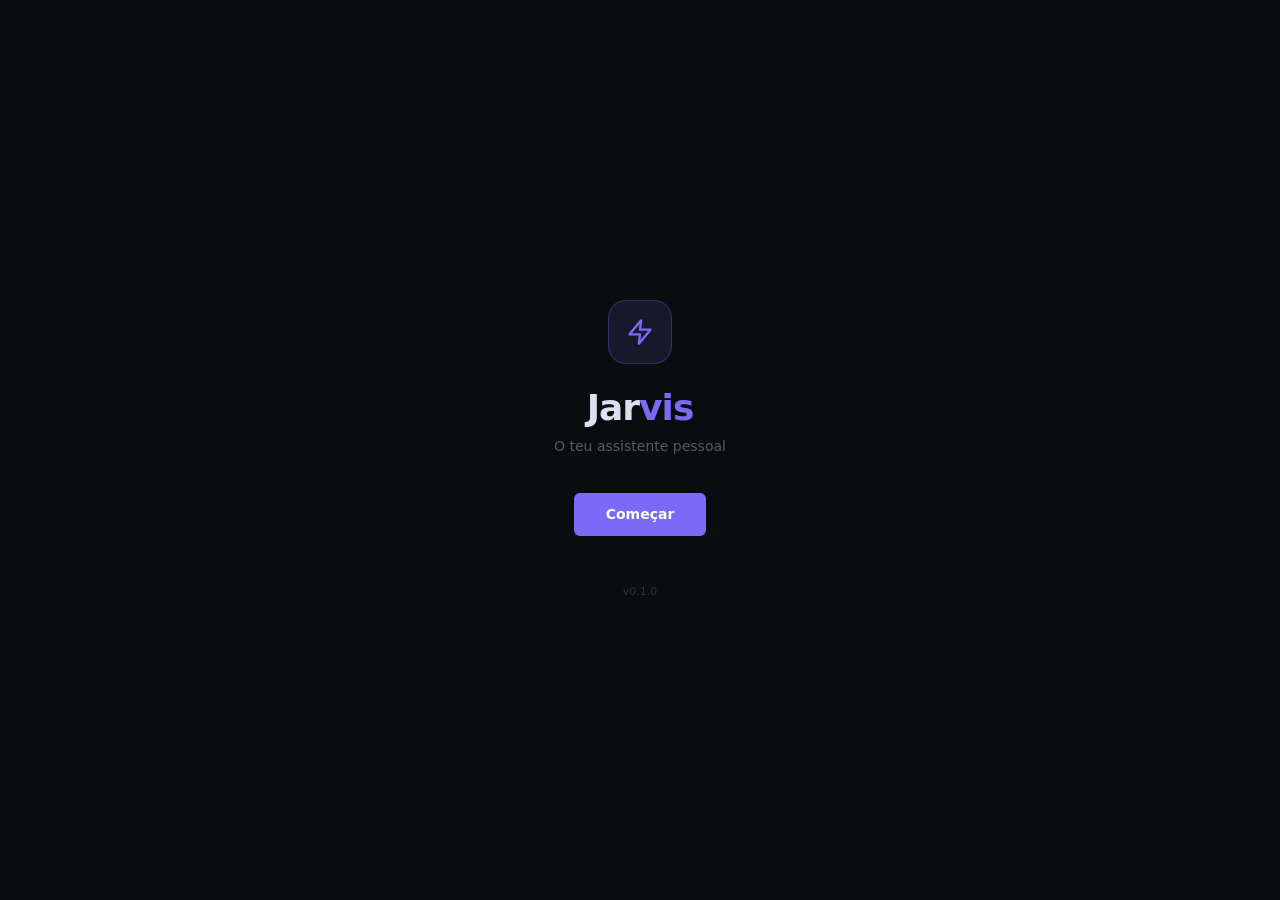
<file: jarvis-desktop-app/src/index.html>
<!DOCTYPE html>
<html lang="pt">
<head>
  <meta charset="UTF-8" />
  <meta name="viewport" content="width=device-width, initial-scale=1.0" />
  <title>Jarvis</title>
  <link rel="stylesheet" href="https://maxcdn.bootstrapcdn.com/bootstrap/3.4.1/css/bootstrap.min.css" />
  <link rel="stylesheet" href="css/styles.css" />
  <link rel="stylesheet" href="css/home.css" />
</head>
<body class="page-home">

<div class="home-wrap">
  <div class="home-icon brand-icon">
    <svg viewBox="0 0 24 24" fill="none" stroke="currentColor" stroke-width="2"
         stroke-linecap="round" stroke-linejoin="round">
      <polygon points="13 2 3 14 12 14 11 22 21 10 12 10 13 2"></polygon>
    </svg>
  </div>

  <h1>Jar<span>vis</span></h1>
  <p class="subtitle">O teu assistente pessoal</p>

  <a class="btn-start" href="login.html">Começar</a>

  <span class="version">v0.1.0</span>
</div>

</body>
</html>
</file>
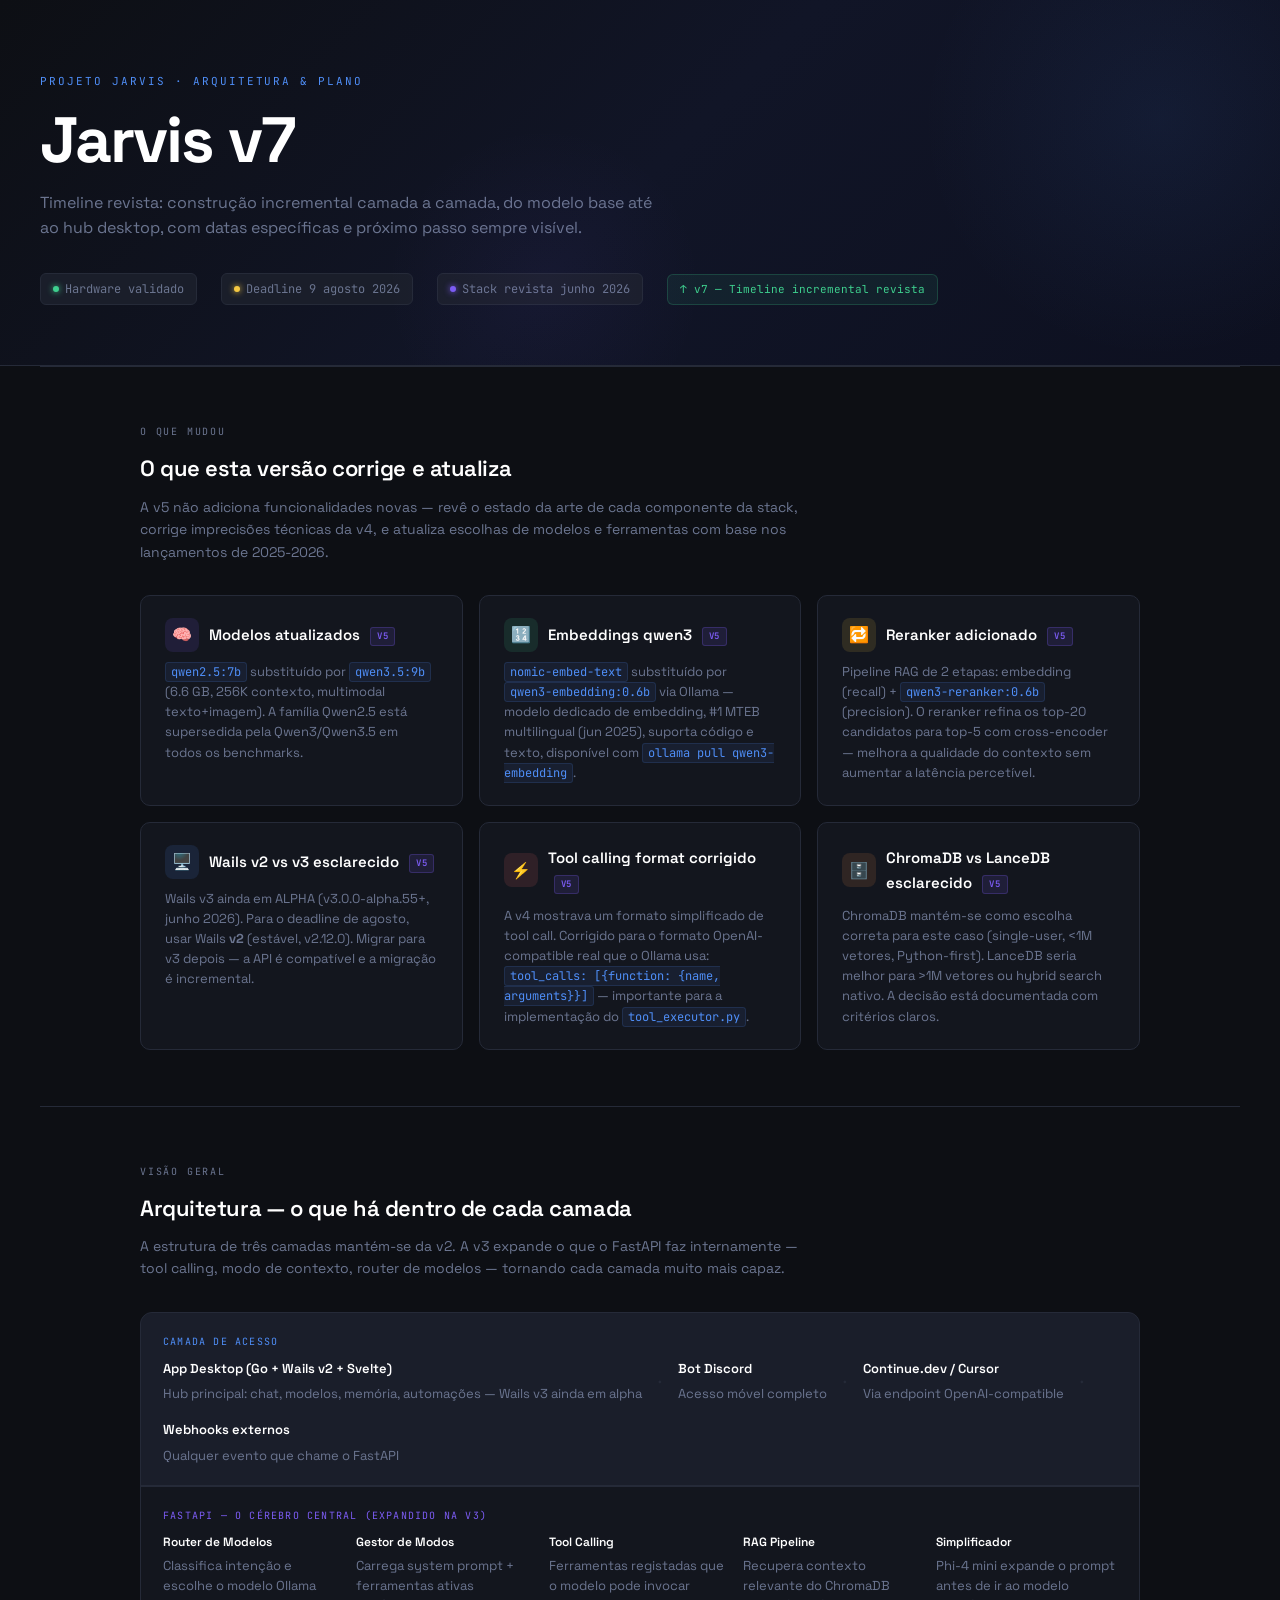
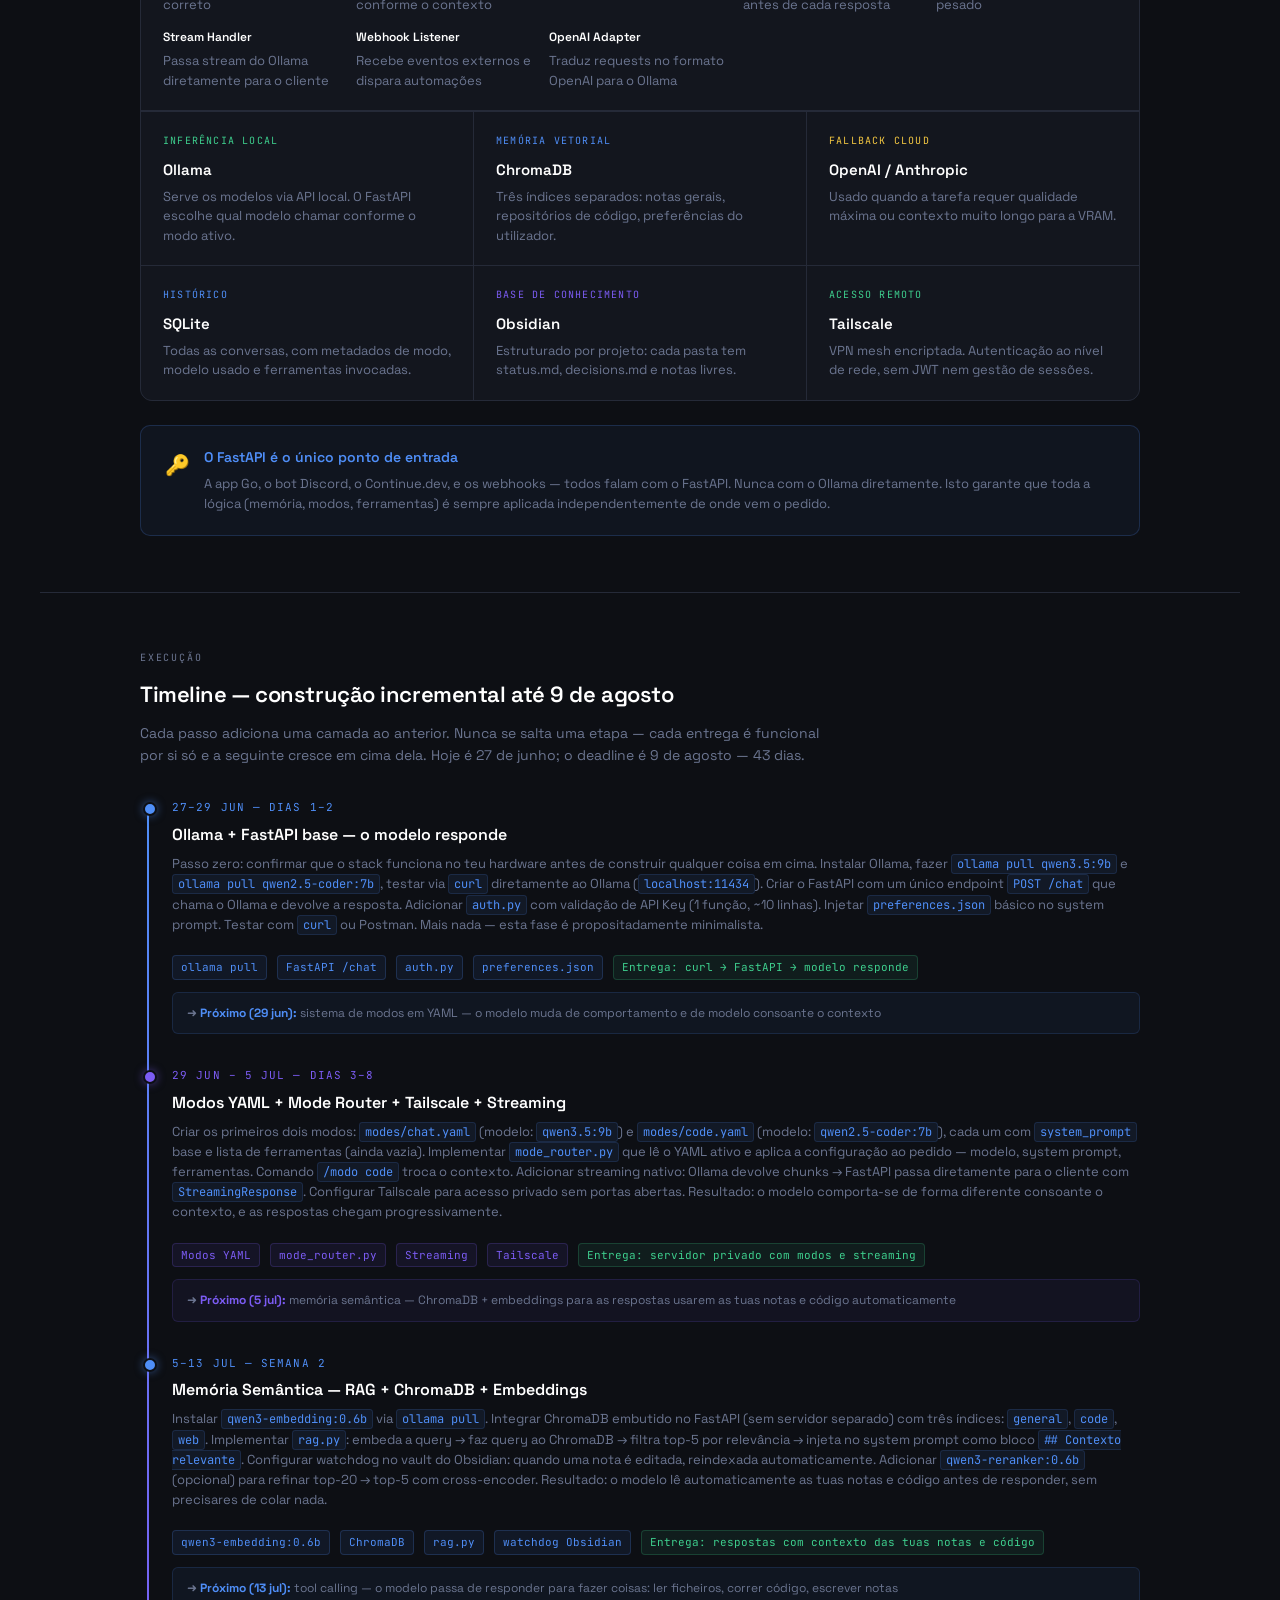
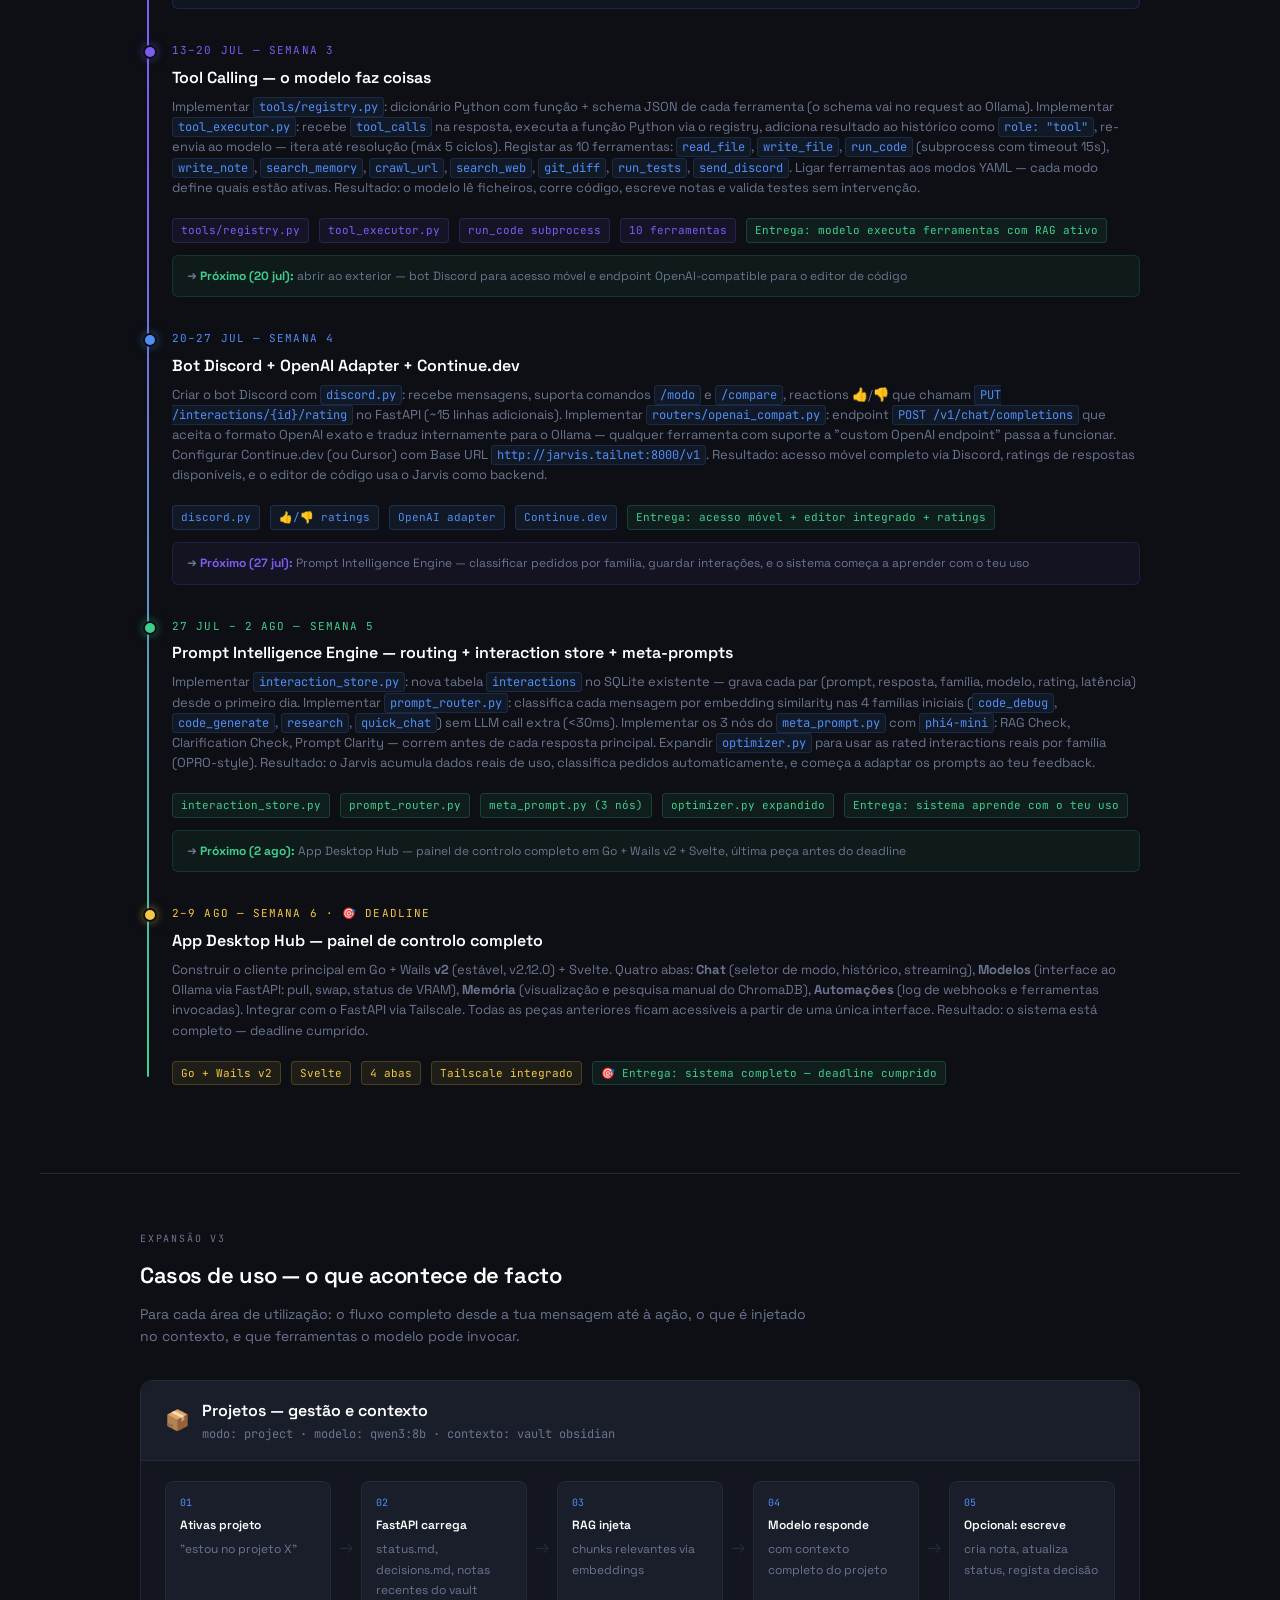
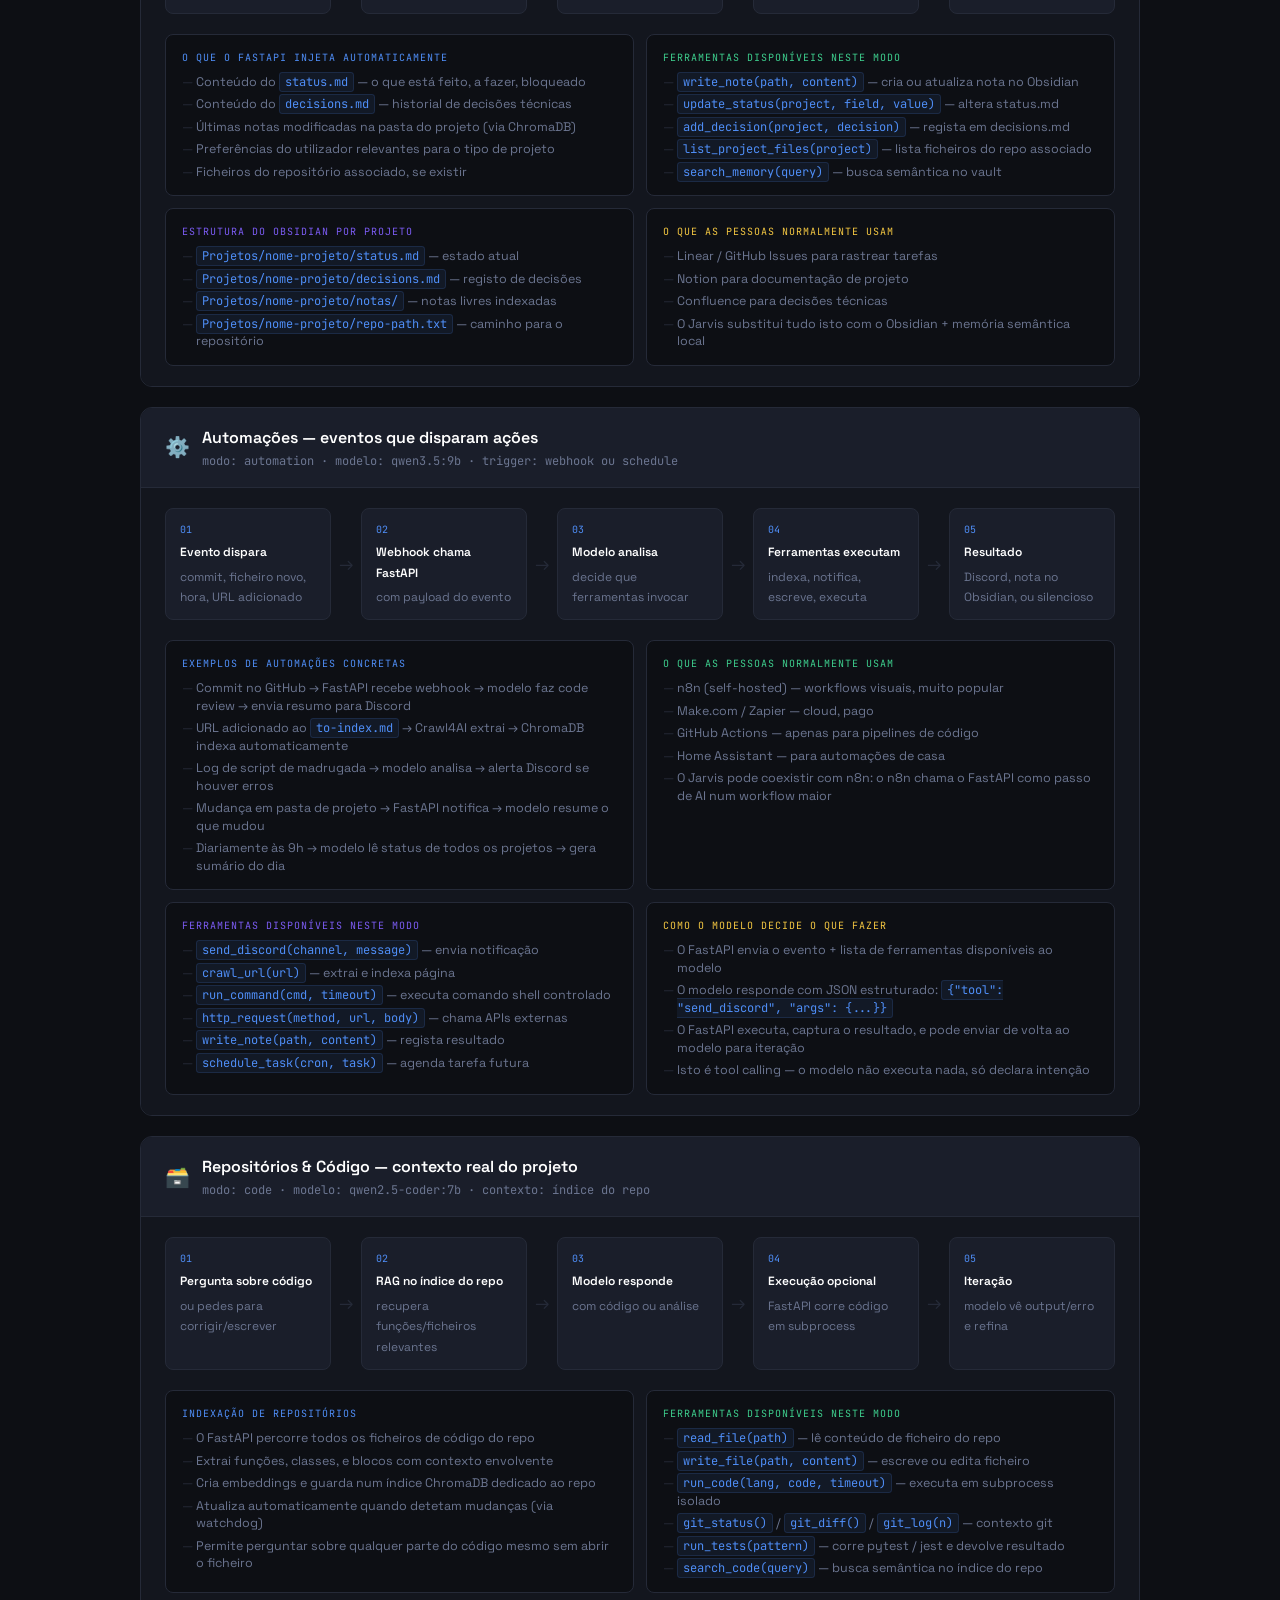
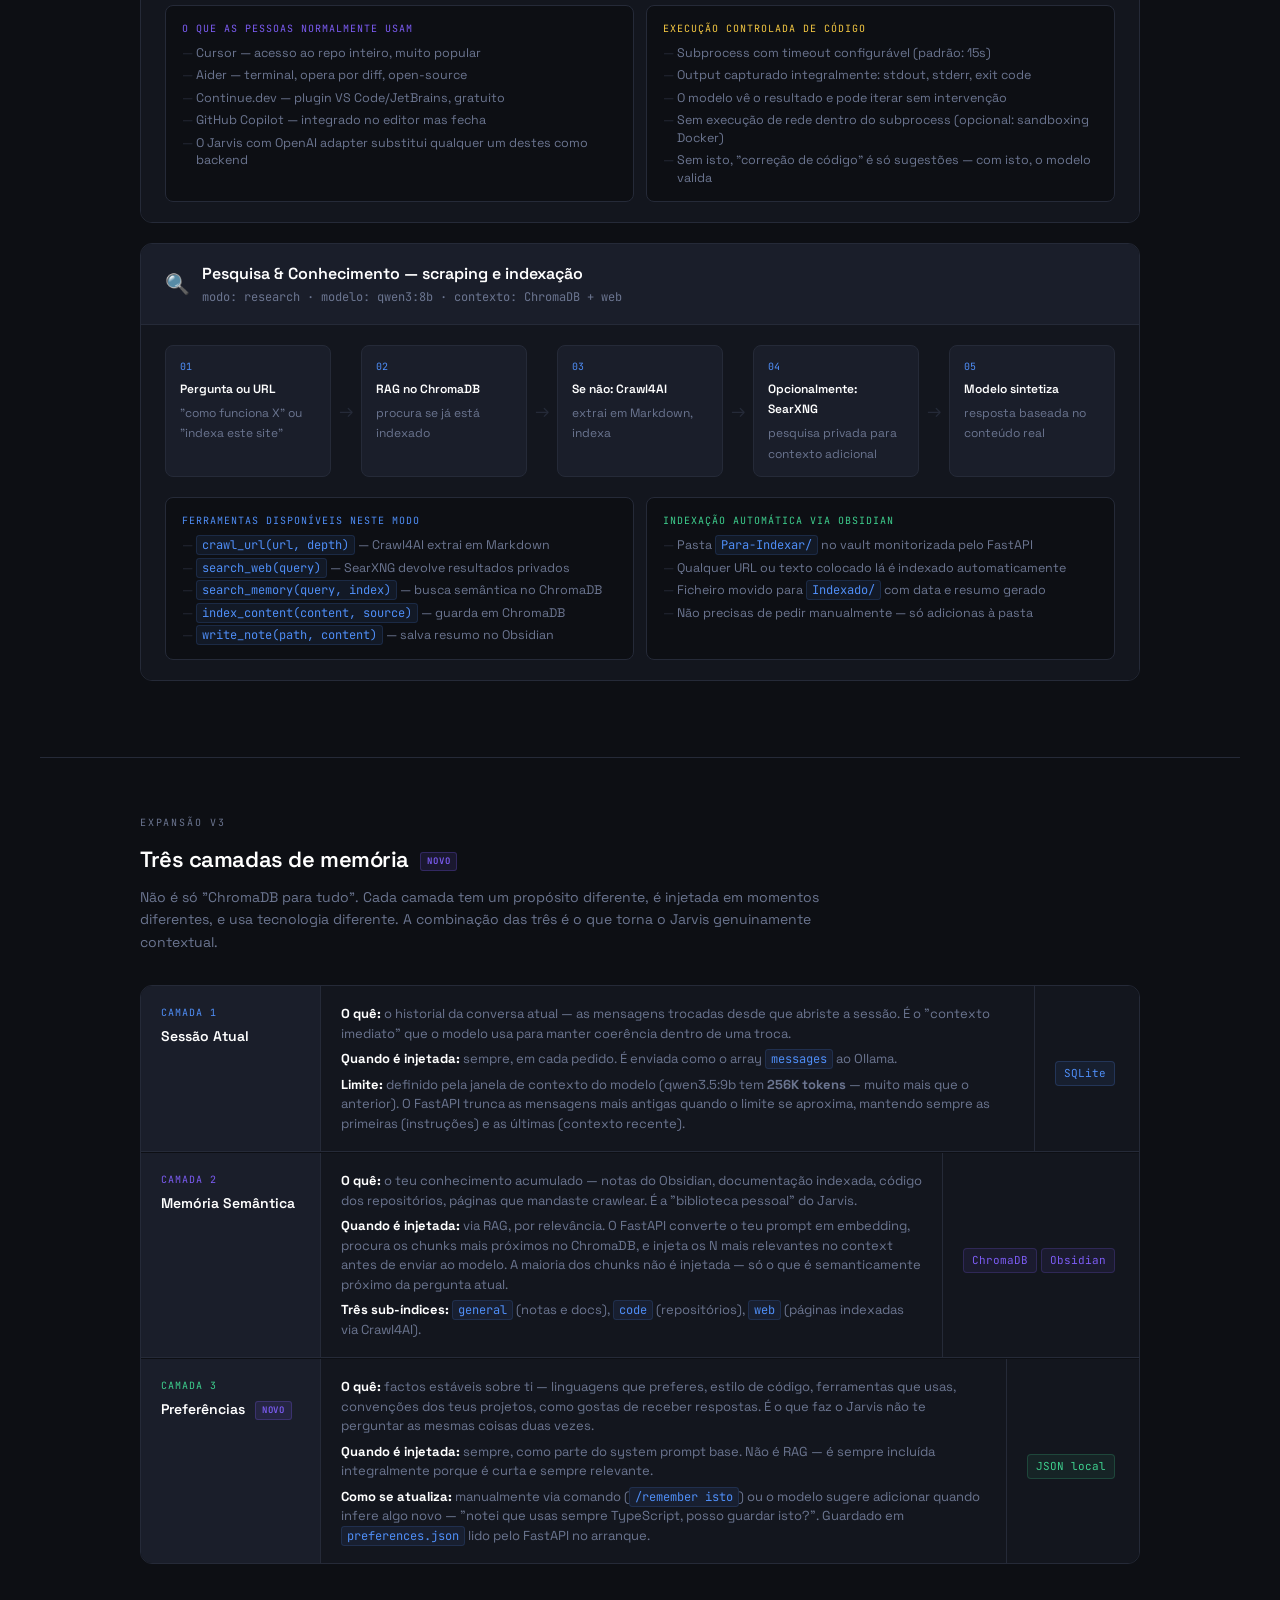
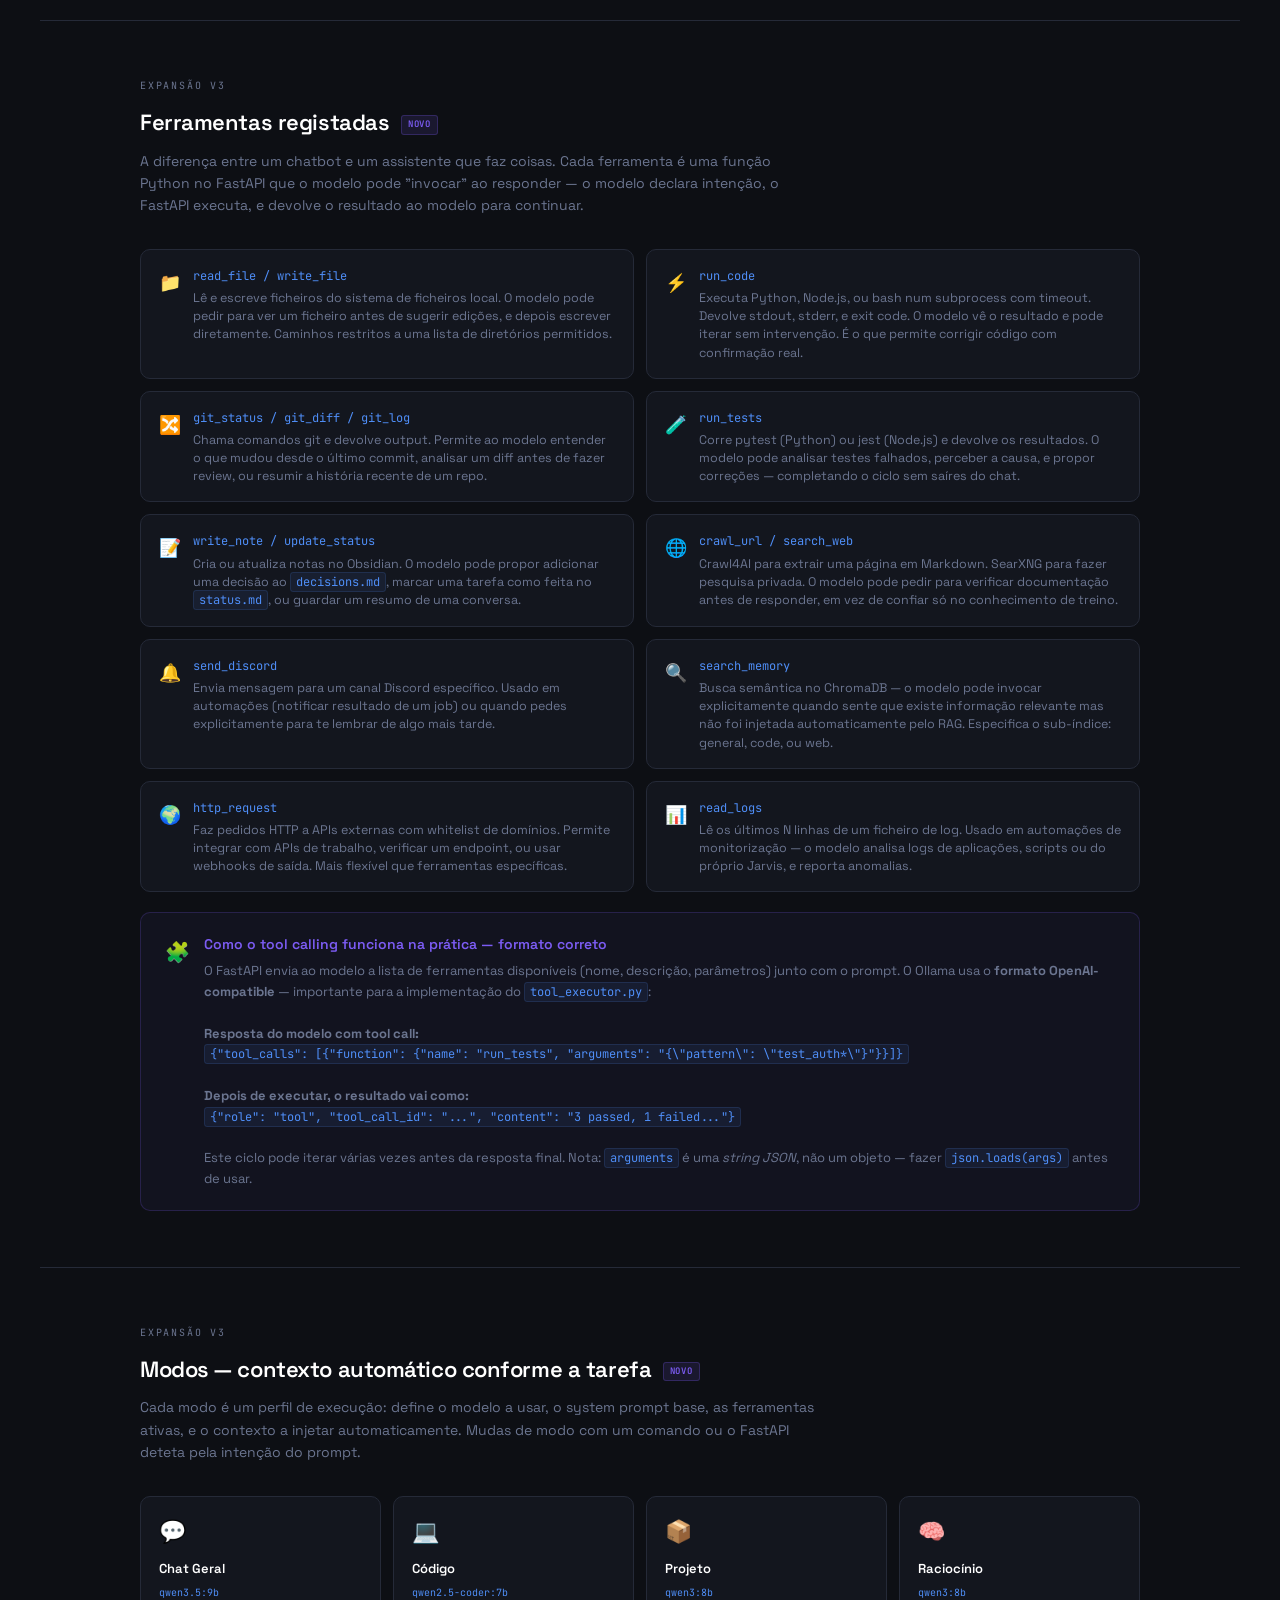
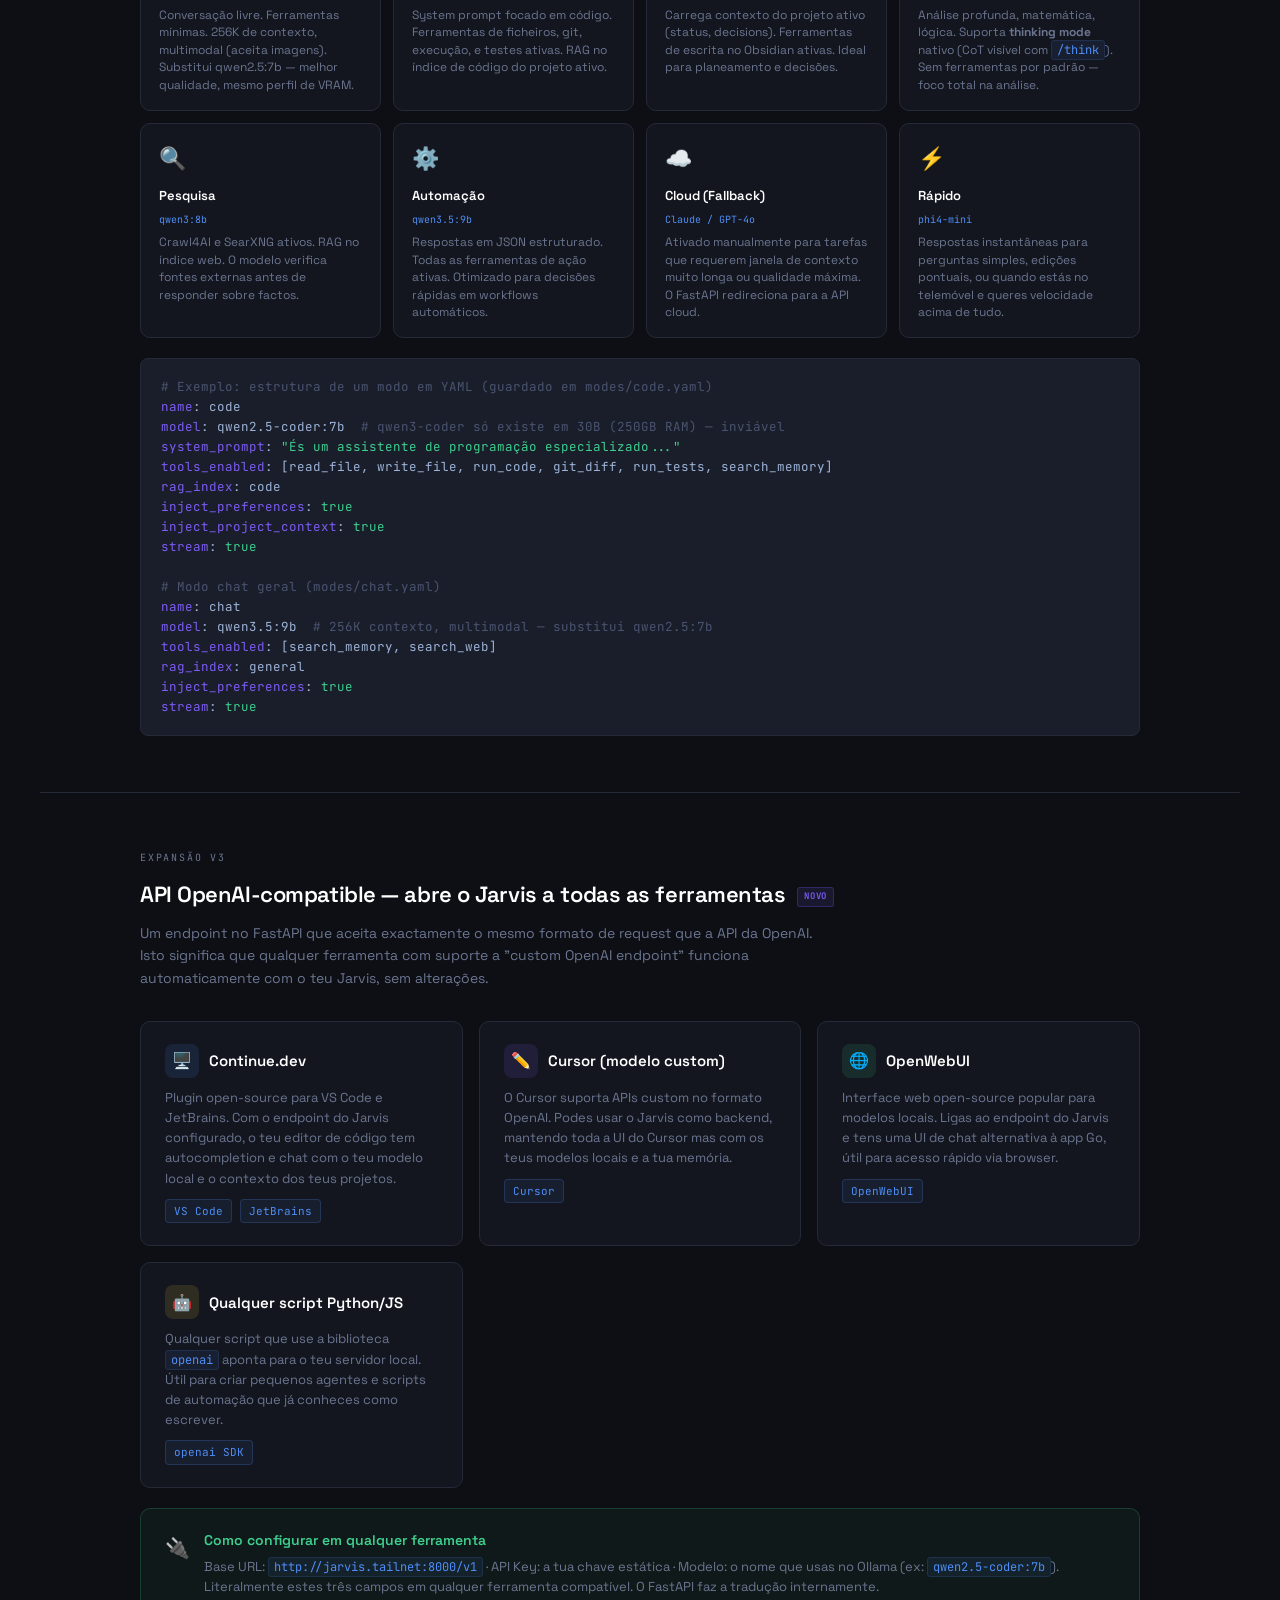
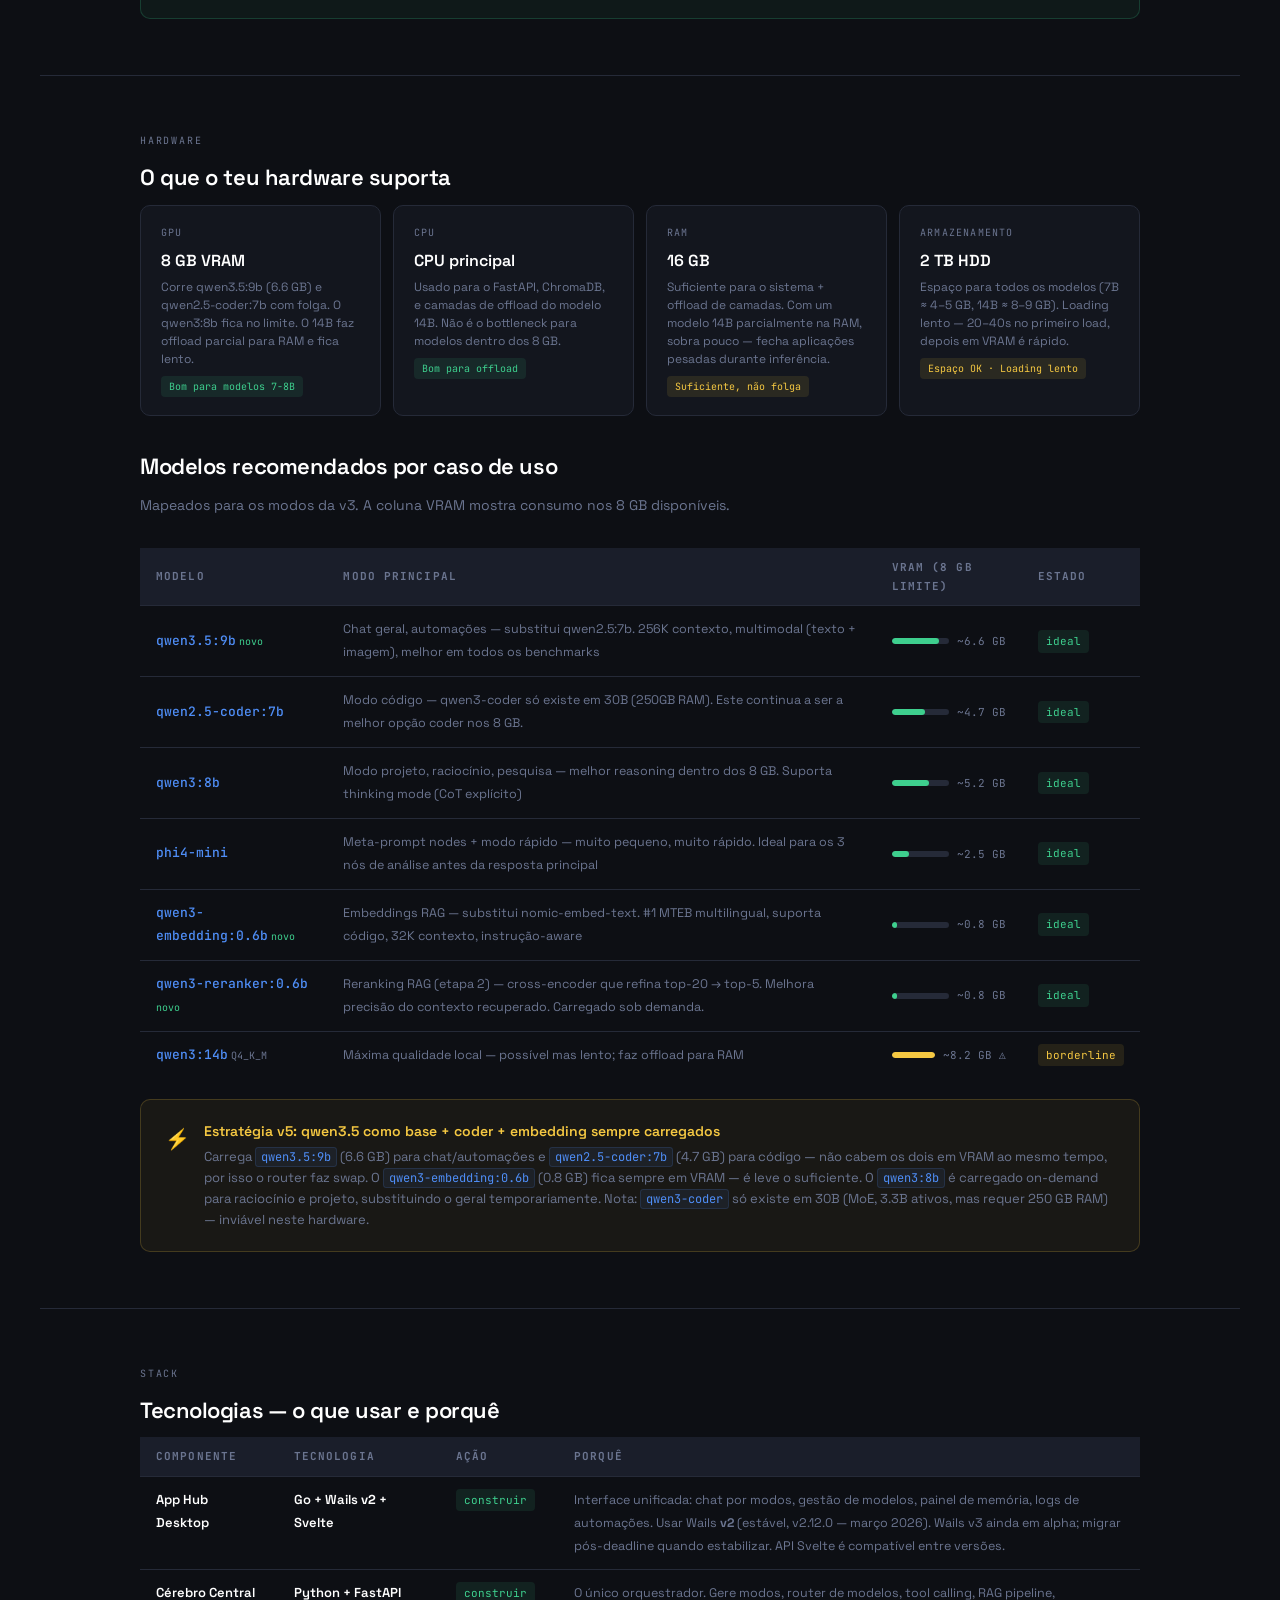
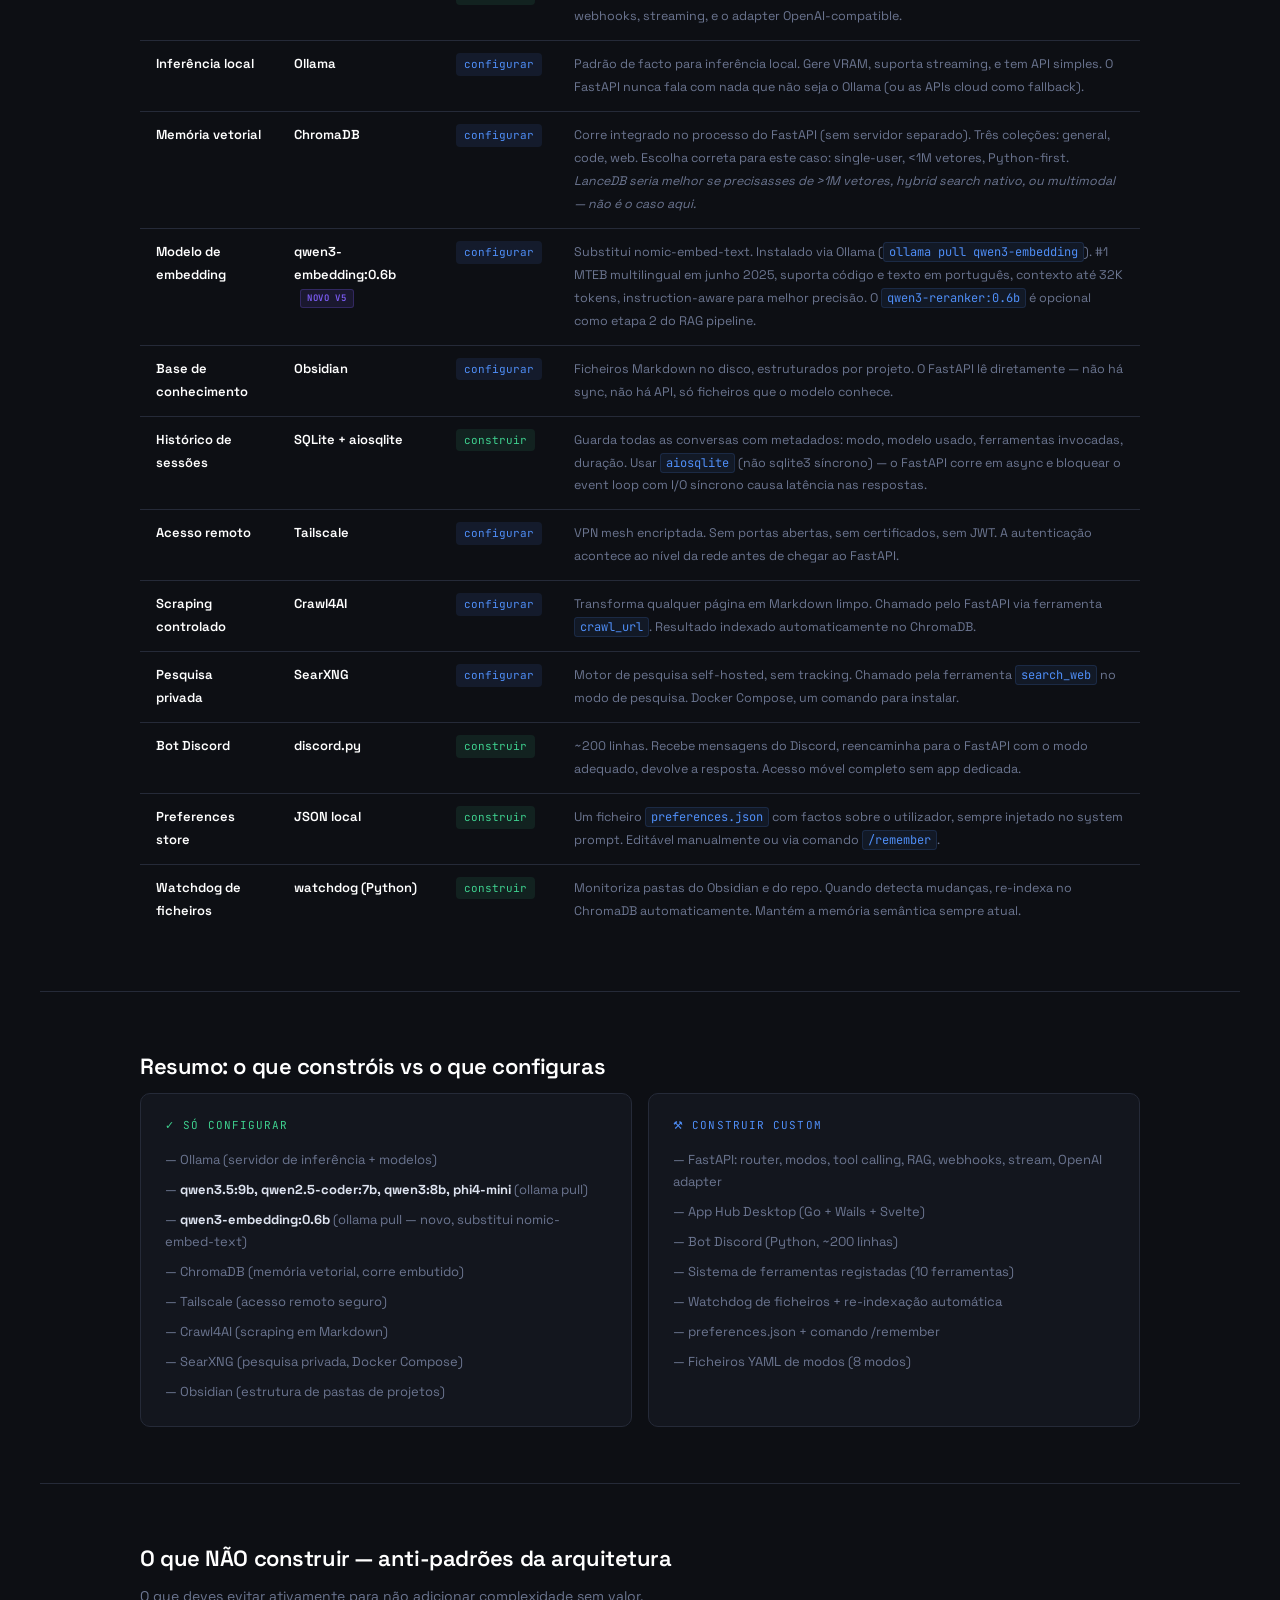
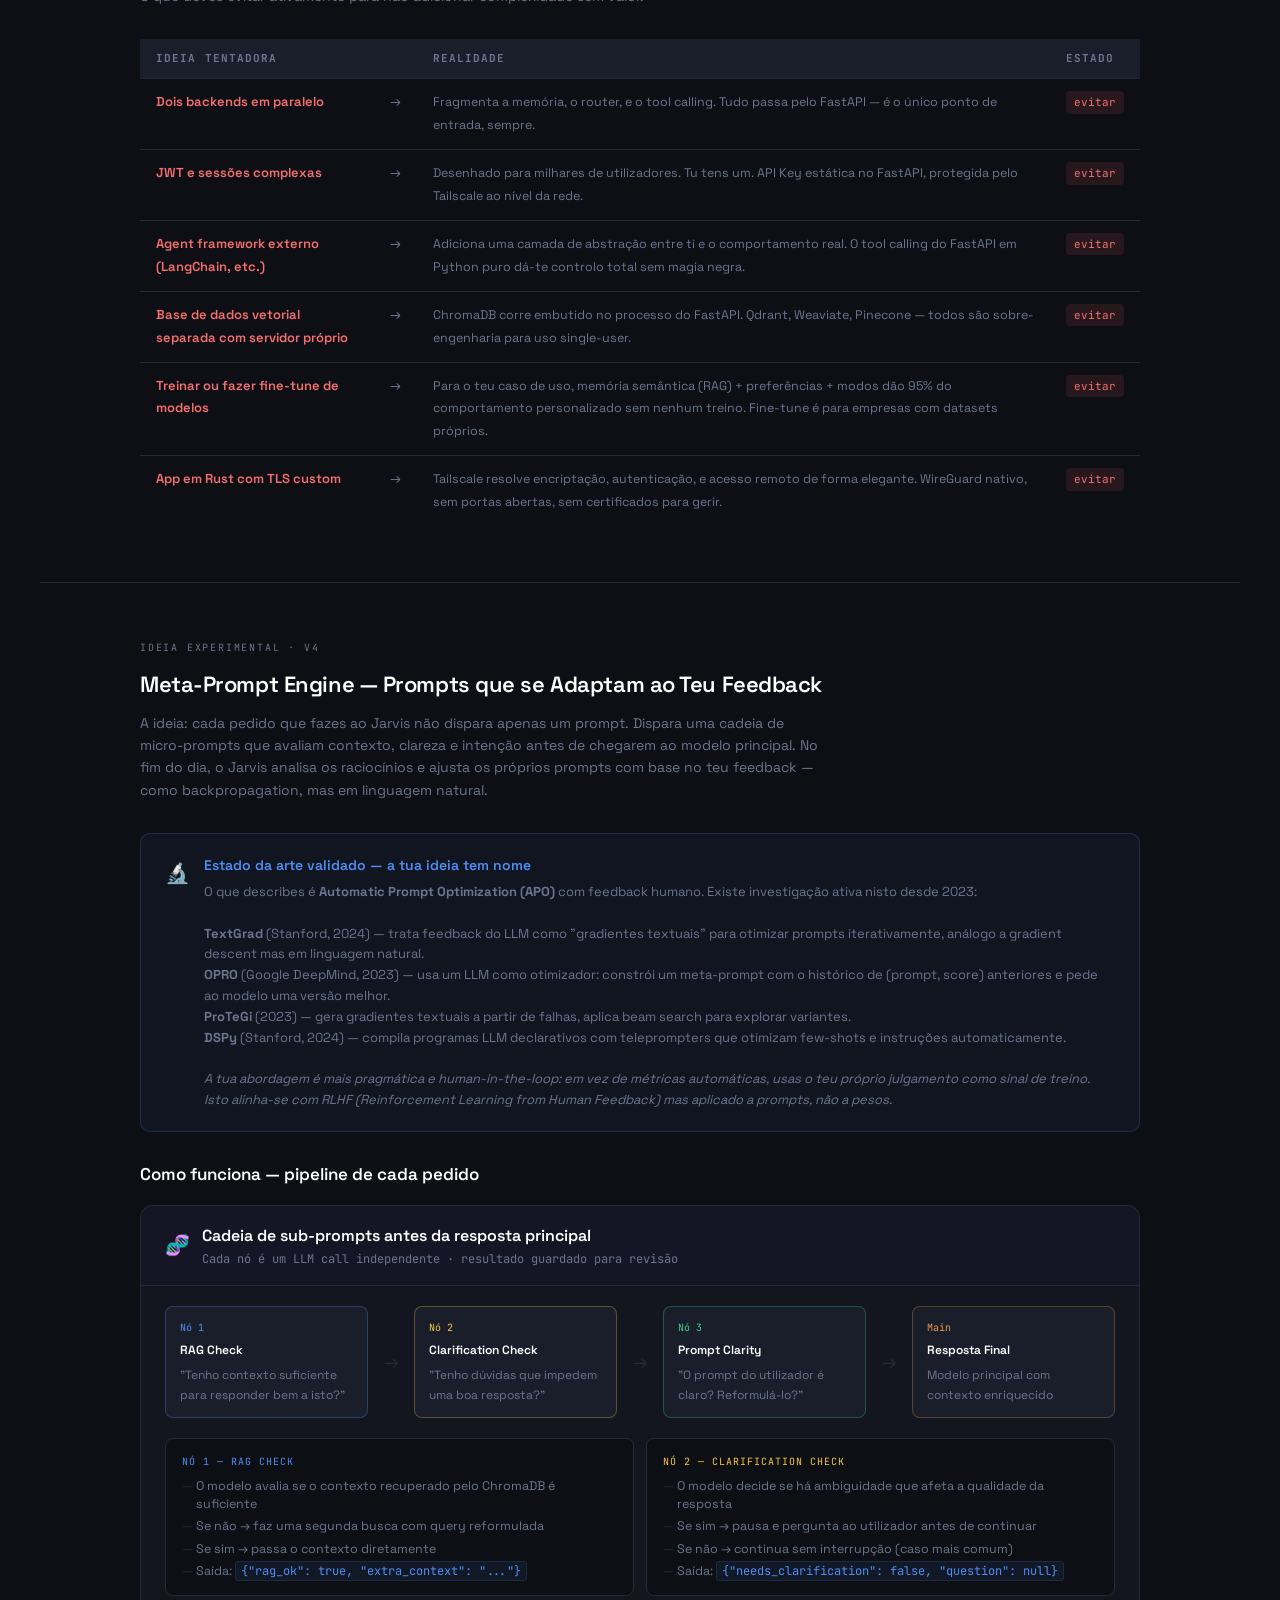
<file: jarvis_v7.html>
<!DOCTYPE html>
<html lang="pt">
<head>
<meta charset="UTF-8">
<meta name="viewport" content="width=device-width, initial-scale=1.0">
<title>Projeto Jarvis — Arquitetura & Plano v7</title>
<style>
  @import url('https://fonts.googleapis.com/css2?family=Space+Grotesk:wght@300;400;500;600;700&family=JetBrains+Mono:wght@400;500&display=swap');

  :root {
    --bg: #0d0f14;
    --surface: #13161e;
    --surface2: #1a1e2a;
    --surface3: #1f2333;
    --border: #252a38;
    --accent: #4f8ef7;
    --accent2: #7c5cf4;
    --green: #3ecf8e;
    --yellow: #f5c842;
    --red: #f76f6f;
    --orange: #f0944d;
    --text: #dde3f0;
    --muted: #6b7590;
    --mono: 'JetBrains Mono', monospace;
    --sans: 'Space Grotesk', sans-serif;
  }

  * { box-sizing: border-box; margin: 0; padding: 0; }

  body {
    background: var(--bg);
    color: var(--text);
    font-family: var(--sans);
    font-size: 15px;
    line-height: 1.7;
  }

  /* ── Hero ── */
  .hero {
    background: linear-gradient(135deg, #0d0f14 0%, #111527 50%, #0d1020 100%);
    border-bottom: 1px solid var(--border);
    padding: 72px 40px 60px;
    position: relative;
    overflow: hidden;
  }
  .hero::before {
    content: '';
    position: absolute;
    top: -120px; right: -120px;
    width: 480px; height: 480px;
    background: radial-gradient(circle, rgba(79,142,247,0.08) 0%, transparent 70%);
    pointer-events: none;
  }
  .hero::after {
    content: '';
    position: absolute;
    bottom: -80px; left: 30%;
    width: 320px; height: 320px;
    background: radial-gradient(circle, rgba(124,92,244,0.05) 0%, transparent 70%);
    pointer-events: none;
  }
  .hero-eyebrow {
    font-family: var(--mono);
    font-size: 11px;
    letter-spacing: 0.18em;
    color: var(--accent);
    text-transform: uppercase;
    margin-bottom: 16px;
  }
  .hero h1 {
    font-size: clamp(36px, 6vw, 64px);
    font-weight: 700;
    letter-spacing: -0.03em;
    line-height: 1.05;
    background: linear-gradient(135deg, #fff 30%, #4f8ef7 100%);
    -webkit-background-clip: text;
    -webkit-text-fill-color: transparent;
    background-clip: text;
    margin-bottom: 16px;
  }
  .hero-sub {
    color: var(--muted);
    font-size: 16px;
    max-width: 620px;
    line-height: 1.6;
  }
  .hero-meta {
    margin-top: 32px;
    display: flex;
    gap: 24px;
    flex-wrap: wrap;
    align-items: center;
  }
  .badge {
    display: inline-flex;
    align-items: center;
    gap: 6px;
    background: var(--surface2);
    border: 1px solid var(--border);
    border-radius: 6px;
    padding: 5px 12px;
    font-size: 12px;
    font-family: var(--mono);
    color: var(--muted);
  }
  .badge .dot {
    width: 6px; height: 6px;
    border-radius: 50%;
    background: var(--green);
    box-shadow: 0 0 6px var(--green);
  }
  .badge .dot.yellow { background: var(--yellow); box-shadow: 0 0 6px var(--yellow); }
  .badge .dot.purple { background: var(--accent2); box-shadow: 0 0 6px var(--accent2); }

  .version-diff {
    display: inline-flex;
    align-items: center;
    gap: 6px;
    font-family: var(--mono);
    font-size: 11px;
    color: var(--green);
    background: rgba(62,207,142,0.08);
    border: 1px solid rgba(62,207,142,0.2);
    border-radius: 6px;
    padding: 5px 12px;
  }

  /* ── Layout ── */
  section { padding: 56px 40px; max-width: 1080px; margin: 0 auto; }

  h2 {
    font-size: 22px;
    font-weight: 600;
    letter-spacing: -0.02em;
    margin-bottom: 8px;
    color: #fff;
  }
  h3 {
    font-size: 15px;
    font-weight: 600;
    color: #fff;
  }
  .section-intro {
    color: var(--muted);
    font-size: 14px;
    margin-bottom: 32px;
    max-width: 680px;
    line-height: 1.6;
  }
  hr.divider {
    border: none;
    border-top: 1px solid var(--border);
    margin: 0 40px;
  }

  /* ── Pills ── */
  .pill {
    display: inline-block;
    font-size: 11px;
    font-family: var(--mono);
    border-radius: 4px;
    padding: 2px 8px;
  }
  .pill.build  { background: rgba(62,207,142,0.1);  color: var(--green); }
  .pill.config { background: rgba(79,142,247,0.1);  color: var(--accent); }
  .pill.skip   { background: rgba(247,111,111,0.1); color: var(--red); }
  .pill.new    { background: rgba(124,92,244,0.12); color: var(--accent2); }
  .pill.warn   { background: rgba(245,200,66,0.1);  color: var(--yellow); }

  .tech-tag {
    display: inline-block;
    margin-top: 10px;
    font-family: var(--mono);
    font-size: 11px;
    color: var(--accent);
    background: rgba(79,142,247,0.08);
    border: 1px solid rgba(79,142,247,0.2);
    border-radius: 4px;
    padding: 2px 8px;
    margin-right: 4px;
  }
  .tech-tag.purple { color: var(--accent2); background: rgba(124,92,244,0.08); border-color: rgba(124,92,244,0.2); }
  .tech-tag.green  { color: var(--green);   background: rgba(62,207,142,0.08); border-color: rgba(62,207,142,0.2); }
  .tech-tag.yellow { color: var(--yellow);  background: rgba(245,200,66,0.08); border-color: rgba(245,200,66,0.2); }
  .tech-tag.orange { color: var(--orange);  background: rgba(240,148,77,0.08); border-color: rgba(240,148,77,0.2); }

  /* ── Cards ── */
  .card {
    background: var(--surface);
    border: 1px solid var(--border);
    border-radius: 10px;
    padding: 22px 24px;
    transition: border-color 0.2s;
  }
  .card:hover { border-color: #303650; }
  .card-header {
    display: flex;
    align-items: center;
    gap: 10px;
    margin-bottom: 10px;
  }
  .icon {
    width: 34px; height: 34px;
    border-radius: 8px;
    display: flex; align-items: center; justify-content: center;
    font-size: 16px;
    flex-shrink: 0;
  }
  .icon.blue   { background: rgba(79,142,247,0.12); }
  .icon.purple { background: rgba(124,92,244,0.12); }
  .icon.green  { background: rgba(62,207,142,0.12); }
  .icon.yellow { background: rgba(245,200,66,0.12); }
  .icon.red    { background: rgba(247,111,111,0.12); }
  .icon.orange { background: rgba(240,148,77,0.12); }
  .card p { font-size: 13px; color: var(--muted); line-height: 1.55; }

  .features {
    display: grid;
    grid-template-columns: repeat(auto-fill, minmax(300px, 1fr));
    gap: 16px;
  }

  /* ── Note box ── */
  .note-box {
    background: rgba(245,200,66,0.05);
    border: 1px solid rgba(245,200,66,0.2);
    border-radius: 10px;
    padding: 20px 24px;
    display: flex;
    gap: 14px;
    align-items: flex-start;
  }
  .note-box.blue {
    background: rgba(79,142,247,0.05);
    border-color: rgba(79,142,247,0.2);
  }
  .note-box.green {
    background: rgba(62,207,142,0.05);
    border-color: rgba(62,207,142,0.2);
  }
  .note-box.purple {
    background: rgba(124,92,244,0.05);
    border-color: rgba(124,92,244,0.2);
  }
  .note-icon { font-size: 20px; flex-shrink: 0; margin-top: 2px; }
  .note-title { font-size: 14px; font-weight: 600; margin-bottom: 4px; }
  .note-title.yellow { color: var(--yellow); }
  .note-title.blue   { color: var(--accent); }
  .note-title.green  { color: var(--green); }
  .note-title.purple { color: var(--accent2); }
  .note-text  { font-size: 13px; color: var(--muted); line-height: 1.6; }

  /* ── Architecture grid ── */
  .arch-grid {
    display: grid;
    grid-template-columns: 1fr 1fr 1fr;
    gap: 1px;
    background: var(--border);
    border: 1px solid var(--border);
    border-radius: 12px;
    overflow: hidden;
    margin-bottom: 24px;
  }
  .arch-cell {
    background: var(--surface);
    padding: 20px 22px;
  }
  .arch-cell.span2 { grid-column: span 2; }
  .arch-cell.span3 { grid-column: span 3; }
  .arch-label {
    font-family: var(--mono);
    font-size: 10px;
    letter-spacing: 0.12em;
    text-transform: uppercase;
    color: var(--accent);
    margin-bottom: 8px;
  }
  .arch-label.purple { color: var(--accent2); }
  .arch-label.green  { color: var(--green); }
  .arch-label.yellow { color: var(--yellow); }
  .arch-label.orange { color: var(--orange); }
  .arch-title {
    font-size: 15px;
    font-weight: 600;
    color: #fff;
    margin-bottom: 4px;
  }
  .arch-desc {
    font-size: 13px;
    color: var(--muted);
    line-height: 1.5;
  }

  /* ── Use Case Flow ── */
  .usecase-block {
    border: 1px solid var(--border);
    border-radius: 12px;
    overflow: hidden;
    margin-bottom: 20px;
  }
  .usecase-header {
    background: var(--surface2);
    padding: 16px 24px;
    display: flex;
    align-items: center;
    gap: 12px;
    border-bottom: 1px solid var(--border);
  }
  .usecase-icon {
    font-size: 20px;
  }
  .usecase-title {
    font-size: 16px;
    font-weight: 600;
    color: #fff;
  }
  .usecase-subtitle {
    font-size: 12px;
    color: var(--muted);
    font-family: var(--mono);
  }
  .usecase-body {
    background: var(--surface);
    padding: 20px 24px;
  }
  .usecase-flow {
    display: flex;
    align-items: stretch;
    gap: 0;
    margin-bottom: 20px;
    overflow-x: auto;
  }
  .flow-step {
    flex: 1;
    min-width: 130px;
    background: var(--surface2);
    border: 1px solid var(--border);
    border-radius: 8px;
    padding: 12px 14px;
    font-size: 12px;
    color: var(--muted);
    position: relative;
  }
  .flow-step-num {
    font-family: var(--mono);
    font-size: 10px;
    color: var(--accent);
    margin-bottom: 4px;
  }
  .flow-step-label {
    font-size: 12px;
    font-weight: 600;
    color: #fff;
    margin-bottom: 4px;
  }
  .flow-arrow {
    display: flex;
    align-items: center;
    padding: 0 8px;
    color: var(--border);
    font-size: 18px;
    flex-shrink: 0;
  }
  .usecase-details {
    display: grid;
    grid-template-columns: 1fr 1fr;
    gap: 12px;
  }
  .detail-box {
    background: var(--bg);
    border: 1px solid var(--border);
    border-radius: 8px;
    padding: 14px 16px;
  }
  .detail-box-label {
    font-family: var(--mono);
    font-size: 10px;
    text-transform: uppercase;
    letter-spacing: 0.1em;
    margin-bottom: 8px;
  }
  .detail-box-label.blue   { color: var(--accent); }
  .detail-box-label.green  { color: var(--green); }
  .detail-box-label.purple { color: var(--accent2); }
  .detail-box-label.yellow { color: var(--yellow); }
  .detail-box ul {
    list-style: none;
    display: flex;
    flex-direction: column;
    gap: 5px;
  }
  .detail-box ul li {
    font-size: 12.5px;
    color: var(--muted);
    padding-left: 14px;
    position: relative;
    line-height: 1.4;
  }
  .detail-box ul li::before {
    content: '—';
    position: absolute;
    left: 0;
    color: var(--border);
  }

  /* ── Memory Layers ── */
  .memory-layers {
    display: flex;
    flex-direction: column;
    gap: 1px;
    border: 1px solid var(--border);
    border-radius: 12px;
    overflow: hidden;
  }
  .mem-layer {
    display: grid;
    grid-template-columns: 180px 1fr auto;
    gap: 0;
    background: var(--surface);
    border-bottom: 1px solid var(--border);
    align-items: stretch;
  }
  .mem-layer:last-child { border-bottom: none; }
  .mem-layer-name {
    padding: 18px 20px;
    border-right: 1px solid var(--border);
    background: var(--surface2);
  }
  .mem-layer-label {
    font-family: var(--mono);
    font-size: 10px;
    text-transform: uppercase;
    letter-spacing: 0.1em;
    margin-bottom: 4px;
  }
  .mem-layer-title {
    font-size: 14px;
    font-weight: 600;
    color: #fff;
  }
  .mem-layer-body {
    padding: 18px 20px;
  }
  .mem-layer-body p {
    font-size: 13px;
    color: var(--muted);
    line-height: 1.5;
    margin-bottom: 6px;
  }
  .mem-layer-body p:last-child { margin-bottom: 0; }
  .mem-layer-tech {
    padding: 18px 20px;
    display: flex;
    align-items: center;
    border-left: 1px solid var(--border);
  }

  /* ── Tool Registry ── */
  .tool-grid {
    display: grid;
    grid-template-columns: 1fr 1fr;
    gap: 12px;
  }
  .tool-card {
    background: var(--surface);
    border: 1px solid var(--border);
    border-radius: 10px;
    padding: 16px 18px;
    display: flex;
    gap: 12px;
    align-items: flex-start;
  }
  .tool-emoji {
    font-size: 18px;
    flex-shrink: 0;
    margin-top: 2px;
  }
  .tool-name {
    font-family: var(--mono);
    font-size: 12px;
    color: var(--accent);
    margin-bottom: 3px;
  }
  .tool-desc {
    font-size: 12.5px;
    color: var(--muted);
    line-height: 1.45;
  }

  /* ── Decision table ── */
  .decision-table {
    width: 100%;
    border-collapse: collapse;
    font-size: 13.5px;
  }
  .decision-table th {
    text-align: left;
    padding: 10px 16px;
    font-size: 11px;
    font-family: var(--mono);
    text-transform: uppercase;
    letter-spacing: 0.1em;
    color: var(--muted);
    border-bottom: 1px solid var(--border);
    background: var(--surface2);
  }
  .decision-table td {
    padding: 12px 16px;
    border-bottom: 1px solid var(--border);
    vertical-align: top;
    color: var(--text);
  }
  .decision-table tr:last-child td { border-bottom: none; }
  .decision-table tr:hover td { background: rgba(255,255,255,0.015); }
  .decision-table .name { font-weight: 600; color: #fff; font-size: 13px; }
  .decision-table .why  { color: var(--muted); font-size: 12.5px; }

  /* ── Hardware ── */
  .hw-grid {
    display: grid;
    grid-template-columns: repeat(auto-fill, minmax(220px, 1fr));
    gap: 12px;
    margin-bottom: 32px;
  }
  .hw-card {
    background: var(--surface);
    border: 1px solid var(--border);
    border-radius: 10px;
    padding: 18px 20px;
  }
  .hw-label {
    font-family: var(--mono);
    font-size: 10px;
    letter-spacing: 0.12em;
    text-transform: uppercase;
    color: var(--muted);
    margin-bottom: 6px;
  }
  .hw-value { font-size: 16px; font-weight: 600; color: #fff; margin-bottom: 4px; }
  .hw-note  { font-size: 12px; color: var(--muted); line-height: 1.5; }
  .hw-status {
    display: inline-block;
    margin-top: 8px;
    font-family: var(--mono);
    font-size: 10px;
    border-radius: 4px;
    padding: 2px 8px;
  }
  .hw-status.ok    { background: rgba(62,207,142,0.1); color: var(--green); }
  .hw-status.warn  { background: rgba(245,200,66,0.1); color: var(--yellow); }
  .hw-status.limit { background: rgba(247,111,111,0.1); color: var(--red); }

  /* ── Model table ── */
  .model-table {
    width: 100%;
    border-collapse: collapse;
    font-size: 13.5px;
    margin-bottom: 20px;
  }
  .model-table th {
    text-align: left;
    padding: 10px 16px;
    font-size: 11px;
    font-family: var(--mono);
    text-transform: uppercase;
    letter-spacing: 0.1em;
    color: var(--muted);
    border-bottom: 1px solid var(--border);
    background: var(--surface2);
  }
  .model-table td {
    padding: 12px 16px;
    border-bottom: 1px solid var(--border);
    vertical-align: middle;
    color: var(--text);
  }
  .model-table tr:last-child td { border-bottom: none; }
  .model-table tr:hover td { background: rgba(255,255,255,0.015); }
  .model-table .mname { font-family: var(--mono); font-size: 13px; font-weight: 500; color: var(--accent); }
  .model-table .muse  { font-size: 12.5px; color: var(--muted); }
  .vram-bar-wrap { display: flex; align-items: center; gap: 8px; }
  .vram-bar { height: 6px; border-radius: 3px; background: var(--border); flex: 1; overflow: hidden; }
  .vram-bar-fill { height: 100%; border-radius: 3px; background: var(--accent); }
  .vram-bar-fill.green  { background: var(--green); }
  .vram-bar-fill.yellow { background: var(--yellow); }
  .vram-num { font-family: var(--mono); font-size: 11px; color: var(--muted); white-space: nowrap; }

  /* ── Modes grid ── */
  .modes-grid {
    display: grid;
    grid-template-columns: repeat(auto-fill, minmax(200px, 1fr));
    gap: 12px;
  }
  .mode-card {
    background: var(--surface);
    border: 1px solid var(--border);
    border-radius: 10px;
    padding: 16px 18px;
    transition: border-color 0.2s;
  }
  .mode-card:hover { border-color: #303650; }
  .mode-emoji { font-size: 22px; margin-bottom: 8px; }
  .mode-name { font-size: 13px; font-weight: 600; color: #fff; margin-bottom: 4px; }
  .mode-model {
    font-family: var(--mono);
    font-size: 10px;
    color: var(--accent);
    margin-bottom: 6px;
  }
  .mode-desc { font-size: 12px; color: var(--muted); line-height: 1.45; }

  /* ── Skip table ── */
  .skip-table {
    width: 100%;
    border-collapse: collapse;
    font-size: 13.5px;
  }
  .skip-table th {
    text-align: left;
    padding: 10px 16px;
    font-size: 11px;
    font-family: var(--mono);
    text-transform: uppercase;
    letter-spacing: 0.1em;
    color: var(--muted);
    border-bottom: 1px solid var(--border);
    background: var(--surface2);
  }
  .skip-table td {
    padding: 12px 16px;
    border-bottom: 1px solid var(--border);
    vertical-align: top;
    color: var(--text);
  }
  .skip-table tr:last-child td { border-bottom: none; }
  .skip-table .idea { font-weight: 600; color: var(--red); font-size: 13px; }
  .skip-table .arrow { color: var(--muted); }
  .skip-table .why { color: var(--muted); font-size: 12.5px; }

  /* ── Timeline ── */
  .timeline { position: relative; padding-left: 32px; }
  .timeline::before {
    content: '';
    position: absolute;
    left: 7px; top: 8px; bottom: 8px;
    width: 2px;
    background: linear-gradient(to bottom, var(--accent), var(--accent2), var(--green));
    border-radius: 2px;
  }
  .tl-item { position: relative; margin-bottom: 32px; }
  .tl-dot {
    position: absolute;
    left: -29px; top: 4px;
    width: 14px; height: 14px;
    border-radius: 50%;
    background: var(--accent);
    border: 2px solid var(--bg);
    box-shadow: 0 0 8px rgba(79,142,247,0.5);
  }
  .tl-dot.purple { background: var(--accent2); box-shadow: 0 0 8px rgba(124,92,244,0.5); }
  .tl-dot.green  { background: var(--green);   box-shadow: 0 0 8px rgba(62,207,142,0.5); }
  .tl-dot.orange { background: var(--orange);  box-shadow: 0 0 8px rgba(240,148,77,0.5); }
  .tl-week {
    font-family: var(--mono);
    font-size: 11px;
    color: var(--accent);
    text-transform: uppercase;
    letter-spacing: 0.1em;
    margin-bottom: 4px;
  }
  .tl-week.purple { color: var(--accent2); }
  .tl-week.green  { color: var(--green); }
  .tl-week.orange { color: var(--orange); }
  .tl-title { font-size: 16px; font-weight: 600; color: #fff; margin-bottom: 6px; }
  .tl-body  { font-size: 13px; color: var(--muted); line-height: 1.55; }
  .tl-tasks { margin-top: 10px; display: flex; flex-wrap: wrap; gap: 6px; }

  /* ── Build vs Config ── */
  .two-col { display: grid; grid-template-columns: 1fr 1fr; gap: 16px; }

  /* ── Code block ── */
  pre {
    background: var(--surface2);
    border: 1px solid var(--border);
    border-radius: 8px;
    padding: 18px 20px;
    font-family: var(--mono);
    font-size: 12.5px;
    line-height: 1.6;
    color: #9db4d8;
    overflow-x: auto;
    margin-top: 16px;
  }
  pre .c  { color: #4a5470; }
  pre .k  { color: var(--accent2); }
  pre .s  { color: var(--green); }
  pre .n  { color: var(--accent); }

  /* ── Inline code ── */
  code {
    font-family: var(--mono);
    font-size: 12px;
    color: var(--accent);
    background: rgba(79,142,247,0.08);
    border: 1px solid rgba(79,142,247,0.15);
    border-radius: 3px;
    padding: 1px 5px;
  }

  /* ── New badge ── */
  .new-badge {
    display: inline-block;
    font-family: var(--mono);
    font-size: 9px;
    letter-spacing: 0.08em;
    text-transform: uppercase;
    color: var(--accent2);
    background: rgba(124,92,244,0.12);
    border: 1px solid rgba(124,92,244,0.25);
    border-radius: 3px;
    padding: 1px 6px;
    vertical-align: middle;
    margin-left: 6px;
  }

  /* ── Section label ── */
  .section-label {
    font-family: var(--mono);
    font-size: 10px;
    letter-spacing: 0.18em;
    text-transform: uppercase;
    color: var(--muted);
    margin-bottom: 10px;
  }

  /* ── Footer ── */
  footer {
    text-align: center;
    padding: 32px 40px;
    color: var(--muted);
    font-family: var(--mono);
    font-size: 11px;
    border-top: 1px solid var(--border);
    letter-spacing: 0.05em;
  }

  /* ── Pipeline steps ── */
  .pipeline {
    display: flex;
    align-items: stretch;
    gap: 0;
    margin: 24px 0;
    overflow-x: auto;
  }
  .pipe-step {
    flex: 1;
    min-width: 140px;
    background: var(--surface);
    border: 1px solid var(--border);
    border-radius: 0;
    padding: 16px 16px;
    position: relative;
  }
  .pipe-step:first-child { border-radius: 10px 0 0 10px; }
  .pipe-step:last-child  { border-radius: 0 10px 10px 0; }
  .pipe-step.highlight { background: rgba(79,142,247,0.06); border-color: rgba(79,142,247,0.3); }
  .pipe-step.highlight.purple { background: rgba(124,92,244,0.06); border-color: rgba(124,92,244,0.3); }
  .pipe-step.highlight.green  { background: rgba(62,207,142,0.06); border-color: rgba(62,207,142,0.3); }
  .pipe-step.highlight.orange { background: rgba(240,148,77,0.06); border-color: rgba(240,148,77,0.3); }
  .pipe-num {
    font-family: var(--mono);
    font-size: 10px;
    letter-spacing: 0.1em;
    color: var(--accent);
    margin-bottom: 6px;
  }
  .pipe-num.purple { color: var(--accent2); }
  .pipe-num.green  { color: var(--green); }
  .pipe-num.orange { color: var(--orange); }
  .pipe-title { font-size: 13px; font-weight: 600; color: #fff; margin-bottom: 4px; }
  .pipe-desc  { font-size: 11.5px; color: var(--muted); line-height: 1.45; }
  .pipe-tag   { display: inline-block; margin-top: 8px; font-family: var(--mono); font-size: 10px; color: var(--accent); background: rgba(79,142,247,0.08); border: 1px solid rgba(79,142,247,0.15); border-radius: 3px; padding: 1px 6px; }
  .pipe-tag.purple { color: var(--accent2); background: rgba(124,92,244,0.08); border-color: rgba(124,92,244,0.2); }
  .pipe-tag.green  { color: var(--green); background: rgba(62,207,142,0.08); border-color: rgba(62,207,142,0.2); }
  .pipe-tag.orange { color: var(--orange); background: rgba(240,148,77,0.08); border-color: rgba(240,148,77,0.2); }
  .pipe-arrow {
    display: flex; align-items: center;
    padding: 0 10px;
    color: var(--muted);
    font-size: 16px;
    flex-shrink: 0;
    background: var(--surface);
    border-top: 1px solid var(--border);
    border-bottom: 1px solid var(--border);
  }

  /* ── Family grid ── */
  .family-grid {
    display: grid;
    grid-template-columns: repeat(auto-fill, minmax(270px, 1fr));
    gap: 10px;
    margin-bottom: 24px;
  }
  .family-card {
    background: var(--surface);
    border: 1px solid var(--border);
    border-radius: 8px;
    padding: 14px 16px;
    display: grid;
    grid-template-columns: auto 1fr;
    gap: 12px;
    align-items: flex-start;
  }
  .family-emoji { font-size: 20px; margin-top: 1px; }
  .family-name { font-family: var(--mono); font-size: 12px; color: var(--accent); margin-bottom: 3px; }
  .family-desc { font-size: 12px; color: var(--muted); line-height: 1.45; margin-bottom: 6px; }
  .family-examples { font-size: 11px; color: #4a5470; font-style: italic; line-height: 1.4; }

  /* ── Schema box ── */
  .schema-box {
    background: var(--bg);
    border: 1px solid var(--border);
    border-radius: 10px;
    overflow: hidden;
    margin-bottom: 20px;
  }
  .schema-header {
    background: var(--surface2);
    padding: 10px 18px;
    display: flex;
    align-items: center;
    gap: 10px;
    border-bottom: 1px solid var(--border);
  }
  .schema-title { font-family: var(--mono); font-size: 12px; color: var(--accent); }
  .schema-body {
    padding: 0;
  }
  .schema-row {
    display: grid;
    grid-template-columns: 200px 80px 1fr;
    gap: 0;
    border-bottom: 1px solid var(--border);
    font-size: 12.5px;
  }
  .schema-row:last-child { border-bottom: none; }
  .schema-field { font-family: var(--mono); font-size: 11.5px; color: var(--accent); padding: 10px 18px; border-right: 1px solid var(--border); white-space: nowrap; }
  .schema-type  { font-family: var(--mono); font-size: 10px; color: var(--accent2); padding: 10px 14px; border-right: 1px solid var(--border); white-space: nowrap; align-self: center; }
  .schema-desc  { font-size: 12px; color: var(--muted); padding: 10px 16px; line-height: 1.4; }
  .schema-row.important .schema-field { color: var(--green); }
  .schema-row.new .schema-field { color: var(--yellow); }

  /* ── Compare flow ── */
  .compare-flow {
    display: grid;
    grid-template-columns: 1fr auto 1fr auto 1fr;
    gap: 0;
    align-items: center;
    background: var(--surface);
    border: 1px solid var(--border);
    border-radius: 10px;
    overflow: hidden;
    margin-bottom: 20px;
  }
  .cf-col { padding: 20px 18px; }
  .cf-sep { width: 1px; background: var(--border); align-self: stretch; }
  .cf-arrow { padding: 0 14px; color: var(--muted); font-size: 20px; text-align: center; }
  .cf-label { font-family: var(--mono); font-size: 10px; text-transform: uppercase; letter-spacing: 0.1em; color: var(--muted); margin-bottom: 6px; }
  .cf-title { font-size: 14px; font-weight: 600; color: #fff; margin-bottom: 6px; }
  .cf-body  { font-size: 12px; color: var(--muted); line-height: 1.5; }

  /* ── Priority table ── */
  .priority-list {
    display: flex;
    flex-direction: column;
    gap: 1px;
    background: var(--border);
    border: 1px solid var(--border);
    border-radius: 10px;
    overflow: hidden;
  }
  .priority-row {
    display: grid;
    grid-template-columns: 32px 180px 1fr auto;
    align-items: center;
    background: var(--surface);
    gap: 0;
    padding: 14px 18px;
    gap: 16px;
  }
  .priority-num {
    font-family: var(--mono);
    font-size: 13px;
    font-weight: 600;
    color: var(--accent);
    width: 28px;
    height: 28px;
    background: rgba(79,142,247,0.1);
    border: 1px solid rgba(79,142,247,0.2);
    border-radius: 6px;
    display: flex;
    align-items: center;
    justify-content: center;
    flex-shrink: 0;
  }
  .priority-num.purple { color: var(--accent2); background: rgba(124,92,244,0.1); border-color: rgba(124,92,244,0.2); }
  .priority-num.orange { color: var(--orange); background: rgba(240,148,77,0.1); border-color: rgba(240,148,77,0.2); }
  .priority-title { font-size: 13px; font-weight: 600; color: #fff; }
  .priority-desc  { font-size: 12.5px; color: var(--muted); line-height: 1.45; }
  .priority-effort { font-family: var(--mono); font-size: 10px; white-space: nowrap; }

  @media (max-width: 720px) {
    .pipeline { flex-direction: column; }
    .pipe-arrow { display: none; }
    .pipe-step:first-child, .pipe-step:last-child { border-radius: 10px; }
    .compare-flow { grid-template-columns: 1fr; }
    .cf-sep { display: none; }
    .schema-row { grid-template-columns: 1fr; }
    .schema-field, .schema-type { border-right: none; border-bottom: 1px solid var(--border); }
    .priority-row { grid-template-columns: 32px 1fr; }
    .priority-effort { display: none; }
    .family-grid { grid-template-columns: 1fr; }
  }
</style>
</head>
<body>

<!-- ════ HERO ════ -->
<div class="hero">
  <div class="hero-eyebrow">Projeto Jarvis · Arquitetura & Plano</div>
  <h1>Jarvis v7</h1>
  <p class="hero-sub">Timeline revista: construção incremental camada a camada, do modelo base até ao hub desktop, com datas específicas e próximo passo sempre visível.</p>
  <div class="hero-meta">
    <span class="badge"><span class="dot"></span> Hardware validado</span>
    <span class="badge"><span class="dot yellow"></span> Deadline 9 agosto 2026</span>
    <span class="badge"><span class="dot purple"></span> Stack revista junho 2026</span>
    <span class="version-diff">↑ v7 — Timeline incremental revista</span>
  </div>
</div>

<hr class="divider">

<!-- ════ DIFERENÇAS V4 → V5 ════ -->
<section>
  <div class="section-label">O que mudou</div>
  <h2>O que esta versão corrige e atualiza</h2>
  <p class="section-intro">A v5 não adiciona funcionalidades novas — revê o estado da arte de cada componente da stack, corrige imprecisões técnicas da v4, e atualiza escolhas de modelos e ferramentas com base nos lançamentos de 2025-2026.</p>

  <div class="features">
    <div class="card">
      <div class="card-header"><div class="icon purple">🧠</div><h3>Modelos atualizados <span class="new-badge">v5</span></h3></div>
      <p><code>qwen2.5:7b</code> substituído por <code>qwen3.5:9b</code> (6.6 GB, 256K contexto, multimodal texto+imagem). A família Qwen2.5 está supersedida pela Qwen3/Qwen3.5 em todos os benchmarks.</p>
    </div>
    <div class="card">
      <div class="card-header"><div class="icon green">🔢</div><h3>Embeddings qwen3 <span class="new-badge">v5</span></h3></div>
      <p><code>nomic-embed-text</code> substituído por <code>qwen3-embedding:0.6b</code> via Ollama — modelo dedicado de embedding, #1 MTEB multilingual (jun 2025), suporta código e texto, disponível com <code>ollama pull qwen3-embedding</code>.</p>
    </div>
    <div class="card">
      <div class="card-header"><div class="icon yellow">🔁</div><h3>Reranker adicionado <span class="new-badge">v5</span></h3></div>
      <p>Pipeline RAG de 2 etapas: embedding (recall) + <code>qwen3-reranker:0.6b</code> (precision). O reranker refina os top-20 candidatos para top-5 com cross-encoder — melhora a qualidade do contexto sem aumentar a latência percetível.</p>
    </div>
    <div class="card">
      <div class="card-header"><div class="icon blue">🖥️</div><h3>Wails v2 vs v3 esclarecido <span class="new-badge">v5</span></h3></div>
      <p>Wails v3 ainda em ALPHA (v3.0.0-alpha.55+, junho 2026). Para o deadline de agosto, usar Wails <strong>v2</strong> (estável, v2.12.0). Migrar para v3 depois — a API é compatível e a migração é incremental.</p>
    </div>
    <div class="card">
      <div class="card-header"><div class="icon red">⚡</div><h3>Tool calling format corrigido <span class="new-badge">v5</span></h3></div>
      <p>A v4 mostrava um formato simplificado de tool call. Corrigido para o formato OpenAI-compatible real que o Ollama usa: <code>tool_calls: [{function: {name, arguments}}]</code> — importante para a implementação do <code>tool_executor.py</code>.</p>
    </div>
    <div class="card">
      <div class="card-header"><div class="icon orange">🗄️</div><h3>ChromaDB vs LanceDB esclarecido <span class="new-badge">v5</span></h3></div>
      <p>ChromaDB mantém-se como escolha correta para este caso (single-user, &lt;1M vetores, Python-first). LanceDB seria melhor para &gt;1M vetores ou hybrid search nativo. A decisão está documentada com critérios claros.</p>
    </div>
  </div>
</section>

<hr class="divider">

<!-- ════ ARQUITETURA ════ -->
<section>
  <div class="section-label">Visão geral</div>
  <h2>Arquitetura — o que há dentro de cada camada</h2>
  <p class="section-intro">A estrutura de três camadas mantém-se da v2. A v3 expande o que o FastAPI faz internamente — tool calling, modo de contexto, router de modelos — tornando cada camada muito mais capaz.</p>

  <div class="arch-grid">
    <div class="arch-cell span3" style="background:var(--surface2);border-bottom:1px solid var(--border);">
      <div class="arch-label">Camada de acesso</div>
      <div style="display:flex;gap:16px;flex-wrap:wrap;margin-top:4px;">
        <div><div class="arch-title" style="font-size:13px;">App Desktop (Go + Wails v2 + Svelte)</div><div class="arch-desc">Hub principal: chat, modelos, memória, automações — Wails v3 ainda em alpha</div></div>
        <div style="color:var(--border);font-size:20px;align-self:center;">·</div>
        <div><div class="arch-title" style="font-size:13px;">Bot Discord</div><div class="arch-desc">Acesso móvel completo</div></div>
        <div style="color:var(--border);font-size:20px;align-self:center;">·</div>
        <div><div class="arch-title" style="font-size:13px;">Continue.dev / Cursor</div><div class="arch-desc">Via endpoint OpenAI-compatible</div></div>
        <div style="color:var(--border);font-size:20px;align-self:center;">·</div>
        <div><div class="arch-title" style="font-size:13px;">Webhooks externos</div><div class="arch-desc">Qualquer evento que chame o FastAPI</div></div>
      </div>
    </div>

    <div class="arch-cell span3" style="border-bottom:1px solid var(--border);">
      <div class="arch-label purple">FastAPI — o cérebro central (expandido na v3)</div>
      <div style="display:grid;grid-template-columns:repeat(auto-fill,minmax(180px,1fr));gap:12px;margin-top:8px;">
        <div><div class="arch-title" style="font-size:12px;">Router de Modelos</div><div class="arch-desc">Classifica intenção e escolhe o modelo Ollama correto</div></div>
        <div><div class="arch-title" style="font-size:12px;">Gestor de Modos</div><div class="arch-desc">Carrega system prompt + ferramentas ativas conforme o contexto</div></div>
        <div><div class="arch-title" style="font-size:12px;">Tool Calling</div><div class="arch-desc">Ferramentas registadas que o modelo pode invocar</div></div>
        <div><div class="arch-title" style="font-size:12px;">RAG Pipeline</div><div class="arch-desc">Recupera contexto relevante do ChromaDB antes de cada resposta</div></div>
        <div><div class="arch-title" style="font-size:12px;">Simplificador</div><div class="arch-desc">Phi-4 mini expande o prompt antes de ir ao modelo pesado</div></div>
        <div><div class="arch-title" style="font-size:12px;">Stream Handler</div><div class="arch-desc">Passa stream do Ollama diretamente para o cliente</div></div>
        <div><div class="arch-title" style="font-size:12px;">Webhook Listener</div><div class="arch-desc">Recebe eventos externos e dispara automações</div></div>
        <div><div class="arch-title" style="font-size:12px;">OpenAI Adapter</div><div class="arch-desc">Traduz requests no formato OpenAI para o Ollama</div></div>
      </div>
    </div>

    <div class="arch-cell">
      <div class="arch-label green">Inferência local</div>
      <div class="arch-title">Ollama</div>
      <div class="arch-desc">Serve os modelos via API local. O FastAPI escolhe qual modelo chamar conforme o modo ativo.</div>
    </div>
    <div class="arch-cell">
      <div class="arch-label">Memória vetorial</div>
      <div class="arch-title">ChromaDB</div>
      <div class="arch-desc">Três índices separados: notas gerais, repositórios de código, preferências do utilizador.</div>
    </div>
    <div class="arch-cell">
      <div class="arch-label yellow">Fallback cloud</div>
      <div class="arch-title">OpenAI / Anthropic</div>
      <div class="arch-desc">Usado quando a tarefa requer qualidade máxima ou contexto muito longo para a VRAM.</div>
    </div>

    <div class="arch-cell">
      <div class="arch-label">Histórico</div>
      <div class="arch-title">SQLite</div>
      <div class="arch-desc">Todas as conversas, com metadados de modo, modelo usado e ferramentas invocadas.</div>
    </div>
    <div class="arch-cell">
      <div class="arch-label purple">Base de conhecimento</div>
      <div class="arch-title">Obsidian</div>
      <div class="arch-desc">Estruturado por projeto: cada pasta tem status.md, decisions.md e notas livres.</div>
    </div>
    <div class="arch-cell">
      <div class="arch-label green">Acesso remoto</div>
      <div class="arch-title">Tailscale</div>
      <div class="arch-desc">VPN mesh encriptada. Autenticação ao nível de rede, sem JWT nem gestão de sessões.</div>
    </div>
  </div>

  <div class="note-box blue">
    <div class="note-icon">🔑</div>
    <div>
      <div class="note-title blue">O FastAPI é o único ponto de entrada</div>
      <div class="note-text">A app Go, o bot Discord, o Continue.dev, e os webhooks — todos falam com o FastAPI. Nunca com o Ollama diretamente. Isto garante que toda a lógica (memória, modos, ferramentas) é sempre aplicada independentemente de onde vem o pedido.</div>
    </div>
  </div>
</section>

<hr class="divider">

<!-- ════ TIMELINE ════ -->
<section>
  <div class="section-label">Execução</div>
  <h2>Timeline — construção incremental até 9 de agosto</h2>
  <p class="section-intro">Cada passo adiciona uma camada ao anterior. Nunca se salta uma etapa — cada entrega é funcional por si só e a seguinte cresce em cima dela. Hoje é 27 de junho; o deadline é 9 de agosto — 43 dias.</p>

  <div class="timeline">

    <div class="tl-item">
      <div class="tl-dot"></div>
      <div class="tl-week">27–29 jun — dias 1–2</div>
      <div class="tl-title">Ollama + FastAPI base — o modelo responde</div>
      <div class="tl-body">Passo zero: confirmar que o stack funciona no teu hardware antes de construir qualquer coisa em cima. Instalar Ollama, fazer <code>ollama pull qwen3.5:9b</code> e <code>ollama pull qwen2.5-coder:7b</code>, testar via <code>curl</code> diretamente ao Ollama (<code>localhost:11434</code>). Criar o FastAPI com um único endpoint <code>POST /chat</code> que chama o Ollama e devolve a resposta. Adicionar <code>auth.py</code> com validação de API Key (1 função, ~10 linhas). Injetar <code>preferences.json</code> básico no system prompt. Testar com <code>curl</code> ou Postman. Mais nada — esta fase é propositadamente minimalista.</div>
      <div class="tl-tasks">
        <span class="tech-tag">ollama pull</span>
        <span class="tech-tag">FastAPI /chat</span>
        <span class="tech-tag">auth.py</span>
        <span class="tech-tag">preferences.json</span>
        <span class="tech-tag green">Entrega: curl → FastAPI → modelo responde</span>
      </div>
      <div style="margin-top:12px;padding:10px 14px;background:rgba(79,142,247,0.06);border:1px solid rgba(79,142,247,0.15);border-radius:6px;font-size:12px;color:var(--muted);">
        ➜ <strong style="color:var(--accent);">Próximo (29 jun):</strong> sistema de modos em YAML — o modelo muda de comportamento e de modelo consoante o contexto
      </div>
    </div>

    <div class="tl-item">
      <div class="tl-dot purple"></div>
      <div class="tl-week purple">29 jun – 5 jul — dias 3–8</div>
      <div class="tl-title">Modos YAML + Mode Router + Tailscale + Streaming</div>
      <div class="tl-body">Criar os primeiros dois modos: <code>modes/chat.yaml</code> (modelo: <code>qwen3.5:9b</code>) e <code>modes/code.yaml</code> (modelo: <code>qwen2.5-coder:7b</code>), cada um com <code>system_prompt</code> base e lista de ferramentas (ainda vazia). Implementar <code>mode_router.py</code> que lê o YAML ativo e aplica a configuração ao pedido — modelo, system prompt, ferramentas. Comando <code>/modo code</code> troca o contexto. Adicionar streaming nativo: Ollama devolve chunks → FastAPI passa diretamente para o cliente com <code>StreamingResponse</code>. Configurar Tailscale para acesso privado sem portas abertas. Resultado: o modelo comporta-se de forma diferente consoante o contexto, e as respostas chegam progressivamente.</div>
      <div class="tl-tasks">
        <span class="tech-tag purple">Modos YAML</span>
        <span class="tech-tag purple">mode_router.py</span>
        <span class="tech-tag purple">Streaming</span>
        <span class="tech-tag purple">Tailscale</span>
        <span class="tech-tag green">Entrega: servidor privado com modos e streaming</span>
      </div>
      <div style="margin-top:12px;padding:10px 14px;background:rgba(124,92,244,0.06);border:1px solid rgba(124,92,244,0.15);border-radius:6px;font-size:12px;color:var(--muted);">
        ➜ <strong style="color:var(--accent2);">Próximo (5 jul):</strong> memória semântica — ChromaDB + embeddings para as respostas usarem as tuas notas e código automaticamente
      </div>
    </div>

    <div class="tl-item">
      <div class="tl-dot"></div>
      <div class="tl-week">5–13 jul — semana 2</div>
      <div class="tl-title">Memória Semântica — RAG + ChromaDB + Embeddings</div>
      <div class="tl-body">Instalar <code>qwen3-embedding:0.6b</code> via <code>ollama pull</code>. Integrar ChromaDB embutido no FastAPI (sem servidor separado) com três índices: <code>general</code>, <code>code</code>, <code>web</code>. Implementar <code>rag.py</code>: embeda a query → faz query ao ChromaDB → filtra top-5 por relevância → injeta no system prompt como bloco <code>## Contexto relevante</code>. Configurar watchdog no vault do Obsidian: quando uma nota é editada, reindexada automaticamente. Adicionar <code>qwen3-reranker:0.6b</code> (opcional) para refinar top-20 → top-5 com cross-encoder. Resultado: o modelo lê automaticamente as tuas notas e código antes de responder, sem precisares de colar nada.</div>
      <div class="tl-tasks">
        <span class="tech-tag">qwen3-embedding:0.6b</span>
        <span class="tech-tag">ChromaDB</span>
        <span class="tech-tag">rag.py</span>
        <span class="tech-tag">watchdog Obsidian</span>
        <span class="tech-tag green">Entrega: respostas com contexto das tuas notas e código</span>
      </div>
      <div style="margin-top:12px;padding:10px 14px;background:rgba(79,142,247,0.06);border:1px solid rgba(79,142,247,0.15);border-radius:6px;font-size:12px;color:var(--muted);">
        ➜ <strong style="color:var(--accent);">Próximo (13 jul):</strong> tool calling — o modelo passa de responder para fazer coisas: ler ficheiros, correr código, escrever notas
      </div>
    </div>

    <div class="tl-item">
      <div class="tl-dot purple"></div>
      <div class="tl-week purple">13–20 jul — semana 3</div>
      <div class="tl-title">Tool Calling — o modelo faz coisas</div>
      <div class="tl-body">Implementar <code>tools/registry.py</code>: dicionário Python com função + schema JSON de cada ferramenta (o schema vai no request ao Ollama). Implementar <code>tool_executor.py</code>: recebe <code>tool_calls</code> na resposta, executa a função Python via o registry, adiciona resultado ao histórico como <code>role: "tool"</code>, re-envia ao modelo — itera até resolução (máx 5 ciclos). Registar as 10 ferramentas: <code>read_file</code>, <code>write_file</code>, <code>run_code</code> (subprocess com timeout 15s), <code>write_note</code>, <code>search_memory</code>, <code>crawl_url</code>, <code>search_web</code>, <code>git_diff</code>, <code>run_tests</code>, <code>send_discord</code>. Ligar ferramentas aos modos YAML — cada modo define quais estão ativas. Resultado: o modelo lê ficheiros, corre código, escreve notas e valida testes sem intervenção.</div>
      <div class="tl-tasks">
        <span class="tech-tag purple">tools/registry.py</span>
        <span class="tech-tag purple">tool_executor.py</span>
        <span class="tech-tag purple">run_code subprocess</span>
        <span class="tech-tag purple">10 ferramentas</span>
        <span class="tech-tag green">Entrega: modelo executa ferramentas com RAG ativo</span>
      </div>
      <div style="margin-top:12px;padding:10px 14px;background:rgba(62,207,142,0.06);border:1px solid rgba(62,207,142,0.15);border-radius:6px;font-size:12px;color:var(--muted);">
        ➜ <strong style="color:var(--green);">Próximo (20 jul):</strong> abrir ao exterior — bot Discord para acesso móvel e endpoint OpenAI-compatible para o editor de código
      </div>
    </div>

    <div class="tl-item">
      <div class="tl-dot"></div>
      <div class="tl-week">20–27 jul — semana 4</div>
      <div class="tl-title">Bot Discord + OpenAI Adapter + Continue.dev</div>
      <div class="tl-body">Criar o bot Discord com <code>discord.py</code>: recebe mensagens, suporta comandos <code>/modo</code> e <code>/compare</code>, reactions 👍/👎 que chamam <code>PUT /interactions/{id}/rating</code> no FastAPI (~15 linhas adicionais). Implementar <code>routers/openai_compat.py</code>: endpoint <code>POST /v1/chat/completions</code> que aceita o formato OpenAI exato e traduz internamente para o Ollama — qualquer ferramenta com suporte a "custom OpenAI endpoint" passa a funcionar. Configurar Continue.dev (ou Cursor) com Base URL <code>http://jarvis.tailnet:8000/v1</code>. Resultado: acesso móvel completo via Discord, ratings de respostas disponíveis, e o editor de código usa o Jarvis como backend.</div>
      <div class="tl-tasks">
        <span class="tech-tag">discord.py</span>
        <span class="tech-tag">👍/👎 ratings</span>
        <span class="tech-tag">OpenAI adapter</span>
        <span class="tech-tag">Continue.dev</span>
        <span class="tech-tag green">Entrega: acesso móvel + editor integrado + ratings</span>
      </div>
      <div style="margin-top:12px;padding:10px 14px;background:rgba(124,92,244,0.06);border:1px solid rgba(124,92,244,0.15);border-radius:6px;font-size:12px;color:var(--muted);">
        ➜ <strong style="color:var(--accent2);">Próximo (27 jul):</strong> Prompt Intelligence Engine — classificar pedidos por família, guardar interações, e o sistema começa a aprender com o teu uso
      </div>
    </div>

    <div class="tl-item">
      <div class="tl-dot green"></div>
      <div class="tl-week green">27 jul – 2 ago — semana 5</div>
      <div class="tl-title">Prompt Intelligence Engine — routing + interaction store + meta-prompts</div>
      <div class="tl-body">Implementar <code>interaction_store.py</code>: nova tabela <code>interactions</code> no SQLite existente — grava cada par (prompt, resposta, família, modelo, rating, latência) desde o primeiro dia. Implementar <code>prompt_router.py</code>: classifica cada mensagem por embedding similarity nas 4 famílias iniciais (<code>code_debug</code>, <code>code_generate</code>, <code>research</code>, <code>quick_chat</code>) sem LLM call extra (&lt;30ms). Implementar os 3 nós do <code>meta_prompt.py</code> com <code>phi4-mini</code>: RAG Check, Clarification Check, Prompt Clarity — correm antes de cada resposta principal. Expandir <code>optimizer.py</code> para usar as rated interactions reais por família (OPRO-style). Resultado: o Jarvis acumula dados reais de uso, classifica pedidos automaticamente, e começa a adaptar os prompts ao teu feedback.</div>
      <div class="tl-tasks">
        <span class="tech-tag green">interaction_store.py</span>
        <span class="tech-tag green">prompt_router.py</span>
        <span class="tech-tag green">meta_prompt.py (3 nós)</span>
        <span class="tech-tag green">optimizer.py expandido</span>
        <span class="tech-tag green">Entrega: sistema aprende com o teu uso</span>
      </div>
      <div style="margin-top:12px;padding:10px 14px;background:rgba(62,207,142,0.06);border:1px solid rgba(62,207,142,0.15);border-radius:6px;font-size:12px;color:var(--muted);">
        ➜ <strong style="color:var(--green);">Próximo (2 ago):</strong> App Desktop Hub — painel de controlo completo em Go + Wails v2 + Svelte, última peça antes do deadline
      </div>
    </div>

    <div class="tl-item">
      <div class="tl-dot" style="background:var(--yellow);box-shadow:0 0 8px rgba(245,200,66,0.5);border-color:var(--bg);"></div>
      <div class="tl-week" style="color:var(--yellow);">2–9 ago — semana 6 · 🎯 deadline</div>
      <div class="tl-title">App Desktop Hub — painel de controlo completo</div>
      <div class="tl-body">Construir o cliente principal em Go + Wails <strong>v2</strong> (estável, v2.12.0) + Svelte. Quatro abas: <strong>Chat</strong> (seletor de modo, histórico, streaming), <strong>Modelos</strong> (interface ao Ollama via FastAPI: pull, swap, status de VRAM), <strong>Memória</strong> (visualização e pesquisa manual do ChromaDB), <strong>Automações</strong> (log de webhooks e ferramentas invocadas). Integrar com o FastAPI via Tailscale. Todas as peças anteriores ficam acessíveis a partir de uma única interface. Resultado: o sistema está completo — deadline cumprido.</div>
      <div class="tl-tasks">
        <span class="tech-tag yellow">Go + Wails v2</span>
        <span class="tech-tag yellow">Svelte</span>
        <span class="tech-tag yellow">4 abas</span>
        <span class="tech-tag yellow">Tailscale integrado</span>
        <span class="tech-tag green">🎯 Entrega: sistema completo — deadline cumprido</span>
      </div>
    </div>

  </div>
</section>

<hr class="divider">

<!-- ════ CASOS DE USO ════ -->
<section>
  <div class="section-label">Expansão v3</div>
  <h2>Casos de uso — o que acontece de facto</h2>
  <p class="section-intro">Para cada área de utilização: o fluxo completo desde a tua mensagem até à ação, o que é injetado no contexto, e que ferramentas o modelo pode invocar.</p>

  <!-- USE CASE 1: PROJETOS -->
  <div class="usecase-block">
    <div class="usecase-header">
      <div class="usecase-icon">📦</div>
      <div>
        <div class="usecase-title">Projetos — gestão e contexto</div>
        <div class="usecase-subtitle">modo: project · modelo: qwen3:8b · contexto: vault obsidian</div>
      </div>
    </div>
    <div class="usecase-body">
      <div class="usecase-flow">
        <div class="flow-step">
          <div class="flow-step-num">01</div>
          <div class="flow-step-label">Ativas projeto</div>
          <div>"estou no projeto X"</div>
        </div>
        <div class="flow-arrow">→</div>
        <div class="flow-step">
          <div class="flow-step-num">02</div>
          <div class="flow-step-label">FastAPI carrega</div>
          <div>status.md, decisions.md, notas recentes do vault</div>
        </div>
        <div class="flow-arrow">→</div>
        <div class="flow-step">
          <div class="flow-step-num">03</div>
          <div class="flow-step-label">RAG injeta</div>
          <div>chunks relevantes via embeddings</div>
        </div>
        <div class="flow-arrow">→</div>
        <div class="flow-step">
          <div class="flow-step-num">04</div>
          <div class="flow-step-label">Modelo responde</div>
          <div>com contexto completo do projeto</div>
        </div>
        <div class="flow-arrow">→</div>
        <div class="flow-step">
          <div class="flow-step-num">05</div>
          <div class="flow-step-label">Opcional: escreve</div>
          <div>cria nota, atualiza status, regista decisão</div>
        </div>
      </div>
      <div class="usecase-details">
        <div class="detail-box">
          <div class="detail-box-label blue">O que o FastAPI injeta automaticamente</div>
          <ul>
            <li>Conteúdo do <code>status.md</code> — o que está feito, a fazer, bloqueado</li>
            <li>Conteúdo do <code>decisions.md</code> — historial de decisões técnicas</li>
            <li>Últimas notas modificadas na pasta do projeto (via ChromaDB)</li>
            <li>Preferências do utilizador relevantes para o tipo de projeto</li>
            <li>Ficheiros do repositório associado, se existir</li>
          </ul>
        </div>
        <div class="detail-box">
          <div class="detail-box-label green">Ferramentas disponíveis neste modo</div>
          <ul>
            <li><code>write_note(path, content)</code> — cria ou atualiza nota no Obsidian</li>
            <li><code>update_status(project, field, value)</code> — altera status.md</li>
            <li><code>add_decision(project, decision)</code> — regista em decisions.md</li>
            <li><code>list_project_files(project)</code> — lista ficheiros do repo associado</li>
            <li><code>search_memory(query)</code> — busca semântica no vault</li>
          </ul>
        </div>
        <div class="detail-box">
          <div class="detail-box-label purple">Estrutura do Obsidian por projeto</div>
          <ul>
            <li><code>Projetos/nome-projeto/status.md</code> — estado atual</li>
            <li><code>Projetos/nome-projeto/decisions.md</code> — registo de decisões</li>
            <li><code>Projetos/nome-projeto/notas/</code> — notas livres indexadas</li>
            <li><code>Projetos/nome-projeto/repo-path.txt</code> — caminho para o repositório</li>
          </ul>
        </div>
        <div class="detail-box">
          <div class="detail-box-label yellow">O que as pessoas normalmente usam</div>
          <ul>
            <li>Linear / GitHub Issues para rastrear tarefas</li>
            <li>Notion para documentação de projeto</li>
            <li>Confluence para decisões técnicas</li>
            <li>O Jarvis substitui tudo isto com o Obsidian + memória semântica local</li>
          </ul>
        </div>
      </div>
    </div>
  </div>

  <!-- USE CASE 2: AUTOMAÇÕES -->
  <div class="usecase-block">
    <div class="usecase-header">
      <div class="usecase-icon">⚙️</div>
      <div>
        <div class="usecase-title">Automações — eventos que disparam ações</div>
        <div class="usecase-subtitle">modo: automation · modelo: qwen3.5:9b · trigger: webhook ou schedule</div>
      </div>
    </div>
    <div class="usecase-body">
      <div class="usecase-flow">
        <div class="flow-step">
          <div class="flow-step-num">01</div>
          <div class="flow-step-label">Evento dispara</div>
          <div>commit, ficheiro novo, hora, URL adicionado</div>
        </div>
        <div class="flow-arrow">→</div>
        <div class="flow-step">
          <div class="flow-step-num">02</div>
          <div class="flow-step-label">Webhook chama FastAPI</div>
          <div>com payload do evento</div>
        </div>
        <div class="flow-arrow">→</div>
        <div class="flow-step">
          <div class="flow-step-num">03</div>
          <div class="flow-step-label">Modelo analisa</div>
          <div>decide que ferramentas invocar</div>
        </div>
        <div class="flow-arrow">→</div>
        <div class="flow-step">
          <div class="flow-step-num">04</div>
          <div class="flow-step-label">Ferramentas executam</div>
          <div>indexa, notifica, escreve, executa</div>
        </div>
        <div class="flow-arrow">→</div>
        <div class="flow-step">
          <div class="flow-step-num">05</div>
          <div class="flow-step-label">Resultado</div>
          <div>Discord, nota no Obsidian, ou silencioso</div>
        </div>
      </div>
      <div class="usecase-details">
        <div class="detail-box">
          <div class="detail-box-label blue">Exemplos de automações concretas</div>
          <ul>
            <li>Commit no GitHub → FastAPI recebe webhook → modelo faz code review → envia resumo para Discord</li>
            <li>URL adicionado ao <code>to-index.md</code> → Crawl4AI extrai → ChromaDB indexa automaticamente</li>
            <li>Log de script de madrugada → modelo analisa → alerta Discord se houver erros</li>
            <li>Mudança em pasta de projeto → FastAPI notifica → modelo resume o que mudou</li>
            <li>Diariamente às 9h → modelo lê status de todos os projetos → gera sumário do dia</li>
          </ul>
        </div>
        <div class="detail-box">
          <div class="detail-box-label green">O que as pessoas normalmente usam</div>
          <ul>
            <li>n8n (self-hosted) — workflows visuais, muito popular</li>
            <li>Make.com / Zapier — cloud, pago</li>
            <li>GitHub Actions — apenas para pipelines de código</li>
            <li>Home Assistant — para automações de casa</li>
            <li>O Jarvis pode coexistir com n8n: o n8n chama o FastAPI como passo de AI num workflow maior</li>
          </ul>
        </div>
        <div class="detail-box">
          <div class="detail-box-label purple">Ferramentas disponíveis neste modo</div>
          <ul>
            <li><code>send_discord(channel, message)</code> — envia notificação</li>
            <li><code>crawl_url(url)</code> — extrai e indexa página</li>
            <li><code>run_command(cmd, timeout)</code> — executa comando shell controlado</li>
            <li><code>http_request(method, url, body)</code> — chama APIs externas</li>
            <li><code>write_note(path, content)</code> — regista resultado</li>
            <li><code>schedule_task(cron, task)</code> — agenda tarefa futura</li>
          </ul>
        </div>
        <div class="detail-box">
          <div class="detail-box-label yellow">Como o modelo decide o que fazer</div>
          <ul>
            <li>O FastAPI envia o evento + lista de ferramentas disponíveis ao modelo</li>
            <li>O modelo responde com JSON estruturado: <code>{"tool": "send_discord", "args": {...}}</code></li>
            <li>O FastAPI executa, captura o resultado, e pode enviar de volta ao modelo para iteração</li>
            <li>Isto é tool calling — o modelo não executa nada, só declara intenção</li>
          </ul>
        </div>
      </div>
    </div>
  </div>

  <!-- USE CASE 3: REPOSITÓRIOS -->
  <div class="usecase-block">
    <div class="usecase-header">
      <div class="usecase-icon">🗃️</div>
      <div>
        <div class="usecase-title">Repositórios & Código — contexto real do projeto</div>
        <div class="usecase-subtitle">modo: code · modelo: qwen2.5-coder:7b · contexto: índice do repo</div>
      </div>
    </div>
    <div class="usecase-body">
      <div class="usecase-flow">
        <div class="flow-step">
          <div class="flow-step-num">01</div>
          <div class="flow-step-label">Pergunta sobre código</div>
          <div>ou pedes para corrigir/escrever</div>
        </div>
        <div class="flow-arrow">→</div>
        <div class="flow-step">
          <div class="flow-step-num">02</div>
          <div class="flow-step-label">RAG no índice do repo</div>
          <div>recupera funções/ficheiros relevantes</div>
        </div>
        <div class="flow-arrow">→</div>
        <div class="flow-step">
          <div class="flow-step-num">03</div>
          <div class="flow-step-label">Modelo responde</div>
          <div>com código ou análise</div>
        </div>
        <div class="flow-arrow">→</div>
        <div class="flow-step">
          <div class="flow-step-num">04</div>
          <div class="flow-step-label">Execução opcional</div>
          <div>FastAPI corre código em subprocess</div>
        </div>
        <div class="flow-arrow">→</div>
        <div class="flow-step">
          <div class="flow-step-num">05</div>
          <div class="flow-step-label">Iteração</div>
          <div>modelo vê output/erro e refina</div>
        </div>
      </div>
      <div class="usecase-details">
        <div class="detail-box">
          <div class="detail-box-label blue">Indexação de repositórios</div>
          <ul>
            <li>O FastAPI percorre todos os ficheiros de código do repo</li>
            <li>Extrai funções, classes, e blocos com contexto envolvente</li>
            <li>Cria embeddings e guarda num índice ChromaDB dedicado ao repo</li>
            <li>Atualiza automaticamente quando detetam mudanças (via watchdog)</li>
            <li>Permite perguntar sobre qualquer parte do código mesmo sem abrir o ficheiro</li>
          </ul>
        </div>
        <div class="detail-box">
          <div class="detail-box-label green">Ferramentas disponíveis neste modo</div>
          <ul>
            <li><code>read_file(path)</code> — lê conteúdo de ficheiro do repo</li>
            <li><code>write_file(path, content)</code> — escreve ou edita ficheiro</li>
            <li><code>run_code(lang, code, timeout)</code> — executa em subprocess isolado</li>
            <li><code>git_status()</code> / <code>git_diff()</code> / <code>git_log(n)</code> — contexto git</li>
            <li><code>run_tests(pattern)</code> — corre pytest / jest e devolve resultado</li>
            <li><code>search_code(query)</code> — busca semântica no índice do repo</li>
          </ul>
        </div>
        <div class="detail-box">
          <div class="detail-box-label purple">O que as pessoas normalmente usam</div>
          <ul>
            <li>Cursor — acesso ao repo inteiro, muito popular</li>
            <li>Aider — terminal, opera por diff, open-source</li>
            <li>Continue.dev — plugin VS Code/JetBrains, gratuito</li>
            <li>GitHub Copilot — integrado no editor mas fecha</li>
            <li>O Jarvis com OpenAI adapter substitui qualquer um destes como backend</li>
          </ul>
        </div>
        <div class="detail-box">
          <div class="detail-box-label yellow">Execução controlada de código</div>
          <ul>
            <li>Subprocess com timeout configurável (padrão: 15s)</li>
            <li>Output capturado integralmente: stdout, stderr, exit code</li>
            <li>O modelo vê o resultado e pode iterar sem intervenção</li>
            <li>Sem execução de rede dentro do subprocess (opcional: sandboxing Docker)</li>
            <li>Sem isto, "correção de código" é só sugestões — com isto, o modelo valida</li>
          </ul>
        </div>
      </div>
    </div>
  </div>

  <!-- USE CASE 4: PESQUISA -->
  <div class="usecase-block">
    <div class="usecase-header">
      <div class="usecase-icon">🔍</div>
      <div>
        <div class="usecase-title">Pesquisa & Conhecimento — scraping e indexação</div>
        <div class="usecase-subtitle">modo: research · modelo: qwen3:8b · contexto: ChromaDB + web</div>
      </div>
    </div>
    <div class="usecase-body">
      <div class="usecase-flow">
        <div class="flow-step">
          <div class="flow-step-num">01</div>
          <div class="flow-step-label">Pergunta ou URL</div>
          <div>"como funciona X" ou "indexa este site"</div>
        </div>
        <div class="flow-arrow">→</div>
        <div class="flow-step">
          <div class="flow-step-num">02</div>
          <div class="flow-step-label">RAG no ChromaDB</div>
          <div>procura se já está indexado</div>
        </div>
        <div class="flow-arrow">→</div>
        <div class="flow-step">
          <div class="flow-step-num">03</div>
          <div class="flow-step-label">Se não: Crawl4AI</div>
          <div>extrai em Markdown, indexa</div>
        </div>
        <div class="flow-arrow">→</div>
        <div class="flow-step">
          <div class="flow-step-num">04</div>
          <div class="flow-step-label">Opcionalmente: SearXNG</div>
          <div>pesquisa privada para contexto adicional</div>
        </div>
        <div class="flow-arrow">→</div>
        <div class="flow-step">
          <div class="flow-step-num">05</div>
          <div class="flow-step-label">Modelo sintetiza</div>
          <div>resposta baseada no conteúdo real</div>
        </div>
      </div>
      <div class="usecase-details">
        <div class="detail-box">
          <div class="detail-box-label blue">Ferramentas disponíveis neste modo</div>
          <ul>
            <li><code>crawl_url(url, depth)</code> — Crawl4AI extrai em Markdown</li>
            <li><code>search_web(query)</code> — SearXNG devolve resultados privados</li>
            <li><code>search_memory(query, index)</code> — busca semântica no ChromaDB</li>
            <li><code>index_content(content, source)</code> — guarda em ChromaDB</li>
            <li><code>write_note(path, content)</code> — salva resumo no Obsidian</li>
          </ul>
        </div>
        <div class="detail-box">
          <div class="detail-box-label green">Indexação automática via Obsidian</div>
          <ul>
            <li>Pasta <code>Para-Indexar/</code> no vault monitorizada pelo FastAPI</li>
            <li>Qualquer URL ou texto colocado lá é indexado automaticamente</li>
            <li>Ficheiro movido para <code>Indexado/</code> com data e resumo gerado</li>
            <li>Não precisas de pedir manualmente — só adicionas à pasta</li>
          </ul>
        </div>
      </div>
    </div>
  </div>
</section>

<hr class="divider">

<!-- ════ CAMADAS DE MEMÓRIA ════ -->
<section>
  <div class="section-label">Expansão v3</div>
  <h2>Três camadas de memória <span class="new-badge">novo</span></h2>
  <p class="section-intro">Não é só "ChromaDB para tudo". Cada camada tem um propósito diferente, é injetada em momentos diferentes, e usa tecnologia diferente. A combinação das três é o que torna o Jarvis genuinamente contextual.</p>

  <div class="memory-layers">
    <div class="mem-layer">
      <div class="mem-layer-name">
        <div class="mem-layer-label" style="color:var(--accent)">Camada 1</div>
        <div class="mem-layer-title">Sessão Atual</div>
      </div>
      <div class="mem-layer-body">
        <p><strong style="color:#fff">O quê:</strong> o historial da conversa atual — as mensagens trocadas desde que abriste a sessão. É o "contexto imediato" que o modelo usa para manter coerência dentro de uma troca.</p>
        <p><strong style="color:#fff">Quando é injetada:</strong> sempre, em cada pedido. É enviada como o array <code>messages</code> ao Ollama.</p>
        <p><strong style="color:#fff">Limite:</strong> definido pela janela de contexto do modelo (qwen3.5:9b tem <strong>256K tokens</strong> — muito mais que o anterior). O FastAPI trunca as mensagens mais antigas quando o limite se aproxima, mantendo sempre as primeiras (instruções) e as últimas (contexto recente).</p>
      </div>
      <div class="mem-layer-tech">
        <span class="tech-tag">SQLite</span>
      </div>
    </div>
    <div class="mem-layer">
      <div class="mem-layer-name">
        <div class="mem-layer-label" style="color:var(--accent2)">Camada 2</div>
        <div class="mem-layer-title">Memória Semântica</div>
      </div>
      <div class="mem-layer-body">
        <p><strong style="color:#fff">O quê:</strong> o teu conhecimento acumulado — notas do Obsidian, documentação indexada, código dos repositórios, páginas que mandaste crawlear. É a "biblioteca pessoal" do Jarvis.</p>
        <p><strong style="color:#fff">Quando é injetada:</strong> via RAG, por relevância. O FastAPI converte o teu prompt em embedding, procura os chunks mais próximos no ChromaDB, e injeta os N mais relevantes no context antes de enviar ao modelo. A maioria dos chunks não é injetada — só o que é semanticamente próximo da pergunta atual.</p>
        <p><strong style="color:#fff">Três sub-índices:</strong> <code>general</code> (notas e docs), <code>code</code> (repositórios), <code>web</code> (páginas indexadas via Crawl4AI).</p>
      </div>
      <div class="mem-layer-tech">
        <span class="tech-tag purple">ChromaDB</span>
        <span class="tech-tag purple">Obsidian</span>
      </div>
    </div>
    <div class="mem-layer" style="border-bottom:none;">
      <div class="mem-layer-name">
        <div class="mem-layer-label" style="color:var(--green)">Camada 3</div>
        <div class="mem-layer-title">Preferências <span class="new-badge">novo</span></div>
      </div>
      <div class="mem-layer-body">
        <p><strong style="color:#fff">O quê:</strong> factos estáveis sobre ti — linguagens que preferes, estilo de código, ferramentas que usas, convenções dos teus projetos, como gostas de receber respostas. É o que faz o Jarvis não te perguntar as mesmas coisas duas vezes.</p>
        <p><strong style="color:#fff">Quando é injetada:</strong> sempre, como parte do system prompt base. Não é RAG — é sempre incluída integralmente porque é curta e sempre relevante.</p>
        <p><strong style="color:#fff">Como se atualiza:</strong> manualmente via comando (<code>/remember isto</code>) ou o modelo sugere adicionar quando infere algo novo — "notei que usas sempre TypeScript, posso guardar isto?". Guardado em <code>preferences.json</code> lido pelo FastAPI no arranque.</p>
      </div>
      <div class="mem-layer-tech">
        <span class="tech-tag green">JSON local</span>
      </div>
    </div>
  </div>
</section>

<hr class="divider">

<!-- ════ FERRAMENTAS REGISTADAS ════ -->
<section>
  <div class="section-label">Expansão v3</div>
  <h2>Ferramentas registadas <span class="new-badge">novo</span></h2>
  <p class="section-intro">A diferença entre um chatbot e um assistente que faz coisas. Cada ferramenta é uma função Python no FastAPI que o modelo pode "invocar" ao responder — o modelo declara intenção, o FastAPI executa, e devolve o resultado ao modelo para continuar.</p>

  <div class="tool-grid">
    <div class="tool-card">
      <div class="tool-emoji">📁</div>
      <div>
        <div class="tool-name">read_file / write_file</div>
        <div class="tool-desc">Lê e escreve ficheiros do sistema de ficheiros local. O modelo pode pedir para ver um ficheiro antes de sugerir edições, e depois escrever diretamente. Caminhos restritos a uma lista de diretórios permitidos.</div>
      </div>
    </div>
    <div class="tool-card">
      <div class="tool-emoji">⚡</div>
      <div>
        <div class="tool-name">run_code</div>
        <div class="tool-desc">Executa Python, Node.js, ou bash num subprocess com timeout. Devolve stdout, stderr, e exit code. O modelo vê o resultado e pode iterar sem intervenção. É o que permite corrigir código com confirmação real.</div>
      </div>
    </div>
    <div class="tool-card">
      <div class="tool-emoji">🔀</div>
      <div>
        <div class="tool-name">git_status / git_diff / git_log</div>
        <div class="tool-desc">Chama comandos git e devolve output. Permite ao modelo entender o que mudou desde o último commit, analisar um diff antes de fazer review, ou resumir a história recente de um repo.</div>
      </div>
    </div>
    <div class="tool-card">
      <div class="tool-emoji">🧪</div>
      <div>
        <div class="tool-name">run_tests</div>
        <div class="tool-desc">Corre pytest (Python) ou jest (Node.js) e devolve os resultados. O modelo pode analisar testes falhados, perceber a causa, e propor correções — completando o ciclo sem saíres do chat.</div>
      </div>
    </div>
    <div class="tool-card">
      <div class="tool-emoji">📝</div>
      <div>
        <div class="tool-name">write_note / update_status</div>
        <div class="tool-desc">Cria ou atualiza notas no Obsidian. O modelo pode propor adicionar uma decisão ao <code>decisions.md</code>, marcar uma tarefa como feita no <code>status.md</code>, ou guardar um resumo de uma conversa.</div>
      </div>
    </div>
    <div class="tool-card">
      <div class="tool-emoji">🌐</div>
      <div>
        <div class="tool-name">crawl_url / search_web</div>
        <div class="tool-desc">Crawl4AI para extrair uma página em Markdown. SearXNG para fazer pesquisa privada. O modelo pode pedir para verificar documentação antes de responder, em vez de confiar só no conhecimento de treino.</div>
      </div>
    </div>
    <div class="tool-card">
      <div class="tool-emoji">🔔</div>
      <div>
        <div class="tool-name">send_discord</div>
        <div class="tool-desc">Envia mensagem para um canal Discord específico. Usado em automações (notificar resultado de um job) ou quando pedes explicitamente para te lembrar de algo mais tarde.</div>
      </div>
    </div>
    <div class="tool-card">
      <div class="tool-emoji">🔍</div>
      <div>
        <div class="tool-name">search_memory</div>
        <div class="tool-desc">Busca semântica no ChromaDB — o modelo pode invocar explicitamente quando sente que existe informação relevante mas não foi injetada automaticamente pelo RAG. Especifica o sub-índice: general, code, ou web.</div>
      </div>
    </div>
    <div class="tool-card">
      <div class="tool-emoji">🌍</div>
      <div>
        <div class="tool-name">http_request</div>
        <div class="tool-desc">Faz pedidos HTTP a APIs externas com whitelist de domínios. Permite integrar com APIs de trabalho, verificar um endpoint, ou usar webhooks de saída. Mais flexível que ferramentas específicas.</div>
      </div>
    </div>
    <div class="tool-card">
      <div class="tool-emoji">📊</div>
      <div>
        <div class="tool-name">read_logs</div>
        <div class="tool-desc">Lê os últimos N linhas de um ficheiro de log. Usado em automações de monitorização — o modelo analisa logs de aplicações, scripts ou do próprio Jarvis, e reporta anomalias.</div>
      </div>
    </div>
  </div>

  <div class="note-box purple" style="margin-top:20px;">
    <div class="note-icon">🧩</div>
    <div>
      <div class="note-title purple">Como o tool calling funciona na prática — formato correto</div>
      <div class="note-text">O FastAPI envia ao modelo a lista de ferramentas disponíveis (nome, descrição, parâmetros) junto com o prompt. O Ollama usa o <strong>formato OpenAI-compatible</strong> — importante para a implementação do <code>tool_executor.py</code>:<br><br>
      <strong>Resposta do modelo com tool call:</strong><br>
      <code>{"tool_calls": [{"function": {"name": "run_tests", "arguments": "{\"pattern\": \"test_auth*\"}"}}]}</code><br><br>
      <strong>Depois de executar, o resultado vai como:</strong><br>
      <code>{"role": "tool", "tool_call_id": "...", "content": "3 passed, 1 failed..."}</code><br><br>
      Este ciclo pode iterar várias vezes antes da resposta final. Nota: <code>arguments</code> é uma <em>string JSON</em>, não um objeto — fazer <code>json.loads(args)</code> antes de usar.</div>
    </div>
  </div>
</section>

<hr class="divider">

<!-- ════ MODOS / PERSONAS ════ -->
<section>
  <div class="section-label">Expansão v3</div>
  <h2>Modos — contexto automático conforme a tarefa <span class="new-badge">novo</span></h2>
  <p class="section-intro">Cada modo é um perfil de execução: define o modelo a usar, o system prompt base, as ferramentas ativas, e o contexto a injetar automaticamente. Mudas de modo com um comando ou o FastAPI deteta pela intenção do prompt.</p>

  <div class="modes-grid">
    <div class="mode-card">
      <div class="mode-emoji">💬</div>
      <div class="mode-name">Chat Geral</div>
      <div class="mode-model">qwen3.5:9b</div>
      <div class="mode-desc">Conversação livre. Ferramentas mínimas. 256K de contexto, multimodal (aceita imagens). Substitui qwen2.5:7b — melhor qualidade, mesmo perfil de VRAM.</div>
    </div>
    <div class="mode-card">
      <div class="mode-emoji">💻</div>
      <div class="mode-name">Código</div>
      <div class="mode-model">qwen2.5-coder:7b</div>
      <div class="mode-desc">System prompt focado em código. Ferramentas de ficheiros, git, execução, e testes ativas. RAG no índice de código do projeto ativo.</div>
    </div>
    <div class="mode-card">
      <div class="mode-emoji">📦</div>
      <div class="mode-name">Projeto</div>
      <div class="mode-model">qwen3:8b</div>
      <div class="mode-desc">Carrega contexto do projeto ativo (status, decisions). Ferramentas de escrita no Obsidian ativas. Ideal para planeamento e decisões.</div>
    </div>
    <div class="mode-card">
      <div class="mode-emoji">🧠</div>
      <div class="mode-name">Raciocínio</div>
      <div class="mode-model">qwen3:8b</div>
      <div class="mode-desc">Análise profunda, matemática, lógica. Suporta <strong>thinking mode</strong> nativo (CoT visível com <code>/think</code>). Sem ferramentas por padrão — foco total na análise.</div>
    </div>
    <div class="mode-card">
      <div class="mode-emoji">🔍</div>
      <div class="mode-name">Pesquisa</div>
      <div class="mode-model">qwen3:8b</div>
      <div class="mode-desc">Crawl4AI e SearXNG ativos. RAG no índice web. O modelo verifica fontes externas antes de responder sobre factos.</div>
    </div>
    <div class="mode-card">
      <div class="mode-emoji">⚙️</div>
      <div class="mode-name">Automação</div>
      <div class="mode-model">qwen3.5:9b</div>
      <div class="mode-desc">Respostas em JSON estruturado. Todas as ferramentas de ação ativas. Otimizado para decisões rápidas em workflows automáticos.</div>
    </div>
    <div class="mode-card">
      <div class="mode-emoji">☁️</div>
      <div class="mode-name">Cloud (Fallback)</div>
      <div class="mode-model">Claude / GPT-4o</div>
      <div class="mode-desc">Ativado manualmente para tarefas que requerem janela de contexto muito longa ou qualidade máxima. O FastAPI redireciona para a API cloud.</div>
    </div>
    <div class="mode-card">
      <div class="mode-emoji">⚡</div>
      <div class="mode-name">Rápido</div>
      <div class="mode-model">phi4-mini</div>
      <div class="mode-desc">Respostas instantâneas para perguntas simples, edições pontuais, ou quando estás no telemóvel e queres velocidade acima de tudo.</div>
    </div>
  </div>

  <pre style="margin-top:20px;"><span class="c"># Exemplo: estrutura de um modo em YAML (guardado em modes/code.yaml)</span>
<span class="k">name</span>: code
<span class="k">model</span>: qwen2.5-coder:7b  <span class="c"># qwen3-coder só existe em 30B (250GB RAM) — inviável</span>
<span class="k">system_prompt</span>: <span class="s">"És um assistente de programação especializado..."</span>
<span class="k">tools_enabled</span>: [read_file, write_file, run_code, git_diff, run_tests, search_memory]
<span class="k">rag_index</span>: code
<span class="k">inject_preferences</span>: <span class="s">true</span>
<span class="k">inject_project_context</span>: <span class="s">true</span>
<span class="k">stream</span>: <span class="s">true</span>

<span class="c"># Modo chat geral (modes/chat.yaml)</span>
<span class="k">name</span>: chat
<span class="k">model</span>: qwen3.5:9b  <span class="c"># 256K contexto, multimodal — substitui qwen2.5:7b</span>
<span class="k">tools_enabled</span>: [search_memory, search_web]
<span class="k">rag_index</span>: general
<span class="k">inject_preferences</span>: <span class="s">true</span>
<span class="k">stream</span>: <span class="s">true</span></pre>
</section>

<hr class="divider">

<!-- ════ OPENAI COMPATIBLE ════ -->
<section>
  <div class="section-label">Expansão v3</div>
  <h2>API OpenAI-compatible — abre o Jarvis a todas as ferramentas <span class="new-badge">novo</span></h2>
  <p class="section-intro">Um endpoint no FastAPI que aceita exactamente o mesmo formato de request que a API da OpenAI. Isto significa que qualquer ferramenta com suporte a "custom OpenAI endpoint" funciona automaticamente com o teu Jarvis, sem alterações.</p>

  <div class="features" style="margin-bottom:20px;">
    <div class="card">
      <div class="card-header"><div class="icon blue">🖥️</div><h3>Continue.dev</h3></div>
      <p>Plugin open-source para VS Code e JetBrains. Com o endpoint do Jarvis configurado, o teu editor de código tem autocompletion e chat com o teu modelo local e o contexto dos teus projetos.</p>
      <span class="tech-tag">VS Code</span>
      <span class="tech-tag">JetBrains</span>
    </div>
    <div class="card">
      <div class="card-header"><div class="icon purple">✏️</div><h3>Cursor (modelo custom)</h3></div>
      <p>O Cursor suporta APIs custom no formato OpenAI. Podes usar o Jarvis como backend, mantendo toda a UI do Cursor mas com os teus modelos locais e a tua memória.</p>
      <span class="tech-tag">Cursor</span>
    </div>
    <div class="card">
      <div class="card-header"><div class="icon green">🌐</div><h3>OpenWebUI</h3></div>
      <p>Interface web open-source popular para modelos locais. Ligas ao endpoint do Jarvis e tens uma UI de chat alternativa à app Go, útil para acesso rápido via browser.</p>
      <span class="tech-tag">OpenWebUI</span>
    </div>
    <div class="card">
      <div class="card-header"><div class="icon yellow">🤖</div><h3>Qualquer script Python/JS</h3></div>
      <p>Qualquer script que use a biblioteca <code>openai</code> aponta para o teu servidor local. Útil para criar pequenos agentes e scripts de automação que já conheces como escrever.</p>
      <span class="tech-tag">openai SDK</span>
    </div>
  </div>

  <div class="note-box green">
    <div class="note-icon">🔌</div>
    <div>
      <div class="note-title green">Como configurar em qualquer ferramenta</div>
      <div class="note-text">Base URL: <code>http://jarvis.tailnet:8000/v1</code> · API Key: a tua chave estática · Modelo: o nome que usas no Ollama (ex: <code>qwen2.5-coder:7b</code>). Literalmente estes três campos em qualquer ferramenta compatível. O FastAPI faz a tradução internamente.</div>
    </div>
  </div>
</section>

<hr class="divider">

<!-- ════ HARDWARE ════ -->
<section>
  <div class="section-label">Hardware</div>
  <h2>O que o teu hardware suporta</h2>

  <div class="hw-grid">
    <div class="hw-card">
      <div class="hw-label">GPU</div>
      <div class="hw-value">8 GB VRAM</div>
      <div class="hw-note">Corre qwen3.5:9b (6.6 GB) e qwen2.5-coder:7b com folga. O qwen3:8b fica no limite. O 14B faz offload parcial para RAM e fica lento.</div>
      <span class="hw-status ok">Bom para modelos 7-8B</span>
    </div>
    <div class="hw-card">
      <div class="hw-label">CPU</div>
      <div class="hw-value">CPU principal</div>
      <div class="hw-note">Usado para o FastAPI, ChromaDB, e camadas de offload do modelo 14B. Não é o bottleneck para modelos dentro dos 8 GB.</div>
      <span class="hw-status ok">Bom para offload</span>
    </div>
    <div class="hw-card">
      <div class="hw-label">RAM</div>
      <div class="hw-value">16 GB</div>
      <div class="hw-note">Suficiente para o sistema + offload de camadas. Com um modelo 14B parcialmente na RAM, sobra pouco — fecha aplicações pesadas durante inferência.</div>
      <span class="hw-status warn">Suficiente, não folga</span>
    </div>
    <div class="hw-card">
      <div class="hw-label">Armazenamento</div>
      <div class="hw-value">2 TB HDD</div>
      <div class="hw-note">Espaço para todos os modelos (7B ≈ 4–5 GB, 14B ≈ 8–9 GB). Loading lento — 20–40s no primeiro load, depois em VRAM é rápido.</div>
      <span class="hw-status warn">Espaço OK · Loading lento</span>
    </div>
  </div>

  <h2 style="margin-bottom:8px;">Modelos recomendados por caso de uso</h2>
  <p class="section-intro">Mapeados para os modos da v3. A coluna VRAM mostra consumo nos 8 GB disponíveis.</p>

  <table class="model-table">
    <thead>
      <tr>
        <th>Modelo</th>
        <th>Modo principal</th>
        <th>VRAM (8 GB limite)</th>
        <th>Estado</th>
      </tr>
    </thead>
    <tbody>
      <tr>
        <td><span class="mname">qwen3.5:9b</span> <span style="font-family:var(--mono);font-size:10px;color:var(--green);">novo</span></td>
        <td><span class="muse">Chat geral, automações — substitui qwen2.5:7b. 256K contexto, multimodal (texto + imagem), melhor em todos os benchmarks</span></td>
        <td><div class="vram-bar-wrap"><div class="vram-bar"><div class="vram-bar-fill green" style="width:82%"></div></div><span class="vram-num">~6.6 GB</span></div></td>
        <td><span class="pill build">ideal</span></td>
      </tr>
      <tr>
        <td><span class="mname">qwen2.5-coder:7b</span></td>
        <td><span class="muse">Modo código — qwen3-coder só existe em 30B (250GB RAM). Este continua a ser a melhor opção coder nos 8 GB.</span></td>
        <td><div class="vram-bar-wrap"><div class="vram-bar"><div class="vram-bar-fill green" style="width:59%"></div></div><span class="vram-num">~4.7 GB</span></div></td>
        <td><span class="pill build">ideal</span></td>
      </tr>
      <tr>
        <td><span class="mname">qwen3:8b</span></td>
        <td><span class="muse">Modo projeto, raciocínio, pesquisa — melhor reasoning dentro dos 8 GB. Suporta thinking mode (CoT explícito)</span></td>
        <td><div class="vram-bar-wrap"><div class="vram-bar"><div class="vram-bar-fill green" style="width:65%"></div></div><span class="vram-num">~5.2 GB</span></div></td>
        <td><span class="pill build">ideal</span></td>
      </tr>
      <tr>
        <td><span class="mname">phi4-mini</span></td>
        <td><span class="muse">Meta-prompt nodes + modo rápido — muito pequeno, muito rápido. Ideal para os 3 nós de análise antes da resposta principal</span></td>
        <td><div class="vram-bar-wrap"><div class="vram-bar"><div class="vram-bar-fill green" style="width:31%"></div></div><span class="vram-num">~2.5 GB</span></div></td>
        <td><span class="pill build">ideal</span></td>
      </tr>
      <tr>
        <td><span class="mname">qwen3-embedding:0.6b</span> <span style="font-family:var(--mono);font-size:10px;color:var(--green);">novo</span></td>
        <td><span class="muse">Embeddings RAG — substitui nomic-embed-text. #1 MTEB multilingual, suporta código, 32K contexto, instrução-aware</span></td>
        <td><div class="vram-bar-wrap"><div class="vram-bar"><div class="vram-bar-fill green" style="width:10%"></div></div><span class="vram-num">~0.8 GB</span></div></td>
        <td><span class="pill build">ideal</span></td>
      </tr>
      <tr>
        <td><span class="mname">qwen3-reranker:0.6b</span> <span style="font-family:var(--mono);font-size:10px;color:var(--green);">novo</span></td>
        <td><span class="muse">Reranking RAG (etapa 2) — cross-encoder que refina top-20 → top-5. Melhora precisão do contexto recuperado. Carregado sob demanda.</span></td>
        <td><div class="vram-bar-wrap"><div class="vram-bar"><div class="vram-bar-fill green" style="width:10%"></div></div><span class="vram-num">~0.8 GB</span></div></td>
        <td><span class="pill build">ideal</span></td>
      </tr>
      <tr>
        <td><span class="mname">qwen3:14b</span> <span style="font-family:var(--mono);font-size:10px;color:var(--muted);">Q4_K_M</span></td>
        <td><span class="muse">Máxima qualidade local — possível mas lento; faz offload para RAM</span></td>
        <td><div class="vram-bar-wrap"><div class="vram-bar"><div class="vram-bar-fill yellow" style="width:100%"></div></div><span class="vram-num">~8.2 GB ⚠</span></div></td>
        <td><span class="pill warn">borderline</span></td>
      </tr>
    </tbody>
  </table>

  <div class="note-box">
    <div class="note-icon">⚡</div>
    <div>
      <div class="note-title yellow">Estratégia v5: qwen3.5 como base + coder + embedding sempre carregados</div>
      <div class="note-text">Carrega <code>qwen3.5:9b</code> (6.6 GB) para chat/automações e <code>qwen2.5-coder:7b</code> (4.7 GB) para código — não cabem os dois em VRAM ao mesmo tempo, por isso o router faz swap. O <code>qwen3-embedding:0.6b</code> (0.8 GB) fica sempre em VRAM — é leve o suficiente. O <code>qwen3:8b</code> é carregado on-demand para raciocínio e projeto, substituindo o geral temporariamente. Nota: <code>qwen3-coder</code> só existe em 30B (MoE, 3.3B ativos, mas requer 250 GB RAM) — inviável neste hardware.</div>
    </div>
  </div>
</section>

<hr class="divider">

<!-- ════ TECNOLOGIAS ════ -->
<section>
  <div class="section-label">Stack</div>
  <h2>Tecnologias — o que usar e porquê</h2>

  <table class="decision-table">
    <thead>
      <tr><th>Componente</th><th>Tecnologia</th><th>Ação</th><th>Porquê</th></tr>
    </thead>
    <tbody>
      <tr>
        <td><span class="name">App Hub Desktop</span></td>
        <td><span class="name">Go + Wails <strong>v2</strong> + Svelte</span></td>
        <td><span class="pill build">construir</span></td>
        <td><span class="why">Interface unificada: chat por modos, gestão de modelos, painel de memória, logs de automações. Usar Wails <strong>v2</strong> (estável, v2.12.0 — março 2026). Wails v3 ainda em alpha; migrar pós-deadline quando estabilizar. API Svelte é compatível entre versões.</span></td>
      </tr>
      <tr>
        <td><span class="name">Cérebro Central</span></td>
        <td><span class="name">Python + FastAPI</span></td>
        <td><span class="pill build">construir</span></td>
        <td><span class="why">O único orquestrador. Gere modos, router de modelos, tool calling, RAG pipeline, webhooks, streaming, e o adapter OpenAI-compatible.</span></td>
      </tr>
      <tr>
        <td><span class="name">Inferência local</span></td>
        <td><span class="name">Ollama</span></td>
        <td><span class="pill config">configurar</span></td>
        <td><span class="why">Padrão de facto para inferência local. Gere VRAM, suporta streaming, e tem API simples. O FastAPI nunca fala com nada que não seja o Ollama (ou as APIs cloud como fallback).</span></td>
      </tr>
      <tr>
        <td><span class="name">Memória vetorial</span></td>
        <td><span class="name">ChromaDB</span></td>
        <td><span class="pill config">configurar</span></td>
        <td><span class="why">Corre integrado no processo do FastAPI (sem servidor separado). Três coleções: general, code, web. Escolha correta para este caso: single-user, &lt;1M vetores, Python-first. <em>LanceDB seria melhor se precisasses de &gt;1M vetores, hybrid search nativo, ou multimodal — não é o caso aqui.</em></span></td>
      </tr>
      <tr>
        <td><span class="name">Modelo de embedding</span></td>
        <td><span class="name">qwen3-embedding:0.6b <span class="new-badge">novo v5</span></span></td>
        <td><span class="pill config">configurar</span></td>
        <td><span class="why">Substitui nomic-embed-text. Instalado via Ollama (<code>ollama pull qwen3-embedding</code>). #1 MTEB multilingual em junho 2025, suporta código e texto em português, contexto até 32K tokens, instruction-aware para melhor precisão. O <code>qwen3-reranker:0.6b</code> é opcional como etapa 2 do RAG pipeline.</span></td>
      </tr>
      <tr>
        <td><span class="name">Base de conhecimento</span></td>
        <td><span class="name">Obsidian</span></td>
        <td><span class="pill config">configurar</span></td>
        <td><span class="why">Ficheiros Markdown no disco, estruturados por projeto. O FastAPI lê diretamente — não há sync, não há API, só ficheiros que o modelo conhece.</span></td>
      </tr>
      <tr>
        <td><span class="name">Histórico de sessões</span></td>
        <td><span class="name">SQLite + aiosqlite</span></td>
        <td><span class="pill build">construir</span></td>
        <td><span class="why">Guarda todas as conversas com metadados: modo, modelo usado, ferramentas invocadas, duração. Usar <code>aiosqlite</code> (não sqlite3 síncrono) — o FastAPI corre em async e bloquear o event loop com I/O síncrono causa latência nas respostas.</span></td>
      </tr>
      <tr>
        <td><span class="name">Acesso remoto</span></td>
        <td><span class="name">Tailscale</span></td>
        <td><span class="pill config">configurar</span></td>
        <td><span class="why">VPN mesh encriptada. Sem portas abertas, sem certificados, sem JWT. A autenticação acontece ao nível da rede antes de chegar ao FastAPI.</span></td>
      </tr>
      <tr>
        <td><span class="name">Scraping controlado</span></td>
        <td><span class="name">Crawl4AI</span></td>
        <td><span class="pill config">configurar</span></td>
        <td><span class="why">Transforma qualquer página em Markdown limpo. Chamado pelo FastAPI via ferramenta <code>crawl_url</code>. Resultado indexado automaticamente no ChromaDB.</span></td>
      </tr>
      <tr>
        <td><span class="name">Pesquisa privada</span></td>
        <td><span class="name">SearXNG</span></td>
        <td><span class="pill config">configurar</span></td>
        <td><span class="why">Motor de pesquisa self-hosted, sem tracking. Chamado pela ferramenta <code>search_web</code> no modo de pesquisa. Docker Compose, um comando para instalar.</span></td>
      </tr>
      <tr>
        <td><span class="name">Bot Discord</span></td>
        <td><span class="name">discord.py</span></td>
        <td><span class="pill build">construir</span></td>
        <td><span class="why">~200 linhas. Recebe mensagens do Discord, reencaminha para o FastAPI com o modo adequado, devolve a resposta. Acesso móvel completo sem app dedicada.</span></td>
      </tr>
      <tr>
        <td><span class="name">Preferences store</span></td>
        <td><span class="name">JSON local</span></td>
        <td><span class="pill build">construir</span></td>
        <td><span class="why">Um ficheiro <code>preferences.json</code> com factos sobre o utilizador, sempre injetado no system prompt. Editável manualmente ou via comando <code>/remember</code>.</span></td>
      </tr>
      <tr>
        <td><span class="name">Watchdog de ficheiros</span></td>
        <td><span class="name">watchdog (Python)</span></td>
        <td><span class="pill build">construir</span></td>
        <td><span class="why">Monitoriza pastas do Obsidian e do repo. Quando detecta mudanças, re-indexa no ChromaDB automaticamente. Mantém a memória semântica sempre atual.</span></td>
      </tr>
    </tbody>
  </table>
</section>

<hr class="divider">

<!-- ════ BUILD VS CONFIG ════ -->
<section>
  <h2>Resumo: o que constróis vs o que configuras</h2>

  <div class="two-col">
    <div class="card">
      <div style="font-family:var(--mono);font-size:11px;color:var(--green);letter-spacing:0.1em;text-transform:uppercase;margin-bottom:14px;">✓ Só configurar</div>
      <div style="display:flex;flex-direction:column;gap:8px;font-size:13px;color:var(--muted);">
        <div>— Ollama (servidor de inferência + modelos)</div>
        <div>— <strong style="color:var(--text)">qwen3.5:9b, qwen2.5-coder:7b, qwen3:8b, phi4-mini</strong> (ollama pull)</div>
        <div>— <strong style="color:var(--text)">qwen3-embedding:0.6b</strong> (ollama pull — novo, substitui nomic-embed-text)</div>
        <div>— ChromaDB (memória vetorial, corre embutido)</div>
        <div>— Tailscale (acesso remoto seguro)</div>
        <div>— Crawl4AI (scraping em Markdown)</div>
        <div>— SearXNG (pesquisa privada, Docker Compose)</div>
        <div>— Obsidian (estrutura de pastas de projetos)</div>
      </div>
    </div>
    <div class="card">
      <div style="font-family:var(--mono);font-size:11px;color:var(--accent);letter-spacing:0.1em;text-transform:uppercase;margin-bottom:14px;">⚒ Construir custom</div>
      <div style="display:flex;flex-direction:column;gap:8px;font-size:13px;color:var(--muted);">
        <div>— FastAPI: router, modos, tool calling, RAG, webhooks, stream, OpenAI adapter</div>
        <div>— App Hub Desktop (Go + Wails + Svelte)</div>
        <div>— Bot Discord (Python, ~200 linhas)</div>
        <div>— Sistema de ferramentas registadas (10 ferramentas)</div>
        <div>— Watchdog de ficheiros + re-indexação automática</div>
        <div>— preferences.json + comando /remember</div>
        <div>— Ficheiros YAML de modos (8 modos)</div>
      </div>
    </div>
  </div>
</section>



<hr class="divider">

<!-- ════ NÃO CONSTRUIR ════ -->
<section>
  <h2>O que NÃO construir — anti-padrões da arquitetura</h2>
  <p class="section-intro">O que deves evitar ativamente para não adicionar complexidade sem valor.</p>

  <table class="skip-table">
    <thead>
      <tr><th>Ideia tentadora</th><th></th><th>Realidade</th><th>Estado</th></tr>
    </thead>
    <tbody>
      <tr>
        <td><span class="idea">Dois backends em paralelo</span></td>
        <td><span class="arrow">→</span></td>
        <td><span class="why">Fragmenta a memória, o router, e o tool calling. Tudo passa pelo FastAPI — é o único ponto de entrada, sempre.</span></td>
        <td><span class="pill skip">evitar</span></td>
      </tr>
      <tr>
        <td><span class="idea">JWT e sessões complexas</span></td>
        <td><span class="arrow">→</span></td>
        <td><span class="why">Desenhado para milhares de utilizadores. Tu tens um. API Key estática no FastAPI, protegida pelo Tailscale ao nível da rede.</span></td>
        <td><span class="pill skip">evitar</span></td>
      </tr>
      <tr>
        <td><span class="idea">Agent framework externo (LangChain, etc.)</span></td>
        <td><span class="arrow">→</span></td>
        <td><span class="why">Adiciona uma camada de abstração entre ti e o comportamento real. O tool calling do FastAPI em Python puro dá-te controlo total sem magia negra.</span></td>
        <td><span class="pill skip">evitar</span></td>
      </tr>
      <tr>
        <td><span class="idea">Base de dados vetorial separada com servidor próprio</span></td>
        <td><span class="arrow">→</span></td>
        <td><span class="why">ChromaDB corre embutido no processo do FastAPI. Qdrant, Weaviate, Pinecone — todos são sobre-engenharia para uso single-user.</span></td>
        <td><span class="pill skip">evitar</span></td>
      </tr>
      <tr>
        <td><span class="idea">Treinar ou fazer fine-tune de modelos</span></td>
        <td><span class="arrow">→</span></td>
        <td><span class="why">Para o teu caso de uso, memória semântica (RAG) + preferências + modos dão 95% do comportamento personalizado sem nenhum treino. Fine-tune é para empresas com datasets próprios.</span></td>
        <td><span class="pill skip">evitar</span></td>
      </tr>
      <tr>
        <td><span class="idea">App em Rust com TLS custom</span></td>
        <td><span class="arrow">→</span></td>
        <td><span class="why">Tailscale resolve encriptação, autenticação, e acesso remoto de forma elegante. WireGuard nativo, sem portas abertas, sem certificados para gerir.</span></td>
        <td><span class="pill skip">evitar</span></td>
      </tr>
    </tbody>
  </table>
</section>


<hr class="divider">

<!-- ════ PROMPTS ADAPTATIVOS ════ -->
<section>
  <div class="section-label">Ideia experimental · v4</div>
  <h2>Meta-Prompt Engine — Prompts que se Adaptam ao Teu Feedback</h2>
  <p class="section-intro">A ideia: cada pedido que fazes ao Jarvis não dispara apenas um prompt. Dispara uma cadeia de micro-prompts que avaliam contexto, clareza e intenção antes de chegarem ao modelo principal. No fim do dia, o Jarvis analisa os raciocínios e ajusta os próprios prompts com base no teu feedback — como backpropagation, mas em linguagem natural.</p>

  <!-- Estado da arte box -->
  <div class="note-box blue" style="margin-bottom:28px;">
    <div class="note-icon">🔬</div>
    <div>
      <div class="note-title blue">Estado da arte validado — a tua ideia tem nome</div>
      <div class="note-text">O que describes é <strong>Automatic Prompt Optimization (APO)</strong> com feedback humano. Existe investigação ativa nisto desde 2023:<br><br>
      <strong>TextGrad</strong> (Stanford, 2024) — trata feedback do LLM como "gradientes textuais" para otimizar prompts iterativamente, análogo a gradient descent mas em linguagem natural.<br>
      <strong>OPRO</strong> (Google DeepMind, 2023) — usa um LLM como otimizador: constrói um meta-prompt com o histórico de (prompt, score) anteriores e pede ao modelo uma versão melhor.<br>
      <strong>ProTeGi</strong> (2023) — gera gradientes textuais a partir de falhas, aplica beam search para explorar variantes.<br>
      <strong>DSPy</strong> (Stanford, 2024) — compila programas LLM declarativos com teleprompters que otimizam few-shots e instruções automaticamente.<br><br>
      <em>A tua abordagem é mais pragmática e human-in-the-loop: em vez de métricas automáticas, usas o teu próprio julgamento como sinal de treino. Isto alinha-se com RLHF (Reinforcement Learning from Human Feedback) mas aplicado a prompts, não a pesos.</em>
      </div>
    </div>
  </div>

  <!-- Como funciona -->
  <h3 style="margin-bottom:16px;font-size:17px;">Como funciona — pipeline de cada pedido</h3>

  <div class="usecase-block" style="margin-bottom:28px;">
    <div class="usecase-header" style="background:rgba(124,92,244,0.08);">
      <div class="usecase-icon">🧬</div>
      <div>
        <div class="usecase-title">Cadeia de sub-prompts antes da resposta principal</div>
        <div class="usecase-subtitle">Cada nó é um LLM call independente · resultado guardado para revisão</div>
      </div>
    </div>
    <div class="usecase-body">
      <div class="usecase-flow" style="flex-wrap:wrap;gap:8px;">
        <div class="flow-step" style="border-color:rgba(79,142,247,0.3);">
          <div class="flow-step-num" style="color:var(--accent);">Nó 1</div>
          <div class="flow-step-label">RAG Check</div>
          <div>"Tenho contexto suficiente para responder bem a isto?"</div>
        </div>
        <div class="flow-arrow">→</div>
        <div class="flow-step" style="border-color:rgba(245,200,66,0.3);">
          <div class="flow-step-num" style="color:var(--yellow);">Nó 2</div>
          <div class="flow-step-label">Clarification Check</div>
          <div>"Tenho dúvidas que impedem uma boa resposta?"</div>
        </div>
        <div class="flow-arrow">→</div>
        <div class="flow-step" style="border-color:rgba(62,207,142,0.3);">
          <div class="flow-step-num" style="color:var(--green);">Nó 3</div>
          <div class="flow-step-label">Prompt Clarity</div>
          <div>"O prompt do utilizador é claro? Reformulá-lo?"</div>
        </div>
        <div class="flow-arrow">→</div>
        <div class="flow-step" style="border-color:rgba(240,148,77,0.3);">
          <div class="flow-step-num" style="color:var(--orange);">Main</div>
          <div class="flow-step-label">Resposta Final</div>
          <div>Modelo principal com contexto enriquecido</div>
        </div>
      </div>

      <div class="usecase-details" style="grid-template-columns:1fr 1fr;">

        <div class="detail-box">
          <div class="detail-box-label blue">Nó 1 — RAG Check</div>
          <ul>
            <li>O modelo avalia se o contexto recuperado pelo ChromaDB é suficiente</li>
            <li>Se não → faz uma segunda busca com query reformulada</li>
            <li>Se sim → passa o contexto diretamente</li>
            <li>Saída: <code>{"rag_ok": true, "extra_context": "..."}</code></li>
          </ul>
        </div>

        <div class="detail-box">
          <div class="detail-box-label yellow">Nó 2 — Clarification Check</div>
          <ul>
            <li>O modelo decide se há ambiguidade que afeta a qualidade da resposta</li>
            <li>Se sim → pausa e pergunta ao utilizador antes de continuar</li>
            <li>Se não → continua sem interrupção (caso mais comum)</li>
            <li>Saída: <code>{"needs_clarification": false, "question": null}</code></li>
          </ul>
        </div>

        <div class="detail-box">
          <div class="detail-box-label green">Nó 3 — Prompt Clarity</div>
          <ul>
            <li>Avalia se o prompt original é vago ou mal formulado</li>
            <li>Se sim → reescreve ligeiramente sem mudar a intenção</li>
            <li>A versão reescrita vai ao modelo principal, não o original</li>
            <li>Saída: <code>{"rewritten": true, "new_prompt": "..."}</code></li>
          </ul>
        </div>

        <div class="detail-box">
          <div class="detail-box-label purple">O que é guardado por pedido</div>
          <ul>
            <li>Prompt original + reescrito (se houver)</li>
            <li>Output de cada nó com o raciocínio interno</li>
            <li>Resposta final do modelo principal</li>
            <li>Timestamp e modo ativo — base para a revisão diária</li>
          </ul>
        </div>

      </div>
    </div>
  </div>

  <!-- Revisão diária -->
  <h3 style="margin-bottom:16px;font-size:17px;">Revisão diária — a loss function</h3>

  <div class="arch-grid" style="margin-bottom:28px;">
    <div class="arch-cell span3" style="background:var(--surface2);border-bottom:1px solid var(--border);">
      <div class="arch-label purple">Fim do dia — análise de 1 a 2 raciocínios</div>
      <div class="arch-desc" style="margin-top:6px;">O Jarvis escolhe automaticamente 1 ou 2 interações do dia onde os nós tomaram decisões interessantes (ex: reformulou o prompt, pediu clarificação, fez double RAG). Apresenta-as para revisão.</div>
    </div>

    <div class="arch-cell">
      <div class="arch-label">Passo 1</div>
      <div class="arch-title" style="font-size:13px;">Seleção automática</div>
      <div class="arch-desc">Escolhe interações onde algum nó tomou uma decisão não-trivial. Não todas — só as mais informativas.</div>
    </div>
    <div class="arch-cell">
      <div class="arch-label yellow">Passo 2</div>
      <div class="arch-title" style="font-size:13px;">Apresenta ao utilizador</div>
      <div class="arch-desc">Mostra o raciocínio de cada nó e pede um sinal simples: 👍 boa decisão / 👎 má decisão / ⊘ ignorar.</div>
    </div>
    <div class="arch-cell">
      <div class="arch-label green">Passo 3</div>
      <div class="arch-title" style="font-size:13px;">Ajuste do prompt</div>
      <div class="arch-desc">Um LLM analisa o feedback e reescreve o prompt do nó em questão. Guarda ambas as versões com o score associado.</div>
    </div>
  </div>

  <!-- O que faz o mecanismo de ajuste -->
  <div class="note-box purple" style="margin-bottom:28px;">
    <div class="note-icon">⚙️</div>
    <div>
      <div class="note-title purple">Como o ajuste de prompts funciona na prática</div>
      <div class="note-text">Não há pesos numéricos. Cada nó tem um <strong>histórico de versões do prompt</strong> guardado em <code>prompt_versions.json</code>, organizado por tema (ex: <code>rag_check.code</code>, <code>clarification.projetos</code>). Quando dás 👎 a uma decisão do Nó 2 numa conversa de código, um LLM de revisão analisa: o que correu mal? Reescreve o prompt desse nó <strong>só para o contexto "código"</strong> com base no teu feedback. Na próxima conversa de código, esse nó usa a versão nova. É OPRO aplicado a nível de nó e tema — a "trajetória" de (prompt_v1, feedback, prompt_v2) é o sinal de treino.</div>
    </div>
  </div>

  <!-- Comparação honesta -->
  <h3 style="margin-bottom:16px;font-size:17px;">Avaliação honesta da ideia</h3>

  <div class="features" style="margin-bottom:0;">
    <div class="card">
      <div class="card-header"><div class="icon green">✅</div><h3>O que funciona bem</h3></div>
      <p>O mecanismo dos sub-prompts é validado pela literatura (TextGrad, ProTeGi). Human-in-the-loop é mais robusto do que métricas automáticas para uso pessoal. A granularidade por tema evita que um ajuste num contexto quebre outro. Implementável sem bibliotecas externas — tudo em Python puro com chamadas ao Ollama.</p>
    </div>
    <div class="card">
      <div class="card-header"><div class="icon yellow">⚠️</div><h3>Riscos reais a ter em conta</h3></div>
      <p>Os 3 nós adicionam latência (3 chamadas extra por pedido). Se o modelo for lento, isto é perceptível. Solução: usar Phi-4 mini nos nós de meta-análise, reservar o modelo pesado para a resposta final. Além disso, prompts ajustados podem degradar com poucos exemplos — precisas de pelo menos 5-10 feedbacks por tema antes de confiar nos ajustes.</p>
    </div>
    <div class="card">
      <div class="card-header"><div class="icon blue">💡</div><h3>Diferença da abordagem académica</h3></div>
      <p>DSPy e TextGrad usam datasets e métricas automáticas. A tua abordagem usa o teu julgamento real em situações reais — o que é mais difícil de escalar mas muito mais alinhado com o teu caso de uso single-user. Não há ground truth externo: és tu o avaliador, o que é simultaneamente a força e a limitação do sistema.</p>
    </div>
    <div class="card">
      <div class="card-header"><div class="icon purple">🗂️</div><h3>Implementar faseado</h3></div>
      <p>Fase 1: implementa só o Nó 3 (Prompt Clarity) — o mais simples e com retorno imediato. Fase 2: adiciona o RAG Check. Fase 3: adiciona a revisão diária. Fase 4: fecha o loop com ajuste de prompts. Não implementes tudo de uma vez — cada fase deve ser testada durante pelo menos uma semana antes de avançar.</p>
    </div>
  </div>
</section>

<hr class="divider">

<!-- ════ ANATOMIA DO FASTAPI ════ -->
<section>
  <div class="section-label">Detalhe de implementação · v4</div>
  <h2>Anatomia do FastAPI — o que há dentro de cada módulo</h2>
  <p class="section-intro">O FastAPI é o cérebro do Jarvis mas até agora descrevemo-lo como uma caixa negra. Esta secção detalha cada ficheiro, o que faz, e como se liga aos outros — para teres uma ideia mental clara de onde começa e acaba cada responsabilidade antes de começar a separar o código.</p>

  <!-- Estrutura de ficheiros -->
  <h3 style="margin-bottom:12px;font-size:15px;">Estrutura de ficheiros sugerida</h3>
  <pre style="margin-bottom:28px;"><span class="c"># jarvis-api/</span>
├── main.py                     <span class="c"># app, lifespan, middleware, health</span>
├── auth.py                     <span class="c"># API key validation (1 função)</span>
├── <span class="k">routers/</span>
│   ├── chat.py                 <span class="c"># POST /chat  (streaming + normal)</span>
│   ├── openai_compat.py        <span class="c"># POST /v1/chat/completions (adapter)</span>
│   ├── webhook.py              <span class="c"># POST /webhook/{source}</span>
│   ├── memory.py               <span class="c"># GET|POST|DELETE /memory</span>
│   └── admin.py                <span class="c"># GET /models, GET /modes, GET /status</span>
├── <span class="k">services/</span>
│   ├── mode_router.py          <span class="c"># classifica modo e carrega config YAML</span>
│   ├── rag.py                  <span class="c"># pipeline RAG (ChromaDB)</span>
│   ├── tool_executor.py        <span class="c"># loop de tool calling</span>
│   ├── meta_prompt.py          <span class="c"># nós de sub-prompts (v4)</span>
│   ├── prompt_optimizer.py     <span class="c"># revisão diária + ajuste (v4)</span>
│   ├── scheduler.py            <span class="c"># revisão diária + APScheduler</span>
│   ├── <span class="n">prompt_router.py</span>        <span class="c"># ★ NOVO — classifica família por embedding similarity</span>
│   ├── <span class="n">interaction_store.py</span>    <span class="c"># ★ NOVO — grava pares prompt-resposta no SQLite</span>
│   └── <span class="n">judge.py</span>               <span class="c"># ★ NOVO — comparação pairwise entre modelos (/compare)</span>
├── <span class="k">tools/</span>
│   ├── registry.py             <span class="c"># registo central das ferramentas</span>
│   ├── filesystem.py           <span class="c"># write_note, list_files, read_file</span>
│   ├── web.py                  <span class="c"># crawl_url, search_web, http_request</span>
│   ├── code.py                 <span class="c"># run_code, run_command</span>
│   └── notifications.py        <span class="c"># send_discord</span>
├── <span class="k">data/</span>
│   ├── modes/                  <span class="c"># YAML de cada modo operacional (8 ficheiros)</span>
│   ├── <span class="n">prompt_families/</span>        <span class="c"># ★ NOVO — YAML por família (code_debug.yaml, research.yaml, ...)</span>
│   │   ├── code_debug.yaml     <span class="c"># family, model, system_prompt_version, tools_enabled, embedding_examples, rag_index</span>
│   │   ├── code_generate.yaml</span>
│   │   ├── research.yaml</span>
│   │   └── quick_chat.yaml     <span class="c"># começa com 4, expande depois</span>
│   ├── preferences.json        <span class="c"># factos do utilizador</span>
│   └── prompt_versions.json    <span class="c"># histórico de versões por família (expandido v5/v6)</span>
└── <span class="k">models/</span>
    └── schemas.py              <span class="c"># Pydantic: ChatRequest, ToolCall, etc.</span></pre>

  <!-- Módulos em detalhe -->
  <h3 style="margin-bottom:16px;font-size:15px;">O que faz cada módulo</h3>

  <div style="display:flex;flex-direction:column;gap:12px;">

    <!-- main.py -->
    <div class="usecase-block">
      <div class="usecase-header">
        <div class="usecase-icon">🏗️</div>
        <div>
          <div class="usecase-title"><code style="font-size:14px;color:var(--accent);">main.py</code> — entrada da aplicação</div>
          <div class="usecase-subtitle">~80 linhas · lifespan, middleware, routers, health</div>
        </div>
      </div>
      <div class="usecase-body">
        <div class="usecase-details">
          <div class="detail-box">
            <div class="detail-box-label blue">Responsabilidades</div>
            <ul>
              <li>Inicializa o FastAPI com lifespan context manager</li>
              <li>No startup: carrega modos YAML, conecta ChromaDB, arranca scheduler</li>
              <li>No shutdown: fecha conexões limpamente</li>
              <li>Regista os 5 routers com prefixos</li>
              <li><code>GET /health</code> → retorna versão, modelos ativos, uptime</li>
            </ul>
          </div>
          <div class="detail-box">
            <div class="detail-box-label green">Middleware que corre aqui</div>
            <ul>
              <li>CORS (para a app desktop e Continue.dev)</li>
              <li>Request timing (log de latência por endpoint)</li>
              <li>Injeção do API Key header no scope do request</li>
              <li>Nada de JWT, nada de sessões — simplicidade intencional</li>
            </ul>
          </div>
        </div>
      </div>
    </div>

    <!-- routers/chat.py -->
    <div class="usecase-block">
      <div class="usecase-header">
        <div class="usecase-icon">💬</div>
        <div>
          <div class="usecase-title"><code style="font-size:14px;color:var(--accent);">routers/chat.py</code> — o endpoint principal</div>
          <div class="usecase-subtitle">~150 linhas · streaming, tool calling loop, meta-prompts</div>
        </div>
      </div>
      <div class="usecase-body">
        <div class="usecase-details">
          <div class="detail-box">
            <div class="detail-box-label blue">POST /chat — o que acontece por ordem</div>
            <ul>
              <li>Valida API key → determina modo ativo (via mode_router)</li>
              <li>Corre os 3 sub-prompts de meta-análise (Nó 1, 2, 3)</li>
              <li>Constrói o payload: system prompt + contexto RAG + preferências + histórico</li>
              <li>Chama Ollama com stream=True via httpx</li>
              <li>Se o modelo devolve tool calls → delega para tool_executor</li>
              <li>Retorna StreamingResponse com Server-Sent Events</li>
            </ul>
          </div>
          <div class="detail-box">
            <div class="detail-box-label purple">Estrutura do ChatRequest (Pydantic)</div>
            <ul>
              <li><code>message: str</code> — mensagem do utilizador</li>
              <li><code>mode: str = "auto"</code> — modo explícito ou auto-detect</li>
              <li><code>history: list[Message]</code> — contexto da sessão</li>
              <li><code>project: str | None</code> — projeto ativo</li>
              <li><code>stream: bool = True</code> — streaming ou resposta completa</li>
            </ul>
          </div>
        </div>
      </div>
    </div>

    <!-- routers/openai_compat.py -->
    <div class="usecase-block">
      <div class="usecase-header">
        <div class="usecase-icon">🔌</div>
        <div>
          <div class="usecase-title"><code style="font-size:14px;color:var(--accent);">routers/openai_compat.py</code> — adapter OpenAI</div>
          <div class="usecase-subtitle">~80 linhas · tradução de schemas, transparência total</div>
        </div>
      </div>
      <div class="usecase-body">
        <div class="usecase-details">
          <div class="detail-box">
            <div class="detail-box-label blue">O que este router faz</div>
            <ul>
              <li>Aceita <code>POST /v1/chat/completions</code> no formato exato da OpenAI</li>
              <li>Traduz <code>{"model": "gpt-4o", "messages": [...]}</code> para <code>ChatRequest</code> interno</li>
              <li>Mapeia o model string para o modelo Ollama correto (tabela em config)</li>
              <li>Devolve resposta no schema <code>ChatCompletion</code> da OpenAI</li>
              <li>Suporta <code>stream: true</code> com chunks no formato SSE da OpenAI</li>
            </ul>
          </div>
          <div class="detail-box">
            <div class="detail-box-label green">Clientes que funcionam sem configuração</div>
            <ul>
              <li>Continue.dev — ligar ao Jarvis como custom provider</li>
              <li>Cursor — configurar base URL para o Jarvis</li>
              <li>Qualquer SDK da OpenAI com <code>base_url</code> custom</li>
              <li>Open WebUI, LobeChat, ou qualquer interface que aceite endpoints custom</li>
            </ul>
          </div>
        </div>
      </div>
    </div>

    <!-- services/mode_router.py -->
    <div class="usecase-block">
      <div class="usecase-header">
        <div class="usecase-icon">🎭</div>
        <div>
          <div class="usecase-title"><code style="font-size:14px;color:var(--accent);">services/mode_router.py</code> — seleção de modo e modelo</div>
          <div class="usecase-subtitle">~60 linhas · classifica intenção, carrega YAML, escolhe modelo Ollama</div>
        </div>
      </div>
      <div class="usecase-body">
        <div class="usecase-details">
          <div class="detail-box">
            <div class="detail-box-label blue">Responsabilidades</div>
            <ul>
              <li>Se mode="auto" → usa Phi-4 mini para classificar a intenção da mensagem</li>
              <li>Se mode explícito → usa diretamente</li>
              <li>Carrega <code>data/modes/{mode}.yaml</code> com: system prompt, modelo, ferramentas ativas, temperatura</li>
              <li>Devolve um <code>ModeConfig</code> que o router de chat usa para construir o request</li>
            </ul>
          </div>
          <div class="detail-box">
            <div class="detail-box-label purple">Estrutura de um YAML de modo</div>
            <ul>
              <li><code>model: qwen2.5-coder:7b</code></li>
              <li><code>system_prompt: "..."</code> — persona e contexto</li>
              <li><code>tools: [run_code, search_memory]</code> — ferramentas ativas</li>
              <li><code>temperature: 0.2</code></li>
              <li><code>rag_index: repos</code> — qual índice do ChromaDB usar</li>
            </ul>
          </div>
        </div>
      </div>
    </div>

    <!-- services/rag.py -->
    <div class="usecase-block">
      <div class="usecase-header">
        <div class="usecase-icon">🧠</div>
        <div>
          <div class="usecase-title"><code style="font-size:14px;color:var(--accent);">services/rag.py</code> — pipeline de memória semântica</div>
          <div class="usecase-subtitle">~90 linhas · embed, query, rerank, inject</div>
        </div>
      </div>
      <div class="usecase-body">
        <div class="usecase-details">
          <div class="detail-box">
            <div class="detail-box-label blue">Fluxo de RAG por pedido</div>
            <ul>
              <li>Embeda a query com <strong>qwen3-embedding:0.6b</strong> via Ollama (substitui nomic-embed-text)</li>
              <li>Faz query ao índice correto do ChromaDB (notas, repos, ou preferências)</li>
              <li>Recupera os top-20 chunks com score de similaridade</li>
              <li>Reranker (<code>qwen3-reranker:0.6b</code>, opcional) refina para top-5 com cross-encoder</li>
              <li>Filtra chunks com score abaixo do threshold (evita ruído)</li>
              <li>Formata para injeção no system prompt como bloco <code>## Contexto relevante</code></li>
            </ul>
          </div>
          <div class="detail-box">
            <div class="detail-box-label green">Indexação (para além do query)</div>
            <ul>
              <li><code>index_note(path, content)</code> — indexa uma nota do Obsidian</li>
              <li><code>index_file(path, content, repo)</code> — indexa ficheiro de código</li>
              <li><code>index_url(url, markdown)</code> — indexa página crawlada</li>
              <li>Chamado pelo watchdog quando detecta mudanças em ficheiros</li>
              <li>Metadata guardada por chunk: path, timestamp, modo, projeto</li>
            </ul>
          </div>
        </div>
      </div>
    </div>

    <!-- services/tool_executor.py -->
    <div class="usecase-block">
      <div class="usecase-header">
        <div class="usecase-icon">⚡</div>
        <div>
          <div class="usecase-title"><code style="font-size:14px;color:var(--accent);">services/tool_executor.py</code> — loop de tool calling</div>
          <div class="usecase-subtitle">~100 linhas · executa ferramentas, devolve resultado ao modelo, itera</div>
        </div>
      </div>
      <div class="usecase-body">
        <div class="usecase-details">
          <div class="detail-box">
            <div class="detail-box-label blue">O loop de tool calling</div>
            <ul>
              <li>Recebe a resposta do modelo com <code>tool_calls: [...]</code></li>
              <li>Para cada tool call: valida se a ferramenta está ativa no modo atual</li>
              <li>Executa via <code>tools/registry.py</code> que mapeia nome → função Python</li>
              <li>Adiciona resultado ao histórico como <code>role: "tool"</code></li>
              <li>Re-envia para o modelo — itera até não haver mais tool calls (max 5)</li>
            </ul>
          </div>
          <div class="detail-box">
            <div class="detail-box-label yellow">Segurança no executor</div>
            <ul>
              <li>Lista de ferramentas permitidas por modo — não há acesso global</li>
              <li><code>run_code</code> e <code>run_command</code> têm timeout e sandbox de diretório</li>
              <li>Nenhuma ferramenta tem acesso a rede sem estar explicitamente listada</li>
              <li>Log de cada tool call com args, resultado, e tempo de execução</li>
              <li><strong>Atenção:</strong> <code>arguments</code> no formato Ollama é uma string JSON — fazer <code>json.loads()</code> antes de usar</li>
              <li>FastAPI é async — usar <code>aiosqlite</code> para o histórico, não sqlite3 síncrono</li>
            </ul>
          </div>
        </div>
      </div>
    </div>

    <!-- services/meta_prompt.py (novo v4) -->
    <div class="usecase-block" style="border-color:rgba(124,92,244,0.35);">
      <div class="usecase-header" style="background:rgba(124,92,244,0.08);">
        <div class="usecase-icon">🧬</div>
        <div>
          <div class="usecase-title"><code style="font-size:14px;color:var(--accent2);">services/meta_prompt.py</code> — sub-prompts adaptativos <span class="new-badge">novo v4</span></div>
          <div class="usecase-subtitle">~120 linhas · 3 nós de análise antes da resposta principal</div>
        </div>
      </div>
      <div class="usecase-body">
        <div class="usecase-details">
          <div class="detail-box">
            <div class="detail-box-label purple">O que corre aqui</div>
            <ul>
              <li>Carrega o prompt atual de cada nó de <code>prompt_versions.json</code></li>
              <li>Corre os 3 nós sequencialmente com Phi-4 mini (rápido, não o modelo pesado)</li>
              <li>Cada nó retorna JSON estruturado com decisão + raciocínio</li>
              <li>Guarda o trace completo da interação para revisão diária</li>
              <li>Retorna o prompt (possivelmente reescrito) e contexto adicional</li>
            </ul>
          </div>
          <div class="detail-box">
            <div class="detail-box-label blue">Formato do trace guardado</div>
            <ul>
              <li><code>interaction_id</code> — UUID único por pedido</li>
              <li><code>nodes: [{name, prompt_version, input, output, decision}]</code></li>
              <li><code>original_prompt / final_prompt</code> — antes e depois</li>
              <li><code>timestamp / mode / project</code></li>
              <li>Guardado em <code>data/traces/{date}.jsonl</code> (append, não reescreve)</li>
            </ul>
          </div>
        </div>
      </div>
    </div>

    <!-- services/prompt_optimizer.py (novo v4) -->
    <div class="usecase-block" style="border-color:rgba(124,92,244,0.35);">
      <div class="usecase-header" style="background:rgba(124,92,244,0.08);">
        <div class="usecase-icon">🔁</div>
        <div>
          <div class="usecase-title"><code style="font-size:14px;color:var(--accent2);">services/prompt_optimizer.py</code> — revisão e ajuste <span class="new-badge">novo v4</span></div>
          <div class="usecase-subtitle">~80 linhas · lê feedback, ajusta prompts, guarda histórico de versões</div>
        </div>
      </div>
      <div class="usecase-body">
        <div class="usecase-details">
          <div class="detail-box">
            <div class="detail-box-label purple">Revisão diária (chamada pelo scheduler)</div>
            <ul>
              <li>Lê traces do dia, filtra os com decisões não-triviais</li>
              <li>Seleciona 1-2 para apresentar ao utilizador via Discord ou app</li>
              <li>Recebe o feedback (👍/👎) e o nó em questão</li>
              <li>Constrói um meta-prompt OPRO-style com: raciocínio do nó, feedback, versões anteriores</li>
              <li>Ollama gera nova versão do prompt para esse nó + tema</li>
            </ul>
          </div>
          <div class="detail-box">
            <div class="detail-box-label green">Estrutura do prompt_versions.json</div>
            <ul>
              <li><code>rag_check.default</code> → lista de versões com score e timestamp</li>
              <li><code>rag_check.code</code> → versão especializada para modo código</li>
              <li><code>clarification.projetos</code> → especializada para modo projetos</li>
              <li><code>clarity.default</code> → prompt de reformulação genérico</li>
              <li>Versão ativa = sempre a última com score positivo</li>
            </ul>
          </div>
        </div>
      </div>
    </div>

    <!-- tools/registry.py -->
    <div class="usecase-block">
      <div class="usecase-header">
        <div class="usecase-icon">🗂️</div>
        <div>
          <div class="usecase-title"><code style="font-size:14px;color:var(--accent);">tools/registry.py</code> — registo central de ferramentas</div>
          <div class="usecase-subtitle">~40 linhas · dicionário de ferramentas + schemas JSON para o modelo</div>
        </div>
      </div>
      <div class="usecase-body">
        <div class="usecase-details">
          <div class="detail-box">
            <div class="detail-box-label blue">O que é o registry</div>
            <ul>
              <li>Um dicionário Python: <code>{"write_note": write_note_fn, ...}</code></li>
              <li>Cada ferramenta tem: função, schema JSON (para o modelo), e lista de modos onde está ativa</li>
              <li>O mode_router usa os schemas para construir o <code>tools</code> array que vai no request ao Ollama</li>
              <li>O tool_executor usa o dicionário para executar a função correspondente</li>
            </ul>
          </div>
          <div class="detail-box">
            <div class="detail-box-label green">As 10 ferramentas registadas</div>
            <ul>
              <li><code>write_note</code>, <code>read_note</code>, <code>list_files</code></li>
              <li><code>search_memory</code>, <code>crawl_url</code>, <code>search_web</code></li>
              <li><code>run_code</code>, <code>run_command</code>, <code>http_request</code></li>
              <li><code>send_discord</code></li>
            </ul>
          </div>
        </div>
      </div>
    </div>

  </div>

  <!-- Diagrama de dependências -->
  <h3 style="margin-top:32px;margin-bottom:16px;font-size:15px;">Como os módulos se ligam entre si</h3>

  <div class="arch-grid">
    <div class="arch-cell span3" style="background:var(--surface2);border-bottom:1px solid var(--border);text-align:center;">
      <div class="arch-label" style="text-align:center;">Request flow — do cliente até à resposta</div>
      <div class="arch-desc" style="text-align:center;margin-top:4px;font-family:var(--mono);font-size:12px;">
        Cliente → <span style="color:var(--accent)">chat.py</span> → <span style="color:var(--accent2)">meta_prompt.py</span> + <span style="color:var(--green)">mode_router.py</span> + <span style="color:var(--green)">rag.py</span> → Ollama → <span style="color:var(--orange)">tool_executor.py</span> → Ollama → StreamingResponse
      </div>
    </div>
    <div class="arch-cell">
      <div class="arch-label">Só lê de</div>
      <div class="arch-title" style="font-size:13px;">Ficheiros YAML + JSON</div>
      <div class="arch-desc"><code>mode_router</code> lê os modos. <code>meta_prompt</code> lê versões de prompts. <code>preferences.json</code> é lido pelo chat.py para injeção direta.</div>
    </div>
    <div class="arch-cell">
      <div class="arch-label yellow">Escreve em</div>
      <div class="arch-title" style="font-size:13px;">ChromaDB + JSONL + JSON</div>
      <div class="arch-desc"><code>rag.py</code> escreve no ChromaDB. <code>meta_prompt</code> escreve traces. <code>prompt_optimizer</code> escreve novas versões em prompt_versions.json.</div>
    </div>
    <div class="arch-cell">
      <div class="arch-label green">Nunca falam entre si</div>
      <div class="arch-title" style="font-size:13px;">Isolamento de serviços</div>
      <div class="arch-desc">Os serviços não se importam uns aos outros. Tudo passa pelos routers. Isto facilita testar cada serviço isoladamente e substituir um sem tocar nos outros.</div>
    </div>
  </div>

</section>

<hr class="divider">

<!-- ════ PROMPT INTELLIGENCE ENGINE ════ -->
<section>
  <div class="section-label">v5 + v6</div>
  <h2>Prompt Intelligence Engine — prompts que aprendem contigo <span class="new-badge">expandido v6</span></h2>
  <p class="section-intro">Expansão do Meta-Prompt Engine da v4. Em vez de um conjunto fixo de prompts, o Jarvis acumula pares prompt-resposta ao longo do dia, classifica cada pedido por família de tarefa, compara respostas entre modelos quando útil, e usa o teu feedback para reescrever os próprios prompts iterativamente. Quatro componentes. A v6 torna explícitas as decisões de implementação: qual abordagem de routing usar, que modelo em cada família, como distinguir as duas tabelas SQLite, e quando cada componente começa a ter valor real.</p>

  <!-- Nota de estado da arte -->
  <div class="note-box blue" style="margin-bottom:32px;">
    <div class="note-icon">🔬</div>
    <div>
      <div class="note-title blue">Estado da arte — o que existe e o que é sobre-engenharia</div>
      <div class="note-text">
        <strong>DSPy (Stanford/MIPROv2)</strong> — o framework académico de referência para optimização automática de prompts. Compila programas declarativos e descobre prompts óptimos via optimizadores. <em>Problema: requer métricas automáticas (ex: % respostas correctas num dataset). O teu sinal é subjectivo e humano — isso não encaixa. Conflitua com o FastAPI custom. Adiciona dependência pesada com magia que dificulta debug. Não usar directamente — <strong>roubar as ideias, não o framework.</strong></em><br><br>
        <strong>OPRO (Google DeepMind)</strong> — usa um LLM como optimizador: constrói um meta-prompt com o histórico de (prompt, score) e pede ao modelo uma versão melhor. <em>Esta é a abordagem certa para ti — já está em embrião na v4.</em><br><br>
        <strong>LLM-as-judge pairwise</strong> — o modelo juiz compara duas respostas e decide qual é melhor. Mais estável do que pontuação individual. Cuidado principal: positional bias (ordem afecta o resultado) — sempre trocar a ordem e só aceitar se ambas concordarem.<br><br>
        <strong>Prompt Routing</strong> — em vez de um prompt monolítico, separar em famílias especializadas por tipo de tarefa. Classificação por embedding similarity (sem LLM call extra) é o método mais rápido e suficientemente preciso.<br><br>
        <strong>O que roubar do DSPy sem usar o framework:</strong> (1) guardar pares prompt-resposta com metadata, (2) ter uma função de scoring — o teu 👍/👎 + o judge, (3) um meta-prompt OPRO-style que gera candidatos de prompt melhores com base no histórico. Estes três são suficientes para o teu caso de uso e implementam-se em Python puro sem dependências externas.
      </div>
    </div>
  </div>

  <!-- ── Como os 4 componentes se encaixam ── -->
  <h3 style="margin-bottom:16px;font-size:17px;">Os 4 componentes e como se ligam ao pipeline existente</h3>

  <div class="arch-grid" style="margin-bottom:32px;">
    <div class="arch-cell span3" style="background:var(--surface2);border-bottom:1px solid var(--border);text-align:center;">
      <div class="arch-label" style="text-align:center;">Pipeline por mensagem — com os novos componentes integrados</div>
      <div class="arch-desc" style="text-align:center;margin-top:4px;font-family:var(--mono);font-size:11px;line-height:1.8;">
        Mensagem → <span style="color:var(--green)">prompt_router.py</span> → família detectada<br>
        → <span style="color:var(--accent2)">meta_prompt.py</span> (já existente) → prompt enriquecido<br>
        → Ollama → resposta → <span style="color:var(--yellow)">interaction_store.py</span> grava par<br>
        → <span style="color:var(--orange)">[opcional] judge.py</span> compara com 2º modelo · noite: <span style="color:var(--accent2)">optimizer.py</span> usa os pares gravados
      </div>
    </div>
    <div class="arch-cell">
      <div class="arch-label green">Componente 1 — novo</div>
      <div class="arch-title">prompt_router.py</div>
      <div class="arch-desc">Classifica a mensagem na família certa via embedding similarity. Corre antes de tudo. Resultado: qual YAML de modo carregar. &lt; 30ms.</div>
    </div>
    <div class="arch-cell">
      <div class="arch-label">Componente 2 — novo</div>
      <div class="arch-title">interaction_store.py</div>
      <div class="arch-desc">Grava cada par (prompt final, resposta, modelo, família, rating) em SQLite. É o dataset que alimenta o optimizer. Sempre activo.</div>
    </div>
    <div class="arch-cell">
      <div class="arch-label orange">Componente 3 — novo</div>
      <div class="arch-title">judge.py</div>
      <div class="arch-desc">Envia o mesmo prompt a 2 modelos, usa phi4-mini para escolher a melhor resposta. Activado com <code>/compare</code> — não por defeito.</div>
    </div>
    <div class="arch-cell span3" style="border-top:1px solid var(--border);">
      <div class="arch-label purple">Componente 4 — expansão do existente na v4</div>
      <div class="arch-title" style="font-size:14px;">optimizer.py (expandido)</div>
      <div class="arch-desc">Lê os pares gravados por família, filtra os que têm feedback negativo, constrói meta-prompt OPRO-style com histórico de versões + scores, e pede ao modelo uma versão melhor do prompt. Corre à noite. Já existe em embrião — agora tem dados reais para trabalhar.</div>
    </div>
  </div>

  <!-- ── COMPONENTE 1: PROMPT ROUTER ── -->
  <div class="usecase-block" style="margin-bottom:24px;">
    <div class="usecase-header" style="background:rgba(62,207,142,0.06);">
      <div class="usecase-icon">🗂️</div>
      <div>
        <div class="usecase-title"><code style="font-size:14px;color:var(--green);">services/prompt_router.py</code> — classificação por família de tarefa</div>
        <div class="usecase-subtitle">~60 linhas · embedding similarity contra exemplos · sem LLM call extra · &lt; 30ms</div>
      </div>
    </div>
    <div class="usecase-body">

      <p style="font-size:13px;color:var(--muted);margin-bottom:20px;">Cada mensagem que chega ao FastAPI é classificada numa família de tarefa antes de qualquer outra coisa. A família determina qual system prompt carregar, que ferramentas activar, e que versão de prompt usar. A classificação é feita por cosine similarity entre o embedding da mensagem e exemplos representativos de cada família — sem LLM call extra, sem latência perceptível.</p>

      <h3 style="margin-bottom:14px;font-size:14px;color:var(--muted);">As 7 famílias de prompt</h3>
      <div class="family-grid">
        <div class="family-card">
          <div class="family-emoji">🐛</div>
          <div>
            <div class="family-name">code_debug</div>
            <div class="family-desc">Diagnóstico de erros, tracing, porquê que algo não funciona. System prompt focado em análise antes de solução.</div>
            <div class="family-examples">"isto dá erro", "porque não funciona", "traceback says..."</div>
          </div>
        </div>
        <div class="family-card">
          <div class="family-emoji">⚡</div>
          <div>
            <div class="family-name">code_generate</div>
            <div class="family-desc">Escrever código novo, funções, classes, scripts. System prompt orientado a clareza, testes e boas práticas.</div>
            <div class="family-examples">"escreve uma função que", "cria um script para", "implementa..."</div>
          </div>
        </div>
        <div class="family-card">
          <div class="family-emoji">📦</div>
          <div>
            <div class="family-name">project_planning</div>
            <div class="family-desc">Decisões de arquitectura, próximos passos, prioridades. System prompt com contexto do projecto activo.</div>
            <div class="family-examples">"o que devo fazer a seguir", "como estruturo", "faz sentido..."</div>
          </div>
        </div>
        <div class="family-card">
          <div class="family-emoji">🔍</div>
          <div>
            <div class="family-name">research</div>
            <div class="family-desc">Aprender algo, comparar tecnologias, perceber conceitos. Activa Crawl4AI e SearXNG, RAG no índice web.</div>
            <div class="family-examples">"o que é", "explica-me", "qual a diferença entre", "estado da arte"</div>
          </div>
        </div>
        <div class="family-card">
          <div class="family-emoji">⚖️</div>
          <div>
            <div class="family-name">decision_support</div>
            <div class="family-desc">Escolher entre opções, avaliar trade-offs. System prompt que força análise estruturada de prós/contras.</div>
            <div class="family-examples">"devo usar X ou Y", "é boa ideia", "vale a pena", "faz sentido"</div>
          </div>
        </div>
        <div class="family-card">
          <div class="family-emoji">⚙️</div>
          <div>
            <div class="family-name">automation</div>
            <div class="family-desc">Pedidos de webhooks e workflows — respostas em JSON estruturado, todas as ferramentas activas, sem explicações longas.</div>
            <div class="family-examples">triggers externos, <code>/run</code>, pedidos de scripts agendados</div>
          </div>
        </div>
        <div class="family-card">
          <div class="family-emoji">💬</div>
          <div>
            <div class="family-name">quick_chat</div>
            <div class="family-desc">Conversação livre, perguntas factuais curtas, sem contexto de projecto necessário. Ferramentas mínimas, modelo rápido.</div>
            <div class="family-examples">"quanto é que", "quando foi", "sabes dizer-me", conversação casual</div>
          </div>
        </div>
      </div>

      <h3 style="margin-bottom:14px;font-size:14px;color:var(--muted);margin-top:20px;">Modelo e índice RAG por família</h3>
      <table class="model-table" style="margin-bottom:16px;">
        <thead>
          <tr>
            <th>Família</th>
            <th>Modelo</th>
            <th>Índice RAG</th>
            <th>Ferramentas activas</th>
          </tr>
        </thead>
        <tbody>
          <tr>
            <td><span class="mname">code_debug</span></td>
            <td><span class="muse">qwen2.5-coder:7b — especialista em código</span></td>
            <td><code>code</code></td>
            <td><span class="muse">read_file, run_code, git_diff, run_tests</span></td>
          </tr>
          <tr>
            <td><span class="mname">code_generate</span></td>
            <td><span class="muse">qwen2.5-coder:7b — geração de código</span></td>
            <td><code>code</code></td>
            <td><span class="muse">read_file, write_file, run_code, run_tests</span></td>
          </tr>
          <tr>
            <td><span class="mname">project_planning</span></td>
            <td><span class="muse">qwen3:8b — melhor reasoning, thinking mode</span></td>
            <td><code>general + code</code></td>
            <td><span class="muse">read_file, write_note, search_memory</span></td>
          </tr>
          <tr>
            <td><span class="mname">research</span></td>
            <td><span class="muse">qwen3:8b — síntese e análise de informação</span></td>
            <td><code>web + general</code></td>
            <td><span class="muse">crawl_url, search_web, search_memory, write_note</span></td>
          </tr>
          <tr>
            <td><span class="mname">decision_support</span></td>
            <td><span class="muse">qwen3:8b — raciocínio estruturado pros/contras</span></td>
            <td><code>general</code></td>
            <td><span class="muse">search_memory, write_note</span></td>
          </tr>
          <tr>
            <td><span class="mname">automation</span></td>
            <td><span class="muse">qwen3.5:9b — rápido, bom em JSON estruturado</span></td>
            <td><code>— (sem RAG)</code></td>
            <td><span class="muse">todas activas — execução directa</span></td>
          </tr>
          <tr>
            <td><span class="mname">quick_chat</span></td>
            <td><span class="muse">phi4-mini — muito rápido, sem overhead</span></td>
            <td><code>— (sem RAG)</code></td>
            <td><span class="muse">mínimas — send_discord opcional</span></td>
          </tr>
        </tbody>
      </table>

      <div class="note-box" style="margin-bottom:16px;">
        <div class="note-icon">⚡</div>
        <div>
          <div class="note-title yellow">Conjunto mínimo viável — começa com 4 famílias</div>
          <div class="note-text">Não implementar as 7 famílias de uma vez. Com poucas interações, ter 7 famílias significa dados insuficientes por família para o optimizer trabalhar. <strong>Começa com: code_debug · code_generate · research · quick_chat.</strong> Adiciona project_planning na semana 2, decision_support e automation quando os dados suportarem. Com menos de 30 interações por família, o optimizer não tem sinal suficiente para otimizar.</div>
        </div>
      </div>

      <div class="usecase-details" style="margin-top:8px;">
        <div class="detail-box">
          <div class="detail-box-label green">Como a classificação funciona</div>
          <ul>
            <li>Ao arranque, o FastAPI embeda os exemplos de cada família com <code>qwen3-embedding:0.6b</code> e guarda em memória</li>
            <li>Cada mensagem nova é embedada e comparada por cosine similarity contra todos os exemplos</li>
            <li>A família com maior score médio entre os seus exemplos ganha</li>
            <li>Se o score máximo for abaixo de 0.45 → fallback para <code>quick_chat</code></li>
            <li>Override manual sempre disponível: <code>/modo code</code> força a família</li>
          </ul>
        </div>
        <div class="detail-box">
          <div class="detail-box-label blue">Estrutura do YAML de família</div>
          <ul>
            <li><code>family: code_debug</code> — identificador único</li>
            <li><code>model: qwen2.5-coder:7b</code> — modelo para esta família</li>
            <li><code>system_prompt_version: active</code> — aponta para prompt_versions.json</li>
            <li><code>tools_enabled: [read_file, run_code, git_diff]</code></li>
            <li><code>embedding_examples: ["isto dá erro...", "traceback shows...", ...]</code> — 8-12 frases</li>
            <li><code>rag_index: code</code> — que colecção do ChromaDB usar</li>
          </ul>
        </div>
      </div>

      <!-- Abordagem A vs B -->
      <div class="note-box blue" style="margin-top:16px;">
        <div class="note-icon">🧭</div>
        <div>
          <div class="note-title blue">Abordagem escolhida: embedding similarity (A) — não LLM classifier (B)</div>
          <div class="note-text">
            <strong>Abordagem A — embedding similarity (esta):</strong> ao receber uma mensagem, embeddes o texto com <code>qwen3-embedding:0.6b</code> e comparas por cosine similarity contra 8–12 frases representativas de cada família. Sem treino, sem LLM call extra, &lt; 30ms. Começas com 5–10 exemplos por família e o embedding faz o resto.<br><br>
            <strong>Abordagem B — LLM classifier (não usar):</strong> um modelo pequeno (ex: phi4-mini) lê a mensagem e decide a categoria. Mais preciso em teoria, mas adiciona 200–500ms por pedido e gasta VRAM. Os sistemas mais avançados usam duas fases: descoberta automática de tipos por clustering e depois um classificador treinado. Over-engineered para o teu caso.<br><br>
            <strong>Optimização de latência:</strong> o router pode correr em paralelo com o início do meta-prompt pipeline — enquanto o Nó 1 (RAG check) já começa, o embedding da classificação corre em asyncio. Latência efectiva: zero percetível.
          </div>
        </div>
      </div>
    </div>
  </div>

  <!-- ── COMPONENTE 2: INTERACTION STORE ── -->
  <div class="usecase-block" style="margin-bottom:24px;">
    <div class="usecase-header">
      <div class="usecase-icon">🗃️</div>
      <div>
        <div class="usecase-title"><code style="font-size:14px;color:var(--accent);">services/interaction_store.py</code> — base de pares prompt-resposta</div>
        <div class="usecase-subtitle">~80 linhas · nova tabela no SQLite existente · sempre activo · alimenta o optimizer</div>
      </div>
    </div>
    <div class="usecase-body">

      <p style="font-size:13px;color:var(--muted);margin-bottom:20px;">Cada interação completa é gravada com todos os metadados necessários para o optimizer funcionar. O campo <code>parent_id</code> liga follow-ups à interação original, permitindo reconstruir a cadeia completa de uma conversa. O <code>human_rating</code> é o sinal mais valioso — só as interações com rating explícito são usadas para optimização.</p>

      <div class="note-box green" style="margin-bottom:16px;">
        <div class="note-icon">🗂️</div>
        <div>
          <div class="note-title green">Duas tabelas SQLite com propósitos distintos — não confundir</div>
          <div class="note-text">
            <strong>Tabela <code>conversations</code> (já existe)</strong> — historial de sessões para injetar como contexto no modelo. Registo das mensagens trocadas, por sessão, para o modelo manter coerência. Curta duração, descartável.<br><br>
            <strong>Tabela <code>interactions</code> (nova)</strong> — dataset de pares prompt-resposta com metadados para o optimizer. Contém família detectada, versão do prompt, rating humano, score do judge, e parent_id. Esta tabela é o "cérebro de longo prazo" do sistema de optimização. Não é para contexto — é para análise. Mantida indefinidamente.
          </div>
        </div>
      </div>

      <div class="schema-box">
        <div class="schema-header">
          <span class="schema-title">tabela: interactions (SQLite)</span>
          <span class="tech-tag" style="margin-top:0;">aiosqlite</span>
        </div>
        <div class="schema-body">
          <div class="schema-row important">
            <div class="schema-field">id</div>
            <div class="schema-type">TEXT PK</div>
            <div class="schema-desc">UUID único por interação — referenciado em comparações e follow-ups</div>
          </div>
          <div class="schema-row">
            <div class="schema-field">timestamp</div>
            <div class="schema-type">TEXT</div>
            <div class="schema-desc">ISO 8601 — permite filtrar por dia, semana, ou período</div>
          </div>
          <div class="schema-row important">
            <div class="schema-field">task_family</div>
            <div class="schema-type">TEXT</div>
            <div class="schema-desc">Família detectada pelo router (ex: <code>code_debug</code>) — chave de agrupamento para o optimizer</div>
          </div>
          <div class="schema-row">
            <div class="schema-field">prompt_version</div>
            <div class="schema-type">TEXT</div>
            <div class="schema-desc">Versão do system prompt usada (ex: <code>v4</code>) — saber qual versão gerou cada resposta</div>
          </div>
          <div class="schema-row">
            <div class="schema-field">original_message</div>
            <div class="schema-type">TEXT</div>
            <div class="schema-desc">Mensagem original do utilizador antes do meta-prompt — para o optimizer entender o contexto real</div>
          </div>
          <div class="schema-row">
            <div class="schema-field">final_prompt</div>
            <div class="schema-type">TEXT</div>
            <div class="schema-desc">Prompt completo enviado ao modelo (com RAG, preferências injectadas) — o que o modelo viu de facto</div>
          </div>
          <div class="schema-row">
            <div class="schema-field">model_used</div>
            <div class="schema-type">TEXT</div>
            <div class="schema-desc">Modelo que gerou a resposta — para análise de qual modelo performa melhor por família</div>
          </div>
          <div class="schema-row">
            <div class="schema-field">response</div>
            <div class="schema-type">TEXT</div>
            <div class="schema-desc">Resposta final que o utilizador viu — o output a avaliar</div>
          </div>
          <div class="schema-row">
            <div class="schema-field">tools_called</div>
            <div class="schema-type">TEXT</div>
            <div class="schema-desc">JSON array de ferramentas invocadas (ex: <code>["read_file","run_code"]</code>) — para entender padrões de uso</div>
          </div>
          <div class="schema-row new">
            <div class="schema-field">human_rating</div>
            <div class="schema-type">INTEGER</div>
            <div class="schema-desc"><strong>O sinal mais valioso.</strong> +1 (👍), -1 (👎), ou NULL. Só interações com rating são usadas para optimização — evita ruído.</div>
          </div>
          <div class="schema-row new">
            <div class="schema-field">judge_score</div>
            <div class="schema-type">REAL</div>
            <div class="schema-desc">Score do judge pairwise quando aplicável (0.0–1.0). NULL se não houve comparação. Complementa o human_rating.</div>
          </div>
          <div class="schema-row new">
            <div class="schema-field">parent_id</div>
            <div class="schema-type">TEXT FK</div>
            <div class="schema-desc">Se for follow-up de outra interação, aponta para o seu ID. Permite reconstruir cadeias de conversação para análise.</div>
          </div>
          <div class="schema-row">
            <div class="schema-field">comparison_winner</div>
            <div class="schema-type">TEXT</div>
            <div class="schema-desc">Se houve comparação <code>/compare</code>: ID da interação vencedora. Liga pares de comparação para análise de modelos.</div>
          </div>
          <div class="schema-row">
            <div class="schema-field">latency_ms</div>
            <div class="schema-type">INTEGER</div>
            <div class="schema-desc">Tempo total da resposta em milissegundos — para detectar se certas famílias ou modelos são consistentemente lentos</div>
          </div>
        </div>
      </div>

      <div class="note-box" style="margin-top:4px;">
        <div class="note-icon">💡</div>
        <div>
          <div class="note-title yellow">Regra de ouro: só optimizar com rated data</div>
          <div class="note-text">Guardar tudo é barato. Mas o optimizer só deve usar interações com <code>human_rating IS NOT NULL</code> — sem feedback explícito, não tens como saber se a resposta foi boa ou má. Um 👍 rápido basta. Sugere ao utilizador (tu) fazer rating das respostas que te parecem notavelmente boas ou más — não de tudo.</div>
        </div>
      </div>
    </div>
  </div>

  <!-- ── COMPONENTE 3: JUDGE ── -->
  <div class="usecase-block" style="margin-bottom:24px;">
    <div class="usecase-header" style="background:rgba(240,148,77,0.06);">
      <div class="usecase-icon">⚖️</div>
      <div>
        <div class="usecase-title"><code style="font-size:14px;color:var(--orange);">services/judge.py</code> — comparação pairwise entre modelos</div>
        <div class="usecase-subtitle">~90 linhas · phi4-mini como juiz · activado com /compare · não por defeito</div>
      </div>
    </div>
    <div class="usecase-body">

      <p style="font-size:13px;color:var(--muted);margin-bottom:20px;">Quando queres comparar como dois modelos diferentes respondem ao mesmo pedido, o judge corre as duas respostas pelo phi4-mini que decide qual é melhor e porquê. O resultado é guardado no interaction_store, acumulando dados reais sobre qual modelo performa melhor em que família de tarefa.</p>

      <div class="compare-flow">
        <div class="cf-col">
          <div class="cf-label">Input</div>
          <div class="cf-title">Mesmo prompt</div>
          <div class="cf-body">A tua mensagem vai aos dois modelos em paralelo (asyncio.gather). Ambos processam com o mesmo contexto, RAG, e preferências.</div>
        </div>
        <div class="cf-sep"></div>
        <div class="cf-arrow">→</div>
        <div class="cf-sep"></div>
        <div class="cf-col">
          <div class="cf-label" style="color:var(--orange);">Juiz</div>
          <div class="cf-title">phi4-mini (2×)</div>
          <div class="cf-body">O juiz vê as duas respostas <strong>duas vezes com a ordem trocada</strong>. Só aceita resultado se ambas as ordens concordarem — elimina positional bias.</div>
        </div>
        <div class="cf-sep"></div>
        <div class="cf-arrow">→</div>
        <div class="cf-sep"></div>
        <div class="cf-col">
          <div class="cf-label" style="color:var(--green);">Output</div>
          <div class="cf-title">Vencedor + razão</div>
          <div class="cf-body">O modelo vencedor e a justificação do juiz são gravados. Ao longo do tempo, acumulas estatísticas por família: "para code_debug, o coder vence em 71% dos casos."</div>
        </div>
      </div>

      <div class="usecase-details">
        <div class="detail-box">
          <div class="detail-box-label orange">Prompt do juiz (estrutura)</div>
          <ul>
            <li>Contexto: família de tarefa, pergunta original</li>
            <li>Resposta A: <code>[texto do modelo 1]</code></li>
            <li>Resposta B: <code>[texto do modelo 2]</code></li>
            <li>Instrução: "Qual resposta é melhor para esta tarefa específica? Responde apenas com JSON: <code>{"winner": "A"|"B"|"tie", "reason": "..."}</code>"</li>
            <li>Corre 2× com A↔B trocado — só aceita se winner concorda</li>
            <li>Se discordarem → <code>tie</code> — não polui os dados</li>
          </ul>
        </div>
        <div class="detail-box">
          <div class="detail-box-label blue">Quando activar /compare</div>
          <ul>
            <li>Quando estás a testar um novo modelo (ex: qwen3.5 vs qwen3:8b para projetos)</li>
            <li>Quando uma resposta te pareceu estranha e queres ver alternativa</li>
            <li>Periodicamente por família para validar os YAMLs de modo actuais</li>
            <li><strong>Não activar por defeito</strong> — duplica latência e VRAM</li>
            <li>Acumular 10-20 comparações por família já dá dados significativos</li>
          </ul>
        </div>
      </div>

      <!-- Estatísticas por família -->
      <div class="detail-box" style="margin-top:12px;">
        <div class="detail-box-label green">Estatísticas acumuladas — o que o optimizer usa</div>
        <ul>
          <li>Query SQL simples: <code>SELECT model_used, AVG(judge_score) FROM interactions WHERE task_family = 'code_debug' GROUP BY model_used</code></li>
          <li>Ao fim de 30+ comparações por família, tens dados fiáveis sobre qual modelo usar onde</li>
          <li>O mode_router.py pode automaticamente actualizar qual modelo usa por família com base nestas estatísticas</li>
          <li>Também acumulas dados sobre latência: às vezes o modelo "pior" é suficientemente bom e 3× mais rápido</li>
        </ul>
      </div>
    </div>
  </div>

  <!-- ── COMPONENTE 4: OPTIMIZER EXPANDIDO ── -->
  <div class="usecase-block" style="border-color:rgba(124,92,244,0.35);margin-bottom:24px;">
    <div class="usecase-header" style="background:rgba(124,92,244,0.08);">
      <div class="usecase-icon">🔁</div>
      <div>
        <div class="usecase-title"><code style="font-size:14px;color:var(--accent2);">services/optimizer.py</code> — expansão do existente com dados reais <span class="new-badge">expandido v5</span></div>
        <div class="usecase-subtitle">já existe na v4 · agora tem rated interactions para trabalhar · loop OPRO-style mais robusto</div>
      </div>
    </div>
    <div class="usecase-body">

      <p style="font-size:13px;color:var(--muted);margin-bottom:20px;">O optimizer da v4 já existe mas corria com dados sintéticos (traces sem feedback real). Com o interaction_store a funcionar, agora tem dados reais: sabe quais prompts geraram respostas com 👎, em que família, com que versão. O loop de optimização OPRO-style torna-se muito mais preciso.</p>

      <div class="usecase-flow" style="flex-wrap:wrap;gap:8px;">
        <div class="flow-step" style="border-color:rgba(124,92,244,0.3);">
          <div class="flow-step-num" style="color:var(--accent2);">Noite 1</div>
          <div class="flow-step-label">Lê rated data</div>
          <div>Filtra interações com <code>human_rating = -1</code> por família</div>
        </div>
        <div class="flow-arrow">→</div>
        <div class="flow-step" style="border-color:rgba(79,142,247,0.3);">
          <div class="flow-step-num" style="color:var(--accent);">Noite 2</div>
          <div class="flow-step-label">Constrói OPRO</div>
          <div>Meta-prompt com: versão actual, exemplos negativos, versões anteriores + scores</div>
        </div>
        <div class="flow-arrow">→</div>
        <div class="flow-step" style="border-color:rgba(62,207,142,0.3);">
          <div class="flow-step-num" style="color:var(--green);">Noite 3</div>
          <div class="flow-step-label">Gera candidato</div>
          <div>qwen3:8b gera nova versão do system prompt para aquela família</div>
        </div>
        <div class="flow-arrow">→</div>
        <div class="flow-step" style="border-color:rgba(245,200,66,0.3);">
          <div class="flow-step-num" style="color:var(--yellow);">Tu decides</div>
          <div class="flow-step-label">Aprovação</div>
          <div>Candidato fica em <code>status: pending</code> até aprovares via Discord ou app</div>
        </div>
        <div class="flow-arrow">→</div>
        <div class="flow-step" style="border-color:rgba(240,148,77,0.3);">
          <div class="flow-step-num" style="color:var(--orange);">Activo</div>
          <div class="flow-step-label">Deploy</div>
          <div>Nova versão activada em <code>prompt_versions.json</code> — versão anterior mantida para rollback</div>
        </div>
      </div>

      <div class="usecase-details" style="margin-top:16px;">
        <div class="detail-box">
          <div class="detail-box-label purple">O meta-prompt OPRO que gera o candidato</div>
          <ul>
            <li>Contexto: "Tens um system prompt para a família <code>code_debug</code>. Ele gerou respostas com 👎 nestas situações:"</li>
            <li>Exemplos negativos: 3-5 pares (original_message, response) com rating -1</li>
            <li>Versões anteriores + scores médios: "v2 tinha score 0.7, v3 (actual) tem 0.4"</li>
            <li>Instrução: "Gera uma versão melhorada do system prompt que evite estes problemas. Retorna apenas o novo prompt."</li>
            <li>O threshold mínimo para activar: ≥ 3 ratings negativos na mesma família na mesma semana</li>
          </ul>
        </div>
        <div class="detail-box">
          <div class="detail-box-label blue">Estrutura do prompt_versions.json expandida</div>
          <ul>
            <li><code>code_debug.active</code> → versão em produção</li>
            <li><code>code_debug.pending</code> → candidato aguarda aprovação</li>
            <li><code>code_debug.history[v1, v2, v3]</code> → todas as versões com score médio</li>
            <li>Rollback: <code>/rollback code_debug</code> → activa versão anterior imediatamente</li>
            <li>Score médio por versão: calculado com todas as rated interactions dessa versão</li>
          </ul>
        </div>
      </div>
    </div>
  </div>

  <!-- ── PRIORIDADE DE IMPLEMENTAÇÃO ── -->
  <h3 style="margin-bottom:16px;font-size:17px;">Ordem de implementação — o que construir primeiro</h3>
  <div class="priority-list" style="margin-bottom:28px;">
    <div class="priority-row">
      <div class="priority-num">1</div>
      <div class="priority-title">interaction_store.py</div>
      <div class="priority-desc">Começa aqui — cria a tabela e grava todas as interações desde o primeiro dia. Não precisas de mais nada a funcionar para começar a acumular dados. Sem dados, o optimizer e o judge não têm nada para trabalhar.</div>
      <div class="priority-effort"><span class="pill build">~1 dia</span></div>
    </div>
    <div class="priority-row">
      <div class="priority-num">2</div>
      <div class="priority-title">Mecanismo de rating</div>
      <div class="priority-desc">Adicionar 👍/👎 no Discord bot e na app. Quando o utilizador reage, a interação correspondente é actualizada com <code>human_rating</code>. É o sinal mais valioso de todo o sistema — sem ele, o optimizer trabalha no escuro.</div>
      <div class="priority-effort"><span class="pill build">~0.5 dia</span></div>
    </div>
    <div class="priority-row">
      <div class="priority-num purple">3</div>
      <div class="priority-title">prompt_router.py</div>
      <div class="priority-desc">Classifica por embedding similarity. Começa com 3-4 famílias básicas (code_debug, code_generate, research, quick_chat) e expande à medida que vês padrões nos dados de interação. Os YAMLs por família já tens a estrutura da v4 — só adicionas <code>embedding_examples</code>.</div>
      <div class="priority-effort"><span class="pill build">~1 dia</span></div>
    </div>
    <div class="priority-row">
      <div class="priority-num purple">4</div>
      <div class="priority-title">optimizer.py expandido</div>
      <div class="priority-desc">Já existe em embrião. Com dados reais de 2-3 semanas de uso, expandes para usar as rated interactions por família. O OPRO-style meta-prompt é ~30 linhas adicionais sobre o que já tens.</div>
      <div class="priority-effort"><span class="pill build">~1 dia</span></div>
    </div>
    <div class="priority-row">
      <div class="priority-num orange">5</div>
      <div class="priority-title">judge.py</div>
      <div class="priority-desc">O menos urgente — só faz sentido depois de teres 2+ modelos configurados e quereres dados objectivos sobre qual usar em que contexto. Implementar quando a base do sistema estiver estável e quiseres optimizar a escolha de modelo por família.</div>
      <div class="priority-effort"><span class="pill warn">após deadline</span></div>
    </div>
  </div>

  <!-- ── THRESHOLDS DE ACTIVAÇÃO ── -->
  <h3 style="margin-bottom:16px;font-size:17px;">Thresholds de activação — quando cada componente começa a ter valor</h3>
  <div class="arch-grid" style="margin-bottom:28px;">
    <div class="arch-cell">
      <div class="arch-label green">interaction_store.py</div>
      <div class="arch-title" style="font-size:13px;">Desde o dia 1</div>
      <div class="arch-desc">Grava desde o primeiro pedido. Não há threshold — quanto mais cedo começar, melhor. Não precisas de mais nada a funcionar para acumular dados.</div>
    </div>
    <div class="arch-cell">
      <div class="arch-label yellow">Rating 👍/👎</div>
      <div class="arch-title" style="font-size:13px;">Desde o dia 1</div>
      <div class="arch-desc">O sinal mais valioso. Faz rating apenas de respostas notavelmente boas ou más — não de tudo. Sem feedback explícito, o optimizer trabalha no escuro.</div>
    </div>
    <div class="arch-cell">
      <div class="arch-label">prompt_router.py</div>
      <div class="arch-title" style="font-size:13px;">Desde o dia 1</div>
      <div class="arch-desc">Começa com 4 famílias (code_debug, code_generate, research, quick_chat) e 8–12 exemplos por família. Expande quando os dados suportarem mais.</div>
    </div>
    <div class="arch-cell">
      <div class="arch-label purple">optimizer.py</div>
      <div class="arch-title" style="font-size:13px;">≥ 3 ratings negativos</div>
      <div class="arch-desc">Só gera candidato de prompt novo quando há ≥ 3 ratings negativos na mesma família na mesma semana. Abaixo disso, é ruído — não optimiza.</div>
    </div>
    <div class="arch-cell">
      <div class="arch-label orange">judge.py (/compare)</div>
      <div class="arch-title" style="font-size:13px;">On-demand, não por defeito</div>
      <div class="arch-desc">Activar só quando queres comparar dois modelos numa família específica. 10–20 comparações por família já dá dados significativos. Não activar em todas as mensagens — duplica latência e VRAM.</div>
    </div>
    <div class="arch-cell">
      <div class="arch-label">Estatísticas de modelo</div>
      <div class="arch-title" style="font-size:13px;">≥ 30 comparações</div>
      <div class="arch-desc">Ao fim de 30+ comparações por família, os dados são fiáveis para o mode_router actualizar automaticamente qual modelo usar por família. Antes disso, mantém as escolhas manuais.</div>
    </div>
  </div>

  <!-- ── O QUE NÃO FAZER ── -->
  <div class="note-box" style="margin-bottom:24px;">
    <div class="note-icon">⚠️</div>
    <div>
      <div class="note-title yellow">O que NÃO fazer — armadilhas desta abordagem</div>
      <div class="note-text">
        <strong>Não usar DSPy directamente</strong> — foi desenhado para métricas automáticas (ex: % de respostas correctas num dataset). O teu sinal é subjectivo e humano. Conflitua com o teu FastAPI custom. Rouba as ideias, não o framework.<br><br>
        <strong>Não optimizar sem rated data</strong> — guardar tudo e optimizar com base em volume é ruído. Só interações com 👍/👎 explícito devem alimentar o optimizer.<br><br>
        <strong>Não activar /compare por defeito</strong> — duplica latência e VRAM. É uma ferramenta de análise pontual, não um componente sempre activo.<br><br>
        <strong>Não fazer mais de 7-8 famílias no início</strong> — com poucas interações, ter 15 famílias significa dados insuficientes por família para optimizar. Começa com 4-5 e expande quando tens dados para suportar mais.
      </div>
    </div>
  </div>

  <!-- ── IMPACTO NOS MÓDULOS EXISTENTES ── -->
  <h3 style="margin-bottom:16px;font-size:15px;">Impacto nos módulos existentes — o que muda</h3>
  <div class="arch-grid">
    <div class="arch-cell">
      <div class="arch-label">chat.py</div>
      <div class="arch-title" style="font-size:13px;">+2 chamadas</div>
      <div class="arch-desc">Adicionar <code>prompt_router.classify()</code> no início e <code>interaction_store.save()</code> no fim. Resto não muda.</div>
    </div>
    <div class="arch-cell">
      <div class="arch-label">mode_router.py</div>
      <div class="arch-title" style="font-size:13px;">Recebe família</div>
      <div class="arch-desc">Passa a receber a família do router em vez de classificar por intenção. Simplifica — uma responsabilidade a menos.</div>
    </div>
    <div class="arch-cell">
      <div class="arch-label green">meta_prompt.py</div>
      <div class="arch-title" style="font-size:13px;">Sem alterações</div>
      <div class="arch-desc">Os 3 nós de análise (RAG check, clarification, clarity) continuam iguais. A família apenas determina que versão de prompt carregar.</div>
    </div>
    <div class="arch-cell">
      <div class="arch-label">discord bot</div>
      <div class="arch-title" style="font-size:13px;">+Reactions 👍👎</div>
      <div class="arch-desc">Reagir com 👍/👎 a uma resposta faz PUT em <code>/interactions/{id}/rating</code>. ~15 linhas adicionais.</div>
    </div>
    <div class="arch-cell">
      <div class="arch-label purple">optimizer.py</div>
      <div class="arch-title" style="font-size:13px;">Expansão</div>
      <div class="arch-desc">Em vez de traces sintéticos, lê <code>interactions</code> da SQLite. A lógica OPRO-style já existe — só muda a fonte de dados.</div>
    </div>
    <div class="arch-cell">
      <div class="arch-label yellow">SQLite schema</div>
      <div class="arch-title" style="font-size:13px;">Nova tabela</div>
      <div class="arch-desc">Adicionar tabela <code>interactions</code> ao schema existente. A tabela de histórico de conversas mantém-se separada — propósitos diferentes.</div>
    </div>
  </div>

</section>

<footer>
  Projeto Jarvis · Arquitetura v7 · junho 2026 · Deadline 9 agosto 2026 · v7: Timeline incremental revista — construção camada a camada com datas específicas e próximo passo sempre visível
</footer>

</body>
</html>
</file>
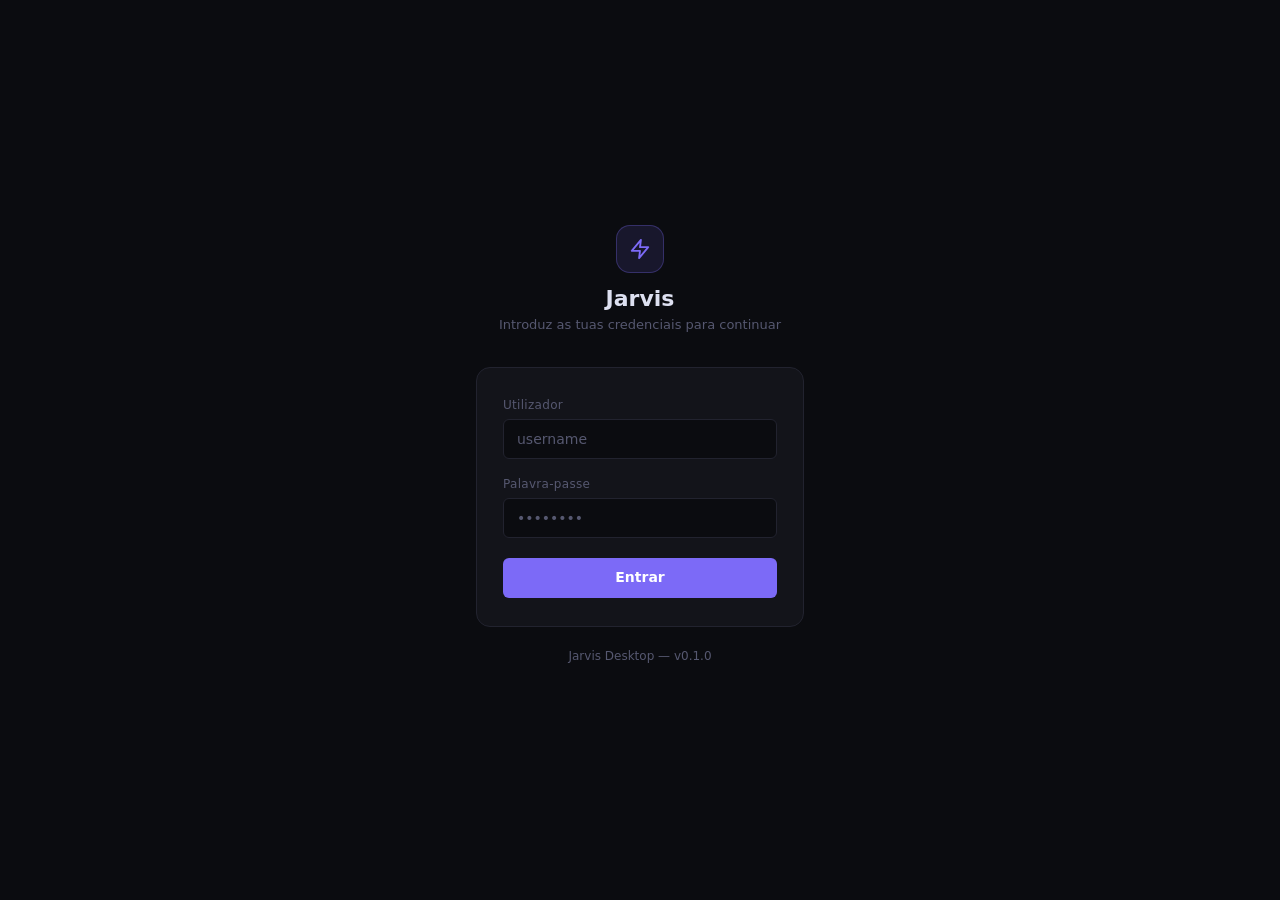
<file: jarvis-desktop-app/src/chat.html>
<!DOCTYPE html>
<html lang="pt">
<head>
  <meta charset="UTF-8" />
  <meta name="viewport" content="width=device-width, initial-scale=1.0" />
  <title>Jarvis - Chat</title>
  <link rel="stylesheet" href="https://maxcdn.bootstrapcdn.com/bootstrap/3.4.1/css/bootstrap.min.css" />
  <link rel="stylesheet" href="css/styles.css" />
  <link rel="stylesheet" href="css/sidebar.css" />
  <link rel="stylesheet" href="css/chat.css" />
</head>
<body class="app-layout">

<!-- SIDEBAR (injetada por sidebar.js) -->
<aside id="sidebar-mount"></aside>

<!-- MAIN -->
<main class="main">

  <div class="chat-header">
    <div class="dot"></div>
    <span class="title">Conversa</span>
    <span class="sub" id="header-user"></span>
  </div>

  <div id="messages">
    <div class="empty-state" id="empty-state">
      <svg viewBox="0 0 24 24" fill="none" stroke="currentColor" stroke-width="1.5"
           stroke-linecap="round" stroke-linejoin="round">
        <path d="M21 15a2 2 0 0 1-2 2H7l-4 4V5a2 2 0 0 1 2-2h14a2 2 0 0 1 2 2z"></path>
      </svg>
      Começa uma conversa com o Jarvis
    </div>
  </div>

  <div id="input-bar">
    <textarea id="msg-input" placeholder="Escreve uma mensagem…" rows="1"></textarea>
    <button id="send-btn">
      <svg viewBox="0 0 24 24" fill="none" stroke="currentColor" stroke-width="2"
           stroke-linecap="round" stroke-linejoin="round">
        <line x1="22" y1="2" x2="11" y2="13"></line>
        <polygon points="22 2 15 22 11 13 2 9 22 2"></polygon>
      </svg>
    </button>
  </div>

</main>

<script src="js/sidebar.js"></script>
<script src="js/chat.js"></script>
</body>
</html>
</file>
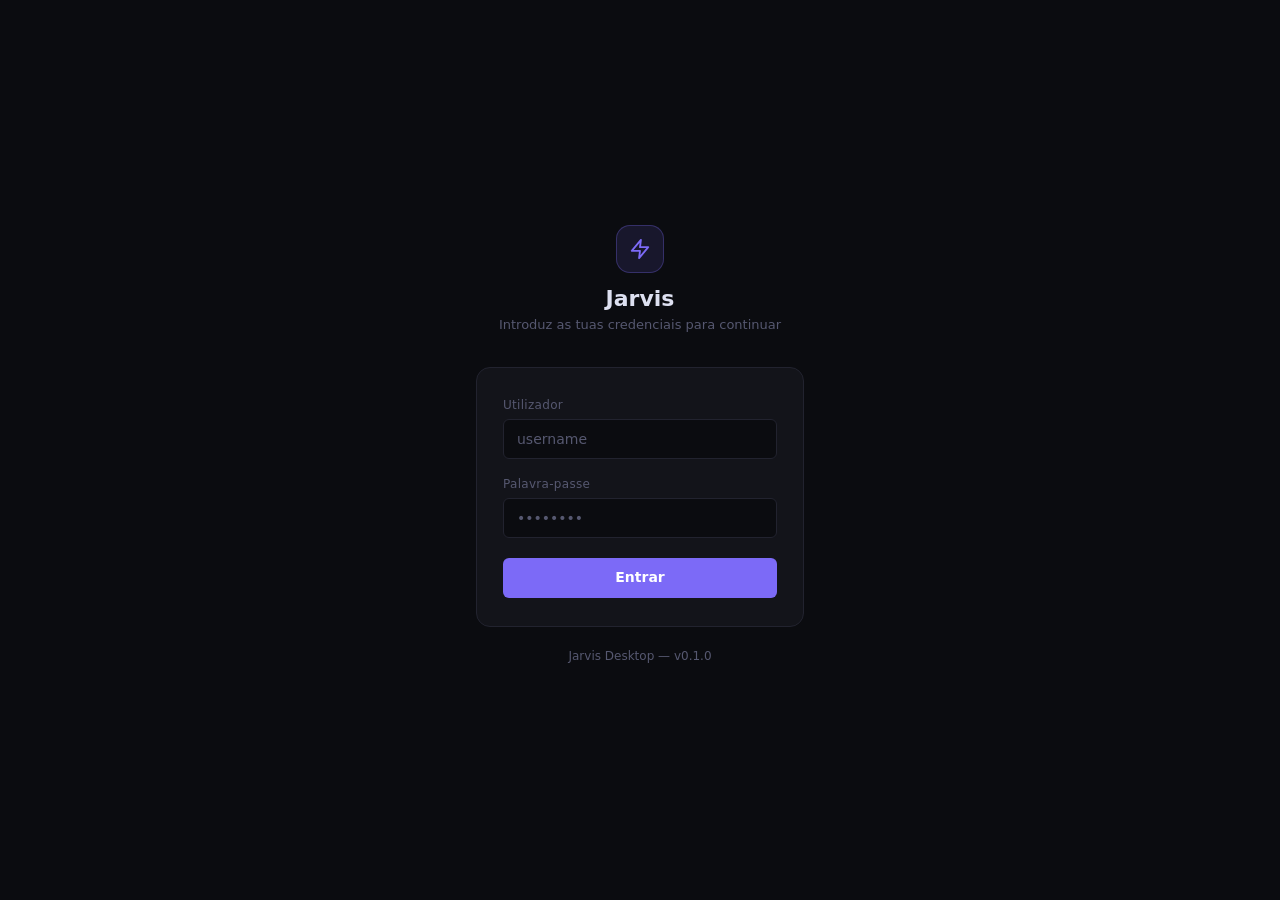
<file: jarvis-desktop-app/src/login.html>
<!DOCTYPE html>
<html lang="pt">
<head>
  <meta charset="UTF-8" />
  <meta name="viewport" content="width=device-width, initial-scale=1.0" />
  <title>Jarvis - Login</title>
  <link rel="stylesheet" href="https://maxcdn.bootstrapcdn.com/bootstrap/3.4.1/css/bootstrap.min.css" />
  <link rel="stylesheet" href="css/styles.css" />
  <link rel="stylesheet" href="css/login.css" />
</head>
<body class="page-login">

<div class="login-wrap">

  <div class="login-logo">
    <div class="icon brand-icon">
      <!-- bolt icon -->
      <svg viewBox="0 0 24 24" fill="none" stroke="currentColor" stroke-width="2"
           stroke-linecap="round" stroke-linejoin="round">
        <polygon points="13 2 3 14 12 14 11 22 21 10 12 10 13 2"></polygon>
      </svg>
    </div>
    <h1>Jarvis</h1>
    <p>Introduz as tuas credenciais para continuar</p>
  </div>

  <div class="login-card">

    <div id="error-banner" class="error-banner" style="margin-bottom:16px"></div>

    <div class="form-group">
      <label class="lbl" for="inp-user">Utilizador</label>
      <input
        id="inp-user"
        class="field"
        type="text"
        placeholder="username"
        autocomplete="off"
        autocorrect="off"
        spellcheck="false"
      />
    </div>

    <div class="form-group">
      <label class="lbl" for="inp-pass">Palavra-passe</label>
      <input
        id="inp-pass"
        class="field"
        type="password"
        placeholder="••••••••"
        autocomplete="new-password"
      />
    </div>

    <button class="btn-primary" id="login-btn">Entrar</button>

  </div>

  <p class="login-footer">Jarvis Desktop &mdash; v0.1.0</p>
</div>

<script src="js/login.js"></script>
</body>
</html>
</file>
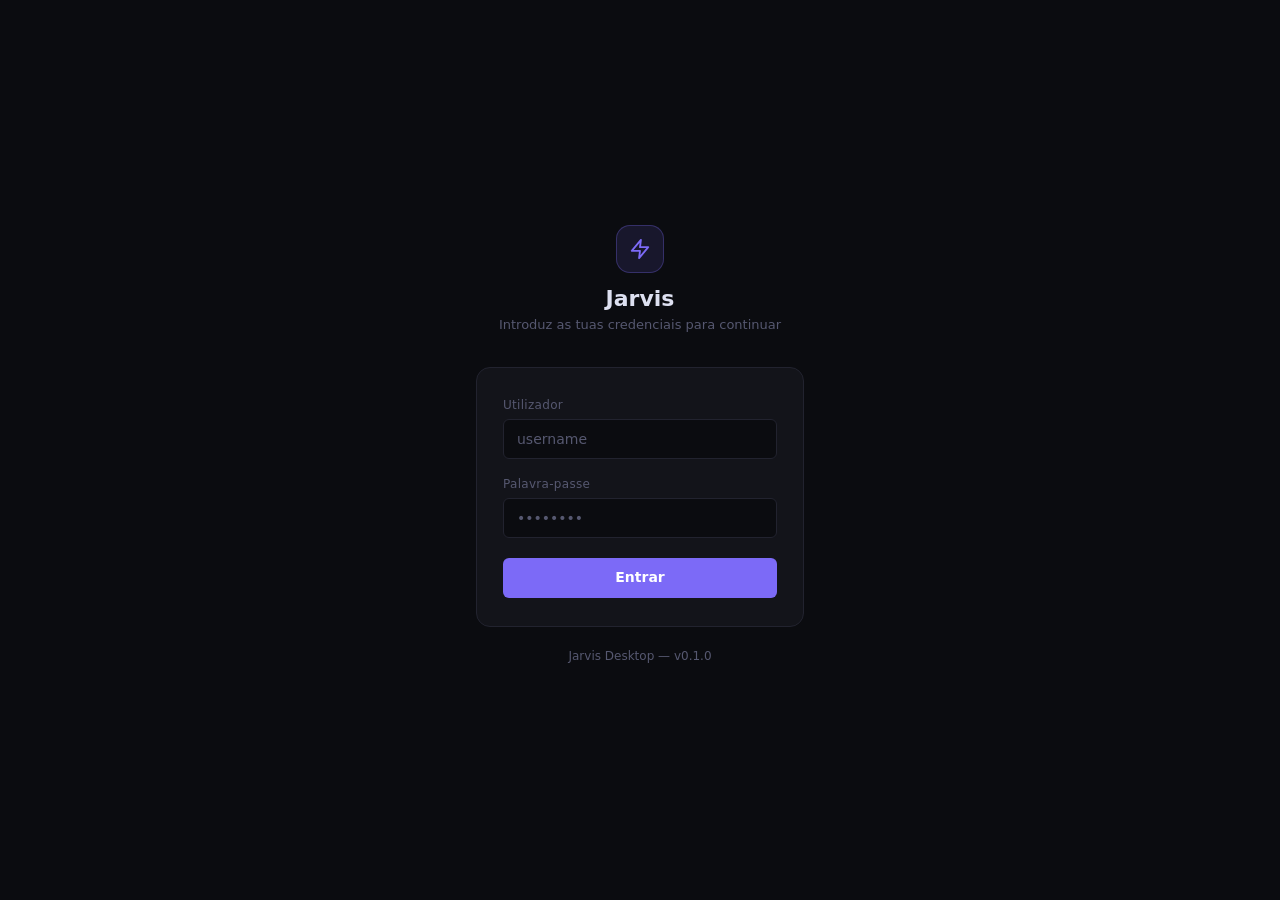
<file: jarvis-desktop-app/src/memory.html>
<!DOCTYPE html>
<html lang="pt">
<head>
  <meta charset="UTF-8" />
  <meta name="viewport" content="width=device-width, initial-scale=1.0" />
  <title>Jarvis - Memória</title>
  <link rel="stylesheet" href="https://maxcdn.bootstrapcdn.com/bootstrap/3.4.1/css/bootstrap.min.css" />
  <link rel="stylesheet" href="css/styles.css" />
  <link rel="stylesheet" href="css/sidebar.css" />
  <link rel="stylesheet" href="css/memory.css" />
</head>
<body class="app-layout">

<!-- SIDEBAR (injetada por sidebar.js) -->
<aside id="sidebar-mount"></aside>

<!-- MAIN -->
<main class="main">

  <div class="chat-header">
    <div class="dot"></div>
    <span class="title">Memória</span>
    <button id="refresh-btn" class="btn-ghost mem-refresh">
      <svg viewBox="0 0 24 24" fill="none" stroke="currentColor" stroke-width="2"
           stroke-linecap="round" stroke-linejoin="round">
        <polyline points="23 4 23 10 17 10"></polyline>
        <polyline points="1 20 1 14 7 14"></polyline>
        <path d="M3.51 9a9 9 0 0 1 14.85-3.36L23 10M1 14l4.64 4.36A9 9 0 0 0 20.49 15"></path>
      </svg>
      Atualizar
    </button>
  </div>

  <div id="memory-content">

    <section class="mem-section" id="section-conv">
      <div class="mem-section-header">
        <h3>Buffer de Conversa</h3>
        <span class="mem-count" id="count-conv">—</span>
      </div>
      <p class="mem-section-desc">Janela recente de trocas, limitada por número de mensagens.</p>
      <div class="mem-list" id="list-conv"></div>
    </section>

    <section class="mem-section" id="section-token">
      <div class="mem-section-header">
        <h3>Buffer de Tokens</h3>
        <span class="mem-count" id="count-token">—</span>
      </div>
      <p class="mem-section-desc">Janela intermédia, limitada por número de tokens, antes de ir para a memória de longo prazo.</p>
      <div class="mem-list" id="list-token"></div>
    </section>

    <section class="mem-section" id="section-longterm">
      <div class="mem-section-header">
        <h3>Memória de Longo Prazo</h3>
        <span class="mem-count" id="count-longterm">—</span>
      </div>
      <p class="mem-section-desc">Factos persistidos no mem0.</p>
      <div class="mem-list" id="list-longterm"></div>
    </section>

  </div>

</main>

<script src="js/sidebar.js"></script>
<script src="js/memory.js"></script>
</body>
</html>
</file>
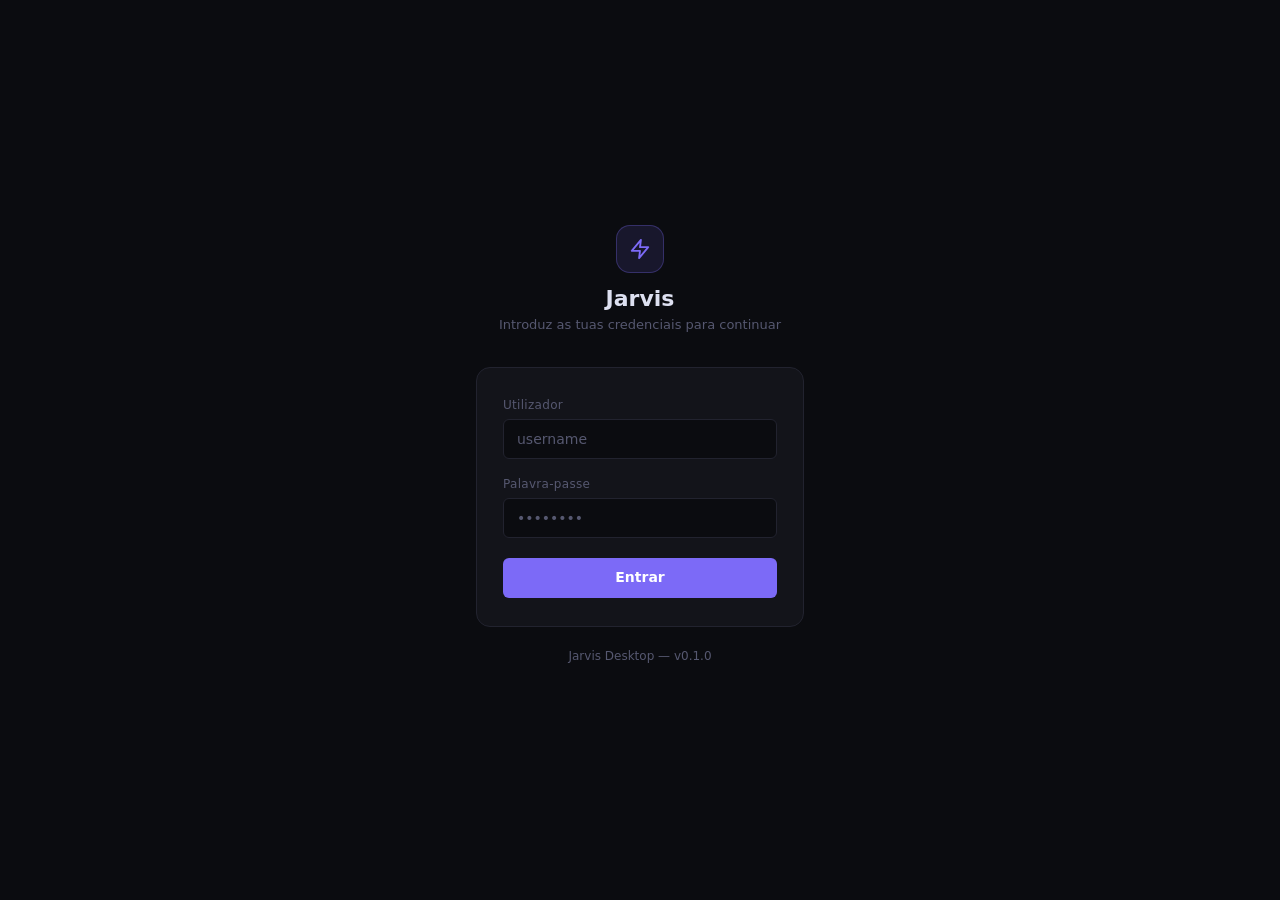
<file: jarvis-desktop-app/src/settings.html>
<!DOCTYPE html>
<html lang="pt">
<head>
  <meta charset="UTF-8" />
  <meta name="viewport" content="width=device-width, initial-scale=1.0" />
  <title>Jarvis - Definições</title>
  <link rel="stylesheet" href="https://maxcdn.bootstrapcdn.com/bootstrap/3.4.1/css/bootstrap.min.css" />
  <link rel="stylesheet" href="css/styles.css" />
  <link rel="stylesheet" href="css/sidebar.css" />
  <link rel="stylesheet" href="css/settings.css" />
</head>
<body class="app-layout">

<!-- SIDEBAR (injetada por sidebar.js) -->
<aside id="sidebar-mount"></aside>

<!-- MAIN -->
<main class="main">
  <div class="chat-header">
    <span class="title">Definições</span>
  </div>

  <div style="padding: 20px; color: var(--muted);">
    Conteúdo da página de definições aqui.
  </div>
</main>

<script src="js/sidebar.js"></script>
<script src="js/settings.js"></script>
</body>
</html>
</file>
<file: jarvis-desktop-app/src/css/styles.css>
/* RESET */
*, *::before, *::after { box-sizing: border-box; margin: 0; padding: 0; }

/* TOKENS */
:root {
  --bg:        #0b0c10;
  --surface:   #13141a;
  --surface2:  #1a1b24;
  --border:    #22232f;
  --accent:    #7c6af7;
  --accent-dk: #6254d4;
  --accent-lo: rgba(124,106,247,.12);
  --text:      #dde0f0;
  --muted:     #565870;
  --danger:    #e05c6a;
  --radius:    10px;
  --radius-sm: 6px;
}

/* BASE */
body {
  background: var(--bg);
  color: var(--text);
  font-family: 'Segoe UI', system-ui, -apple-system, sans-serif;
  font-size: 14px;
  line-height: 1.5;
  height: 100vh;
  overflow: hidden;
}

/* Scrollbar */
::-webkit-scrollbar { width: 5px; }
::-webkit-scrollbar-track { background: transparent; }
::-webkit-scrollbar-thumb { background: var(--border); border-radius: 3px; }

/* SHARED - INPUTS */
.field {
  width: 100%;
  background: var(--bg);
  border: 1px solid var(--border);
  color: var(--text);
  border-radius: var(--radius-sm);
  height: 40px;
  padding: 0 13px;
  font-size: 14px;
  transition: border-color .15s, box-shadow .15s;
  outline: none;
}
.field:focus {
  border-color: var(--accent);
  box-shadow: 0 0 0 3px rgba(124,106,247,.18);
}
.field::placeholder { color: var(--muted); }

/* SHARED - BUTTONS */
.btn-primary {
  background: var(--accent);
  border: none;
  color: #fff;
  font-weight: 600;
  font-size: 14px;
  height: 40px;
  border-radius: var(--radius-sm);
  cursor: pointer;
  transition: background .15s;
  width: 100%;
}
.btn-primary:hover  { background: var(--accent-dk); }
.btn-primary:active { opacity: .85; }

.btn-ghost {
  background: transparent;
  border: 1px solid var(--border);
  color: var(--muted);
  border-radius: var(--radius-sm);
  padding: 6px 14px;
  font-size: 12px;
  cursor: pointer;
  transition: .15s;
}
.btn-ghost:hover { border-color: var(--accent); color: var(--accent); }

/* SHARED - LABEL */
.lbl {
  display: block;
  font-size: 12px;
  color: var(--muted);
  margin-bottom: 5px;
  font-weight: 500;
  letter-spacing: .3px;
}

/* SHARED - ERROR BANNER */
.error-banner {
  background: rgba(224,92,106,.1);
  border: 1px solid rgba(224,92,106,.3);
  color: var(--danger);
  border-radius: var(--radius-sm);
  padding: 9px 13px;
  font-size: 13px;
  display: none;
}
.error-banner.show { display: block; }

/* SHARED - APP LAYOUT (páginas com sidebar) */
.app-layout {
  display: flex;
  flex-direction: row;
}
.main {
  flex: 1;
  display: flex;
  flex-direction: column;
  height: 100vh;
  overflow: hidden;
}

/* SHARED - BRAND ICON (index.html e login.html) */
.brand-icon {
  background: var(--accent-lo);
  border: 1px solid rgba(124,106,247,.3);
  border-radius: 14px;
  display: flex;
  align-items: center;
  justify-content: center;
}
.brand-icon svg { color: var(--accent); }
</file>
<file: jarvis-desktop-app/src/css/home.css>
body.page-home {
  display: flex;
  align-items: center;
  justify-content: center;
}

.home-wrap {
  text-align: center;
  display: flex;
  flex-direction: column;
  align-items: center;
}

.home-icon {
  width: 64px;
  height: 64px;
  border-radius: 18px;
  margin-bottom: 24px;
}
.home-icon svg { width: 28px; height: 28px; }

.home-wrap h1 {
  font-size: 36px;
  font-weight: 700;
  color: var(--text);
  letter-spacing: -1px;
  margin: 0 0 8px;
}
.home-wrap h1 span { color: var(--accent); }

.home-wrap .subtitle {
  font-size: 14px;
  color: var(--muted);
  margin: 0 0 36px;
}

.btn-start {
  background: var(--accent);
  border: none;
  color: #fff;
  font-weight: 600;
  font-size: 14px;
  padding: 11px 32px;
  border-radius: var(--radius-sm);
  cursor: pointer;
  transition: background .15s, transform .1s;
  text-decoration: none;
  display: inline-block;
}
.btn-start:hover  { background: var(--accent-dk); color: #fff; text-decoration: none; }
.btn-start:active { transform: scale(.97); }

.home-wrap .version {
  font-size: 11px;
  color: var(--muted);
  margin-top: 48px;
  opacity: .45;
}
</file>
<file: jarvis-desktop-app/src/css/sidebar.css>
/* Sidebar (componente partilhado) */
.sidebar {
  width: 220px;
  flex-shrink: 0;
  background: var(--surface);
  border-right: 1px solid var(--border);
  display: flex;
  flex-direction: column;
  height: 100vh;
  padding: 0;
}

.sidebar-brand {
  display: flex;
  align-items: center;
  gap: 10px;
  padding: 18px 16px 14px;
  border-bottom: 1px solid var(--border);
  flex-shrink: 0;
}
.sidebar-brand .icon {
  width: 32px;
  height: 32px;
  background: var(--accent-lo);
  border: 1px solid rgba(124,106,247,.3);
  border-radius: 8px;
  display: flex;
  align-items: center;
  justify-content: center;
  flex-shrink: 0;
}
.sidebar-brand .icon svg { width: 15px; height: 15px; color: var(--accent); }
.sidebar-brand .brand-text h2 {
  font-size: 15px;
  font-weight: 700;
  color: var(--text);
  line-height: 1;
  margin: 0 0 2px;
}
.sidebar-brand .brand-text span {
  font-size: 11px;
  color: var(--muted);
}

.sidebar-nav {
  flex: 1;
  overflow-y: auto;
  padding: 10px 8px;
}
.nav-label {
  font-size: 10px;
  font-weight: 600;
  letter-spacing: .8px;
  color: var(--muted);
  text-transform: uppercase;
  padding: 10px 8px 4px;
}
.nav-item {
  display: flex;
  align-items: center;
  gap: 10px;
  padding: 9px 10px;
  border-radius: var(--radius-sm);
  cursor: pointer;
  color: var(--muted);
  font-size: 13px;
  font-weight: 500;
  transition: background .12s, color .12s;
  user-select: none;
}
.nav-item svg { width: 15px; height: 15px; flex-shrink: 0; }
.nav-item:hover  { background: var(--surface2); color: var(--text); }
.nav-item.active { background: var(--accent-lo); color: var(--accent); }
.nav-item.active svg { color: var(--accent); }

.sidebar-footer {
  border-top: 1px solid var(--border);
  padding: 12px 12px;
  flex-shrink: 0;
}
.user-row {
  display: flex;
  align-items: center;
  gap: 9px;
  margin-bottom: 10px;
}
.user-avatar {
  width: 30px;
  height: 30px;
  background: var(--accent-lo);
  border: 1px solid rgba(124,106,247,.25);
  border-radius: 50%;
  display: flex;
  align-items: center;
  justify-content: center;
  font-size: 12px;
  font-weight: 700;
  color: var(--accent);
  flex-shrink: 0;
}
.user-info .user-name { font-size: 13px; font-weight: 600; color: var(--text); }
.user-info .user-status { font-size: 11px; color: var(--muted); }

.sidebar-footer .btn-ghost {
  width: 100%;
  display: flex;
  align-items: center;
  justify-content: center;
  gap: 6px;
  font-size: 12px;
}
.sidebar-footer .btn-ghost svg { width: 13px; height: 13px; }
</file>
<file: jarvis-desktop-app/src/css/chat.css>
/* Chat header */
.chat-header {
  background: var(--surface);
  border-bottom: 1px solid var(--border);
  padding: 12px 20px;
  display: flex;
  align-items: center;
  gap: 10px;
  flex-shrink: 0;
}
.chat-header .dot {
  width: 8px;
  height: 8px;
  background: #4caf7d;
  border-radius: 50%;
  flex-shrink: 0;
}
.chat-header .title { font-size: 14px; font-weight: 600; color: var(--text); }
.chat-header .sub   { font-size: 12px; color: var(--muted); margin-left: auto; }

/* Messages */
#messages {
  flex: 1;
  overflow-y: auto;
  padding: 20px 20px;
  display: flex;
  flex-direction: column;
  gap: 10px;
}

.empty-state {
  flex: 1;
  display: flex;
  flex-direction: column;
  align-items: center;
  justify-content: center;
  gap: 10px;
  color: var(--muted);
  font-size: 13px;
  pointer-events: none;
}
.empty-state svg { width: 32px; height: 32px; opacity: .3; }

.msg {
  max-width: 68%;
  padding: 11px 15px;
  border-radius: var(--radius);
  font-size: 14px;
  line-height: 1.55;
  word-break: break-word;
}
.msg.user {
  align-self: flex-end;
  background: #1b2547;
  border: 1px solid #263770;
  border-bottom-right-radius: 3px;
}
.msg.bot {
  align-self: flex-start;
  background: var(--surface2);
  border: 1px solid var(--border);
  border-bottom-left-radius: 3px;
}
.msg-tag {
  font-size: 11px;
  font-weight: 600;
  letter-spacing: .5px;
  text-transform: uppercase;
  margin-bottom: 5px;
}
.msg.user .msg-tag { color: #7a9ef7; }
.msg.bot  .msg-tag { color: var(--muted); }

/* Typing indicator */
.typing {
  align-self: flex-start;
  background: var(--surface2);
  border: 1px solid var(--border);
  border-radius: var(--radius);
  border-bottom-left-radius: 3px;
  padding: 13px 16px;
  display: flex;
  gap: 5px;
  align-items: center;
}
.typing span {
  width: 6px;
  height: 6px;
  background: var(--muted);
  border-radius: 50%;
  animation: bounce .85s infinite ease-in-out;
}
.typing span:nth-child(2) { animation-delay: .15s; }
.typing span:nth-child(3) { animation-delay: .30s; }
@keyframes bounce {
  0%,80%,100% { transform: translateY(0); }
  40%          { transform: translateY(-5px); }
}

/* Input bar */
#input-bar {
  background: var(--surface);
  border-top: 1px solid var(--border);
  padding: 12px 20px;
  display: flex;
  align-items: flex-end;
  gap: 10px;
  flex-shrink: 0;
}
#msg-input {
  flex: 1;
  background: var(--bg);
  border: 1px solid var(--border);
  color: var(--text);
  border-radius: var(--radius);
  padding: 10px 14px;
  font-size: 14px;
  resize: none;
  height: 42px;
  max-height: 130px;
  overflow-y: auto;
  line-height: 1.45;
  outline: none;
  transition: border-color .15s;
  font-family: inherit;
}
#msg-input:focus { border-color: var(--accent); }
#msg-input::placeholder { color: var(--muted); }

#send-btn {
  background: var(--accent);
  border: none;
  color: #fff;
  border-radius: var(--radius);
  width: 42px;
  height: 42px;
  display: flex;
  align-items: center;
  justify-content: center;
  cursor: pointer;
  flex-shrink: 0;
  transition: background .15s;
}
#send-btn:hover    { background: var(--accent-dk); }
#send-btn:disabled { background: var(--border); cursor: not-allowed; }
#send-btn svg { width: 17px; height: 17px; }
</file>
<file: jarvis-desktop-app/src/css/login.css>
body.page-login {
  display: flex;
  align-items: center;
  justify-content: center;
}

.login-wrap {
  width: 100%;
  max-width: 360px;
  padding: 0 16px;
}

.login-logo {
  text-align: center;
  margin-bottom: 32px;
}
.login-logo .icon {
  width: 48px;
  height: 48px;
  margin-bottom: 14px;
  display: inline-flex;
}
.login-logo .icon svg { width: 22px; height: 22px; }
.login-logo h1 {
  font-size: 22px;
  font-weight: 700;
  color: var(--text);
  margin: 0 0 4px;
}
.login-logo p {
  font-size: 13px;
  color: var(--muted);
}

.login-card {
  background: var(--surface);
  border: 1px solid var(--border);
  border-radius: 14px;
  padding: 28px 26px;
}

.form-group { margin-bottom: 16px; }
.form-group:last-of-type { margin-bottom: 20px; }

.divider {
  height: 1px;
  background: var(--border);
  margin: 20px 0;
}

.login-footer {
  text-align: center;
  font-size: 12px;
  color: var(--muted);
  margin-top: 20px;
}
</file>
<file: jarvis-desktop-app/src/css/memory.css>
/* Header refresh button */
.mem-refresh {
  margin-left: auto;
  display: flex;
  align-items: center;
  gap: 6px;
}
.mem-refresh svg { width: 13px; height: 13px; }
.mem-refresh.spinning svg { animation: mem-spin .7s linear infinite; }
@keyframes mem-spin {
  from { transform: rotate(0deg); }
  to   { transform: rotate(360deg); }
}

/* Content */
#memory-content {
  flex: 1;
  overflow-y: auto;
  padding: 20px;
  display: flex;
  flex-direction: column;
  gap: 26px;
}

.mem-section-header {
  display: flex;
  align-items: baseline;
  gap: 10px;
}
.mem-section-header h3 {
  font-size: 13px;
  font-weight: 600;
  color: var(--text);
  text-transform: uppercase;
  letter-spacing: .4px;
}
.mem-count {
  font-size: 11px;
  color: var(--muted);
  background: var(--surface2);
  border: 1px solid var(--border);
  border-radius: 999px;
  padding: 1px 9px;
}
.mem-section-desc {
  font-size: 12px;
  color: var(--muted);
  margin-top: 3px;
  margin-bottom: 12px;
}

.mem-list {
  display: flex;
  flex-direction: column;
  gap: 8px;
}

/* Empty / loading / error state per section */
.mem-empty, .mem-loading, .mem-error {
  font-size: 13px;
  color: var(--muted);
  padding: 14px 15px;
  border: 1px dashed var(--border);
  border-radius: var(--radius);
}
.mem-error {
  color: var(--danger);
  border-color: rgba(224,92,106,.3);
  background: rgba(224,92,106,.08);
  border-style: solid;
}

/* Exchange card (question/answer) */
.mem-exchange {
  background: var(--surface);
  border: 1px solid var(--border);
  border-radius: var(--radius);
  overflow: hidden;
}
.mem-exchange .mem-row {
  padding: 10px 15px;
  font-size: 13px;
  line-height: 1.5;
  word-break: break-word;
}
.mem-exchange .mem-row + .mem-row {
  border-top: 1px solid var(--border);
}
.mem-exchange .mem-role {
  display: block;
  font-size: 10px;
  font-weight: 600;
  letter-spacing: .5px;
  text-transform: uppercase;
  margin-bottom: 4px;
}
.mem-exchange .mem-row.q { background: var(--surface); }
.mem-exchange .mem-row.q .mem-role { color: #7a9ef7; }
.mem-exchange .mem-row.a { background: var(--surface2); }
.mem-exchange .mem-row.a .mem-role { color: var(--muted); }

/* Long-term memory card */
.mem-fact {
  background: var(--surface);
  border: 1px solid var(--border);
  border-left: 3px solid var(--accent);
  border-radius: var(--radius);
  padding: 11px 15px;
  font-size: 13px;
  line-height: 1.5;
}
.mem-fact-meta {
  margin-top: 6px;
  font-size: 11px;
  color: var(--muted);
}
.mem-fact pre {
  white-space: pre-wrap;
  word-break: break-word;
  font-family: 'Consolas', 'Menlo', monospace;
  font-size: 12px;
  color: var(--text);
}
</file>
<file: jarvis-desktop-app/src/css/settings.css>
/* Estilos específicos da página de Definições podem ir aqui */
.chat-header {
  background: var(--surface);
  border-bottom: 1px solid var(--border);
  padding: 12px 20px;
  display: flex;
  align-items: center;
  gap: 10px;
  flex-shrink: 0;
}
.chat-header .title { font-size: 14px; font-weight: 600; color: var(--text); }
</file>
